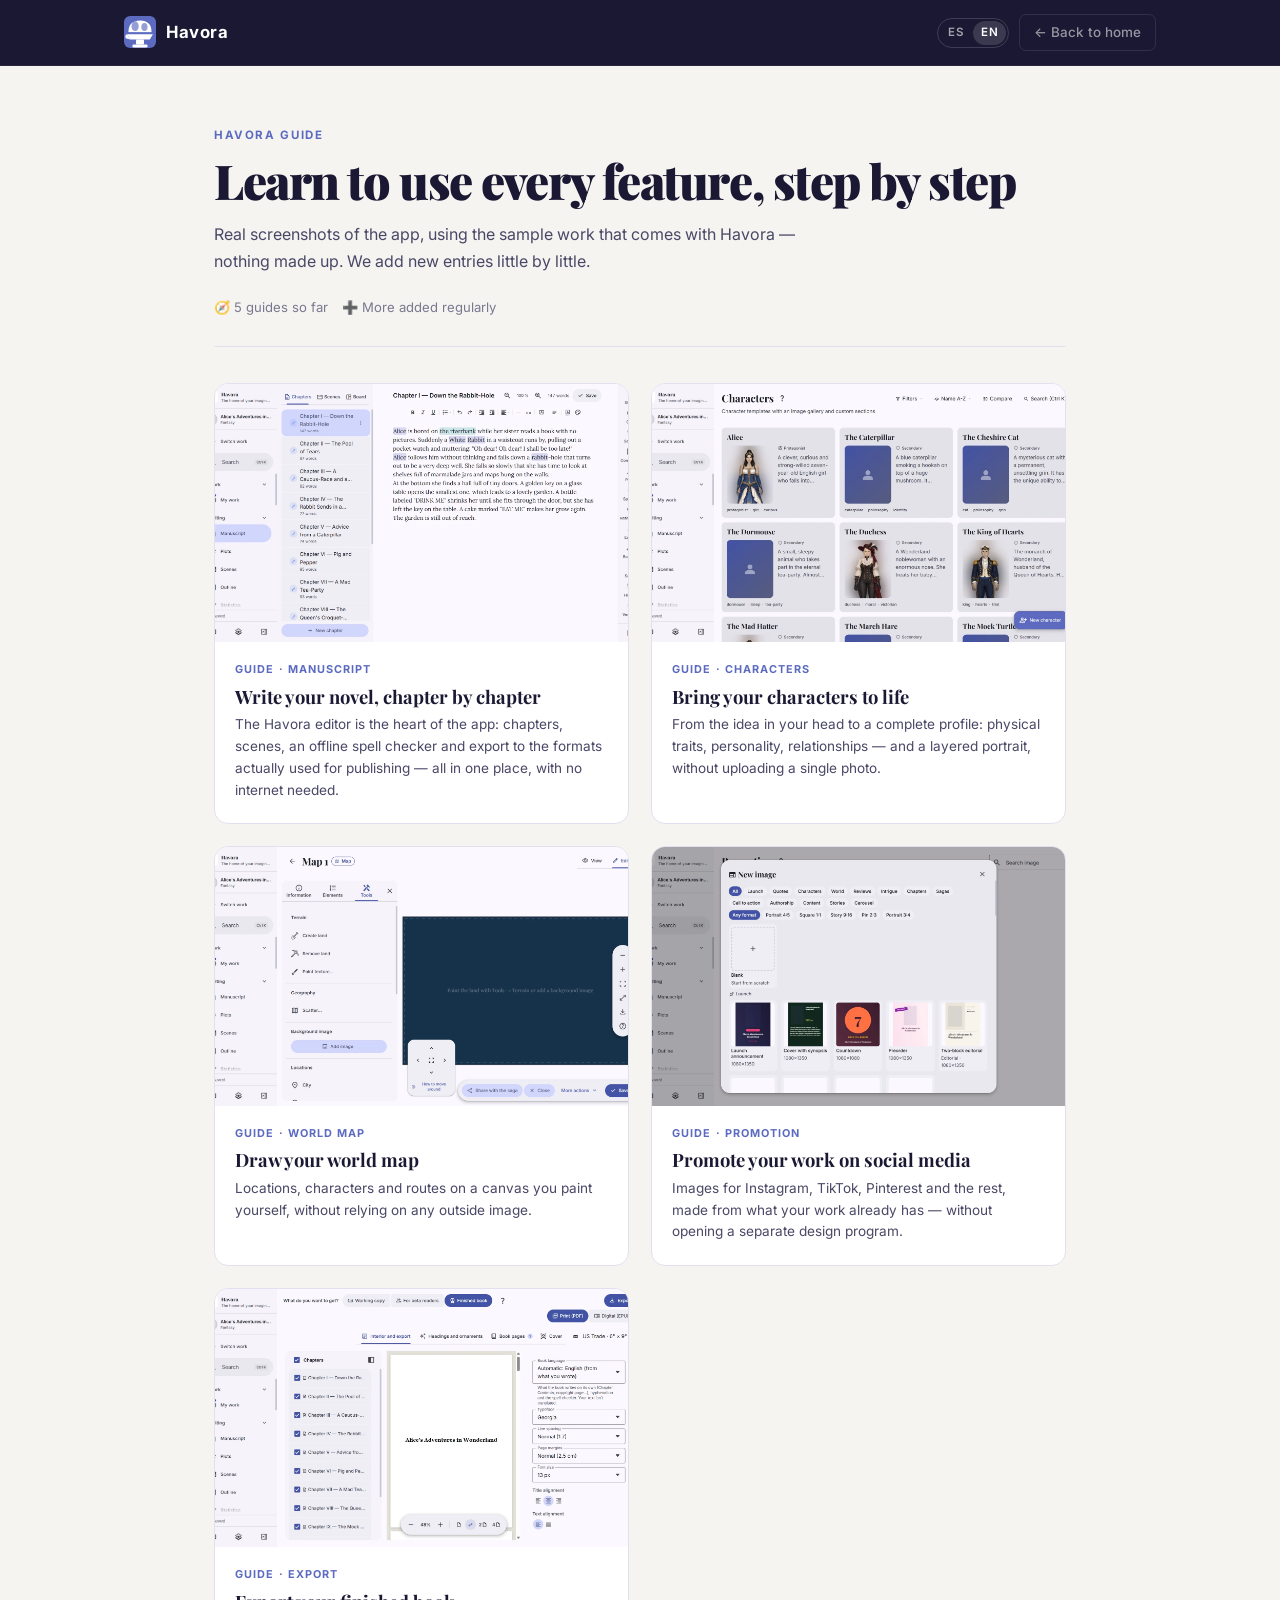
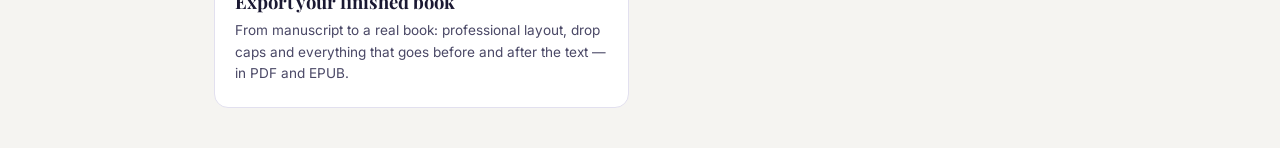
<file: guia/index.html>
<!DOCTYPE html>
<html lang="es">
<head>
<meta charset="UTF-8">
<meta name="viewport" content="width=device-width, initial-scale=1.0">
<title>Guía de Havora — aprende a usar cada función, paso a paso</title>
<meta name="description" content="Guía ilustrada de Havora: cómo escribir tu novela, crear personajes, dibujar tu mapa, promocionar tu obra y exportar tu libro terminado.">
<link rel="icon" type="image/png" href="../assets/logo.png">
<link rel="preconnect" href="https://fonts.googleapis.com">
<link rel="preconnect" href="https://fonts.gstatic.com" crossorigin>
<link href="https://fonts.googleapis.com/css2?family=Playfair+Display:wght@700;900&family=Inter:wght@400;500;600;700&display=swap" rel="stylesheet">
<style>
:root{--bg:#f5f4f1;--bg2:#ffffff;--bg3:#f0eff9;--accent:#5c6bc0;--accent-h:#7e57c2;--text:#1a1832;--text2:#4a4866;--muted:#7a788f;--border:#e2e0ef;--sidebar:#1a1832;--r:12px;--serif:'Playfair Display',Georgia,serif;--sans:'Inter',system-ui,sans-serif}
@media(prefers-color-scheme:dark){:root:not([data-theme=light]){--bg:#0f0e1a;--bg2:#1a1832;--bg3:#221f38;--accent:#7c88d4;--accent-h:#9b83da;--text:#eceaf8;--text2:#b0adc8;--muted:#8c89a8;--border:#2d2a4a}}
:root[data-theme=dark]{--bg:#0f0e1a;--bg2:#1a1832;--bg3:#221f38;--accent:#7c88d4;--accent-h:#9b83da;--text:#eceaf8;--text2:#b0adc8;--muted:#8c89a8;--border:#2d2a4a}
:root[data-theme=light]{--bg:#f5f4f1;--bg2:#ffffff;--bg3:#f0eff9;--accent:#5c6bc0;--text:#1a1832;--text2:#4a4866;--muted:#7a788f;--border:#e2e0ef}
*,*::before,*::after{box-sizing:border-box;margin:0;padding:0}
html{scroll-behavior:smooth}
body{font-family:var(--sans);background:var(--bg);color:var(--text);line-height:1.7;font-size:1rem}
img{max-width:100%;display:block}
a{color:var(--accent);text-decoration:none}
a:hover{color:var(--accent-h)}

nav{background:var(--sidebar);border-bottom:1px solid rgba(255,255,255,.06);padding:14px 0;position:sticky;top:0;z-index:100}
.nav-inner{display:flex;align-items:center;justify-content:space-between;max-width:1080px;margin:0 auto;padding:0 24px;gap:16px}
.nav-logo{display:flex;align-items:center;gap:10px;color:#fff;font-family:var(--sans);font-size:1.05rem;font-weight:700;letter-spacing:.03em;text-decoration:none}
.wf-icon{width:32px;height:32px;flex-shrink:0;display:block}
.btn-nav-back{color:rgba(255,255,255,.55);font-size:.84rem;font-weight:500;padding:6px 14px;border-radius:7px;border:1px solid rgba(255,255,255,.1);transition:all .15s;text-decoration:none;display:inline-flex;align-items:center;gap:6px}
.btn-nav-back:hover{color:#fff;border-color:rgba(255,255,255,.25)}

.doc{max-width:760px;margin:0 auto;padding:60px 24px 40px}
.doc-eyebrow{font-size:.72rem;font-weight:700;letter-spacing:.14em;text-transform:uppercase;color:var(--accent);margin-bottom:10px}
.doc-title{font-family:var(--serif);font-size:clamp(2rem,4.5vw,3rem);font-weight:900;letter-spacing:-.03em;line-height:1.08;margin-bottom:14px;color:var(--text);text-wrap:balance}
.doc-sub{font-size:1rem;color:var(--text2);margin-bottom:8px;line-height:1.7;max-width:620px}
.doc-meta{display:flex;gap:14px;flex-wrap:wrap;font-size:.82rem;color:var(--muted);margin:20px 0 44px;padding-bottom:28px;border-bottom:1px solid var(--border)}
.doc-meta span{display:inline-flex;align-items:center;gap:6px}

.g-step{display:flex;flex-direction:column;gap:18px;margin-bottom:56px}
.g-step-num{font-family:var(--serif);font-size:.85rem;font-weight:700;color:var(--accent);letter-spacing:.06em}
.g-step h2{font-family:var(--serif);font-size:1.5rem;font-weight:700;letter-spacing:-.01em;color:var(--text);margin:2px 0 4px;line-height:1.25}
.g-step p{font-size:.97rem;color:var(--text2);line-height:1.75;max-width:640px}
.g-step p+p{margin-top:10px}
.g-shot{margin:6px auto 0;max-width:680px;width:100%}
/* barra de ventana estilo Windows (Havora solo existe para Windows y Android): título a la izquierda, minimizar/maximizar/cerrar a la derecha */
.g-chrome{background:var(--sidebar);border-radius:10px 10px 0 0;height:30px;padding-left:12px;display:flex;align-items:center;justify-content:space-between;border:1px solid rgba(255,255,255,.08);border-bottom:none;color:rgba(255,255,255,.72)}
.g-title{font-size:.7rem;letter-spacing:.01em}
.g-win{display:flex;height:100%}
.g-win i{position:relative;display:block;width:40px;height:100%}
.g-min::before{content:"";position:absolute;left:15px;top:50%;width:10px;height:1px;background:currentColor}
.g-max::before{content:"";position:absolute;left:15px;top:50%;width:8px;height:8px;margin-top:-5px;border:1px solid currentColor;border-radius:1.5px}
.g-close::before,.g-close::after{content:"";position:absolute;left:14px;top:50%;width:12px;height:1px;background:currentColor;transform:rotate(45deg)}
.g-close::after{transform:rotate(-45deg)}

.g-imgwrap{border:1px solid rgba(255,255,255,.08);border-top:none;border-radius:0 0 10px 10px;overflow:hidden;background:var(--bg3);box-shadow:0 16px 40px -20px rgba(0,0,0,.35)}
.g-imgwrap img{width:100%;height:auto;display:block}
.g-shots-pair{display:flex;gap:16px;flex-wrap:wrap;max-width:680px;margin:6px auto 0}
.g-shots-pair .g-shot{flex:1 1 300px;max-width:none;margin:0}

.g-tip{background:color-mix(in srgb,var(--accent) 9%,transparent);border-left:3px solid var(--accent);padding:14px 18px;border-radius:0 var(--r) var(--r) 0;margin:0 0 44px;font-size:.9rem;color:var(--text2);line-height:1.65;max-width:640px}
.g-tip b{color:var(--text)}

.g-cta{max-width:680px;margin:8px auto 0;padding:36px 32px;border-radius:16px;background:var(--bg3);text-align:center}
.g-cta h3{font-family:var(--serif);font-size:1.4rem;font-weight:700;color:var(--text);margin-bottom:8px}
.g-cta p{font-size:.92rem;color:var(--text2);margin-bottom:20px}
.btn-primary{background:var(--accent);color:#fff!important;font-weight:600;font-size:.9rem;padding:12px 24px;border-radius:7px;border:none;cursor:pointer;transition:background .15s,transform .15s;display:inline-block}
.btn-primary:hover{background:var(--accent-h);transform:translateY(-1px)}

.g-more{max-width:680px;margin:56px auto 0;padding-top:28px;border-top:1px solid var(--border);display:flex;justify-content:space-between;flex-wrap:wrap;gap:14px;font-size:.88rem}
.g-more a{color:var(--text2);font-weight:600}
.g-more a:hover{color:var(--accent)}

@media(max-width:640px){.doc{padding:40px 18px 30px}.g-cta{padding:28px 20px}}
</style>
<style>
.g-grid{display:grid;grid-template-columns:1fr 1fr;gap:22px;margin-top:8px}
.g-card{display:flex;flex-direction:column;background:var(--bg2);border:1px solid var(--border);border-radius:14px;overflow:hidden;transition:transform .15s,box-shadow .15s}
.g-card:hover{transform:translateY(-3px);box-shadow:0 14px 32px -18px rgba(0,0,0,.3)}
.g-card-img{aspect-ratio:16/10;overflow:hidden;background:var(--bg3)}
.g-card-img img{width:100%;height:100%;object-fit:cover;object-position:top}
.g-card-body{padding:18px 20px 22px}
.g-card-eyebrow{font-size:.68rem;font-weight:700;letter-spacing:.1em;text-transform:uppercase;color:var(--accent);margin-bottom:6px}
.g-card-body h3{font-family:var(--serif);font-size:1.15rem;font-weight:700;color:var(--text);margin-bottom:6px;line-height:1.3}
.g-card-body p{font-size:.85rem;color:var(--text2);line-height:1.6}
@media(max-width:640px){.g-grid{grid-template-columns:1fr}}
</style>
<link rel="stylesheet" href="../css/stores.css">
</head>
<body>
<nav>
  <div class="nav-inner">
    <a href="../index.html" class="nav-logo">
      <svg class="wf-icon logo-svg" viewBox="0 0 36 36" xmlns="http://www.w3.org/2000/svg">
        <rect width="36" height="36" rx="7" fill="#5c6bc0"/>
        <path d="M5,18 Q5,5 18,5 Q31,5 31,18 Z" fill="white"/>
        <ellipse cx="12.5" cy="11.5" rx="4" ry="5.5" fill="#5c6bc0" opacity="0.65"/>
        <ellipse cx="23" cy="12.5" rx="3.5" ry="4.5" fill="#5c6bc0" opacity="0.65"/>
        <line x1="5" y1="18" x2="31" y2="18" stroke="rgba(255,255,255,.35)" stroke-width="0.8"/>
        <path d="M3.5,20.5 L32.5,20.5 L29,26.5 L7,26.5 Z" fill="white"/>
        <path d="M3.5,20.5 Q0.5,21.5 2,25 L7,26.5 Z" fill="white"/>
        <rect x="13.5" y="26.5" width="9" height="5.5" rx="1" fill="white"/>
        <rect x="9.5" y="32" width="17" height="3.5" rx="1.5" fill="white"/>
      </svg>
      <img class="wf-icon logo-png" src="../assets/logo.png" alt="" style="display:none;border-radius:7px">
      Havora
    </a>
    <div style="display:flex;align-items:center;gap:10px"><span data-lang-switch></span><a href="../index.html" class="btn-nav-back">← Volver al inicio</a></div>
  </div>
</nav>
<div class="doc" style="max-width:900px">
  <div class="doc-eyebrow">GUÍA DE HAVORA</div>
  <h1 class="doc-title">Aprende a usar cada función, paso a paso</h1>
  <p class="doc-sub">Capturas reales de la app, con la obra de ejemplo que ya trae Havora — sin inventar nada. Vamos sumando una entrada nueva de a poco.</p>
  <div class="doc-meta" style="margin-bottom:36px"><span>🧭 5 guías por ahora</span><span>➕ Se agregan más seguido</span></div>
  <div class="g-grid">
<a href="escribe-tu-novela.html" class="g-card">
    <div class="g-card-img"><img src="../assets/guia/ms-editor.webp" data-src-en="../assets/guia/ms-editor-en.webp" alt="Escribe tu novela, capítulo a capítulo" loading="lazy"></div>
    <div class="g-card-body"><div class="g-card-eyebrow">GUÍA · MANUSCRITO</div><h3>Escribe tu novela, capítulo a capítulo</h3><p>El editor de Havora es el centro de la app: capítulos, escenas, corrector ortográfico offline y exportación a los formatos que de verdad se usan para publicar — todo en un mismo lugar, sin depender de internet.</p></div>
  </a>
<a href="crea-personajes.html" class="g-card">
    <div class="g-card-img"><img src="../assets/guia/char-grid.webp" data-src-en="../assets/guia/char-grid-en.webp" alt="Da vida a tus personajes" loading="lazy"></div>
    <div class="g-card-body"><div class="g-card-eyebrow">GUÍA · PERSONAJES</div><h3>Da vida a tus personajes</h3><p>De la idea en tu cabeza a una ficha completa: rasgos físicos, personalidad, relaciones — y un retrato armado por capas, sin subir ninguna foto.</p></div>
  </a>
<a href="dibuja-tu-mapa.html" class="g-card">
    <div class="g-card-img"><img src="../assets/guia/map-edit-empty.webp" data-src-en="../assets/guia/map-edit-empty-en.webp" alt="Dibuja el mapa de tu mundo" loading="lazy"></div>
    <div class="g-card-body"><div class="g-card-eyebrow">GUÍA · MAPA DEL MUNDO</div><h3>Dibuja el mapa de tu mundo</h3><p>Locaciones, personajes y rutas sobre un lienzo que pintas tú mismo, sin depender de ninguna imagen externa.</p></div>
  </a>
<a href="promociona-tu-obra.html" class="g-card">
    <div class="g-card-img"><img src="../assets/guia/promo-templates.webp" data-src-en="../assets/guia/promo-templates-en.webp" alt="Promociona tu obra en redes" loading="lazy"></div>
    <div class="g-card-body"><div class="g-card-eyebrow">GUÍA · PROMOCIÓN</div><h3>Promociona tu obra en redes</h3><p>Imágenes para Instagram, TikTok, Pinterest y el resto, armadas con lo que ya tiene tu obra — sin abrir ningún programa de diseño aparte.</p></div>
  </a>
<a href="exporta-tu-libro.html" class="g-card">
    <div class="g-card-img"><img src="../assets/guia/ms-export.webp" data-src-en="../assets/guia/ms-export-en.webp" alt="Exporta tu libro terminado" loading="lazy"></div>
    <div class="g-card-body"><div class="g-card-eyebrow">GUÍA · EXPORTAR</div><h3>Exporta tu libro terminado</h3><p>De manuscrito a libro real: maquetación editorial, letra capital y todo lo que va antes y después del texto — en PDF y EPUB.</p></div>
  </a>
  </div>
</div>
<!-- Idioma (español / inglés): ver js/i18n.js -->
<script src="../js/i18n-en.js"></script>
<script src="../js/i18n.js"></script>
</body>
</html>
</file>
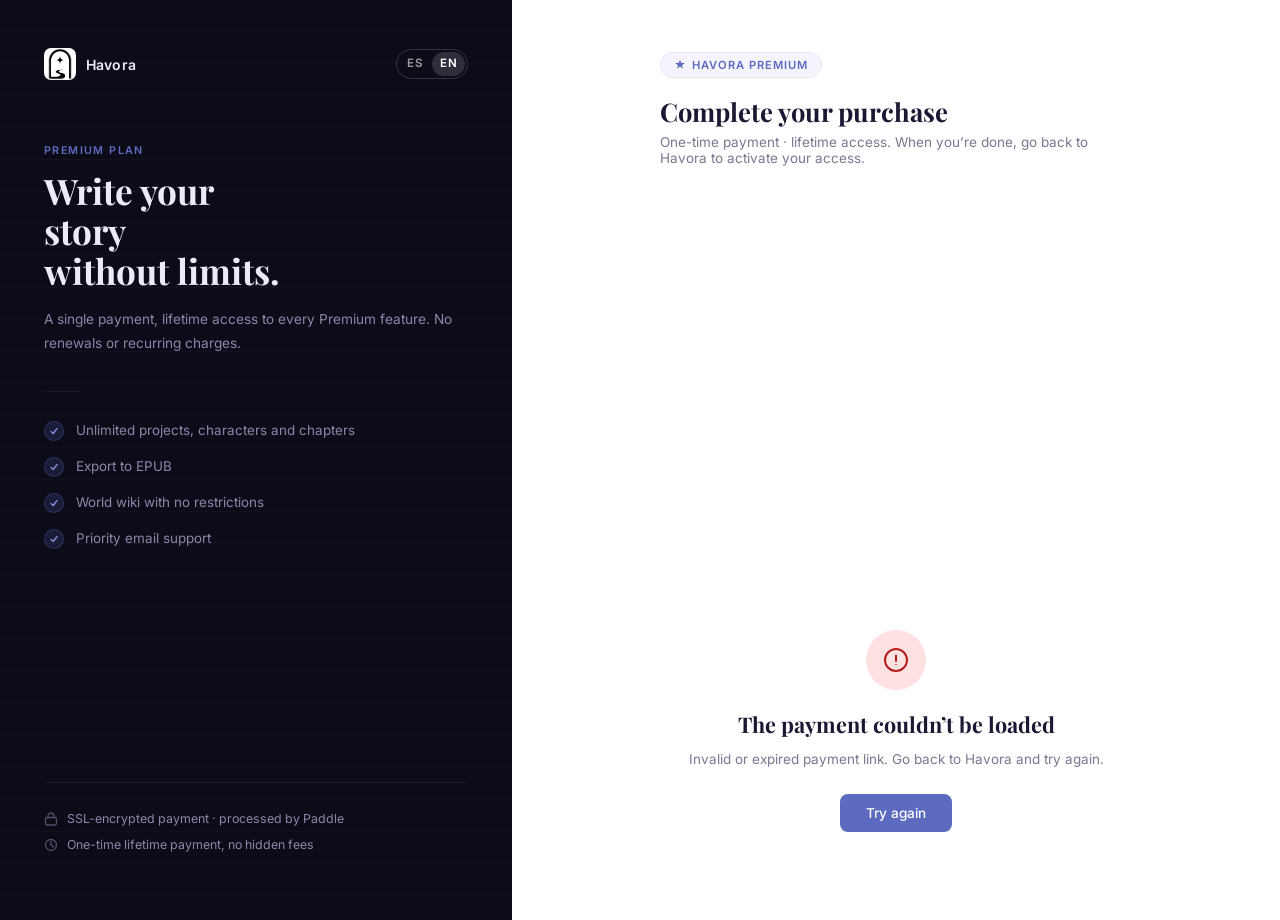
<file: checkout.html>
<!DOCTYPE html>
<html lang="es">
<head>
<meta charset="UTF-8">
<meta name="viewport" content="width=device-width, initial-scale=1.0">
<title>Havora Premium — Pago seguro</title>
<meta name="robots" content="noindex">
<link rel="icon" type="image/png" href="assets/logo.png">
<link rel="preconnect" href="https://fonts.googleapis.com">
<link rel="preconnect" href="https://fonts.gstatic.com" crossorigin>
<link href="https://fonts.googleapis.com/css2?family=Playfair+Display:wght@700&family=Inter:wght@400;500;600&display=swap" rel="stylesheet">
<style>

/* ── RESET ────────────────────────────────────────────── */
*,*::before,*::after { box-sizing: border-box; margin: 0; padding: 0; }

/* ── TOKENS ───────────────────────────────────────────── */
:root {
  --dark:         #0c0b18;
  --accent:       #5c6bc0;
  --accent-glow:  rgba(92,107,192,0.18);
  --panel-text:   #eceaf8;
  --panel-muted:  #8a87aa;
  --panel-dim:    rgba(255,255,255,0.06);

  --form-bg:      #ffffff;
  --form-text:    #1a1832;
  --form-muted:   #7a788f;
  --form-subtle:  #f5f4fc;
  --form-border:  #e8e6f4;

  --success:      #1a7a4a;
  --success-bg:   #dcf5e7;
  --error:        #b91c1c;
  --error-bg:     #fee2e2;

  --serif: 'Playfair Display', Georgia, serif;
  --sans:  'Inter', system-ui, sans-serif;
}

/* ── BASE ─────────────────────────────────────────────── */
html, body { height: 100%; }
body {
  font-family: var(--sans);
  background: var(--dark);
  color: var(--form-text);
  -webkit-font-smoothing: antialiased;
}

/* ── SPLIT LAYOUT ─────────────────────────────────────── */
.layout {
  display: flex;
  min-height: 100vh;
}

/* ── LEFT PANEL ───────────────────────────────────────── */
.panel-left {
  width: 40%;
  min-width: 300px;
  background: var(--dark);
  /* Subtle notebook-line texture — connects payment to the writing experience */
  background-image: repeating-linear-gradient(
    transparent,
    transparent 31px,
    rgba(255,255,255,0.022) 31px,
    rgba(255,255,255,0.022) 32px
  );
  padding: 48px 44px;
  display: flex;
  flex-direction: column;
  position: sticky;
  top: 0;
  height: 100vh;
  overflow: hidden;
}

.brand {
  display: flex;
  align-items: center;
  gap: 10px;
  margin-bottom: 64px;
}
.brand img {
  width: 32px;
  height: 32px;
  border-radius: 7px;
  object-fit: cover;
}
.brand-name {
  font-size: .875rem;
  font-weight: 600;
  color: var(--panel-text);
  letter-spacing: .01em;
}

.eyebrow {
  font-size: .67rem;
  font-weight: 600;
  letter-spacing: .13em;
  text-transform: uppercase;
  color: var(--accent);
  margin-bottom: 14px;
}

.panel-heading {
  font-family: var(--serif);
  font-size: 2.2rem;
  line-height: 1.13;
  color: var(--panel-text);
  margin-bottom: 18px;
}

.panel-sub {
  font-size: .855rem;
  line-height: 1.7;
  color: var(--panel-muted);
  margin-bottom: 36px;
}

.rule {
  width: 36px;
  height: 1px;
  background: var(--panel-dim);
  margin-bottom: 28px;
}

/* Feature list */
.features {
  list-style: none;
  display: flex;
  flex-direction: column;
  gap: 15px;
  flex: 1;
}
.features li {
  display: flex;
  align-items: flex-start;
  gap: 12px;
  font-size: .84rem;
  color: var(--panel-muted);
  line-height: 1.5;
}
.feat-dot {
  flex-shrink: 0;
  width: 20px;
  height: 20px;
  border-radius: 50%;
  background: var(--accent-glow);
  border: 1px solid rgba(92,107,192,0.3);
  display: flex;
  align-items: center;
  justify-content: center;
  margin-top: 1px;
}
.feat-dot svg { display: block; }

/* Trust block */
.trust {
  margin-top: auto;
  padding-top: 28px;
  border-top: 1px solid var(--panel-dim);
  display: flex;
  flex-direction: column;
  gap: 11px;
}
.trust-row {
  display: flex;
  align-items: center;
  gap: 9px;
  font-size: .775rem;
  color: var(--panel-muted);
}
.trust-row svg { flex-shrink: 0; opacity: .55; }

/* ── RIGHT PANEL ──────────────────────────────────────── */
.panel-right {
  flex: 1;
  background: var(--form-bg);
  display: flex;
  justify-content: center;
  overflow-y: auto;
  min-height: 100vh;
}

.form-wrap {
  width: 100%;
  max-width: 560px;
  padding: 52px 44px 64px;
  display: flex;
  flex-direction: column;
}

/* Plan badge */
.plan-badge {
  display: inline-flex;
  align-items: center;
  gap: 6px;
  background: var(--form-subtle);
  color: var(--accent);
  font-size: .7rem;
  font-weight: 600;
  letter-spacing: .09em;
  text-transform: uppercase;
  padding: 5px 13px;
  border-radius: 20px;
  border: 1px solid var(--form-border);
  width: fit-content;
  margin-bottom: 18px;
}

.form-heading {
  font-family: var(--serif);
  font-size: 1.6rem;
  color: var(--form-text);
  line-height: 1.2;
  margin-bottom: 7px;
}

.form-sub {
  font-size: .845rem;
  color: var(--form-muted);
  margin-bottom: 32px;
}

/* Paddle target + states */
#paddle-checkout-container {
  width: 100%;
  min-height: 420px;
}

/* Loading */
#loadingState {
  display: flex;
  flex-direction: column;
  align-items: center;
  justify-content: center;
  gap: 18px;
  min-height: 360px;
}

.spinner {
  width: 40px;
  height: 40px;
  border-radius: 50%;
  border: 2.5px solid var(--form-border);
  border-top-color: var(--accent);
  animation: spin .75s linear infinite;
}
@keyframes spin { to { transform: rotate(360deg); } }

.loading-text {
  font-size: .845rem;
  color: var(--form-muted);
}
.dots span {
  animation: blink 1.4s ease-in-out infinite;
  opacity: 0;
}
.dots span:nth-child(2) { animation-delay: .2s; }
.dots span:nth-child(3) { animation-delay: .4s; }
@keyframes blink { 0%,80%,100%{opacity:0} 40%{opacity:1} }

/* Success */
#successState {
  display: none;
  text-align: center;
  padding: 12px 0 24px;
  animation: fadeUp .4s ease both;
}
@keyframes fadeUp {
  from { opacity:0; transform:translateY(14px); }
  to   { opacity:1; transform:translateY(0); }
}

.success-icon-wrap {
  width: 72px;
  height: 72px;
  border-radius: 50%;
  background: var(--success-bg);
  display: flex;
  align-items: center;
  justify-content: center;
  margin: 0 auto 28px;
}

.check-path {
  stroke-dasharray: 42;
  stroke-dashoffset: 42;
  animation: drawCheck .5s .2s ease forwards;
}
@keyframes drawCheck { to { stroke-dashoffset: 0; } }

.success-title {
  font-family: var(--serif);
  font-size: 1.65rem;
  color: var(--form-text);
  margin-bottom: 10px;
}
.success-sub {
  font-size: .855rem;
  color: var(--form-muted);
  line-height: 1.65;
  margin-bottom: 32px;
}

.steps-card {
  background: var(--form-subtle);
  border: 1px solid var(--form-border);
  border-radius: 12px;
  padding: 24px 26px;
  text-align: left;
  margin-bottom: 24px;
}
.steps-eyebrow {
  font-size: .67rem;
  font-weight: 600;
  letter-spacing: .1em;
  text-transform: uppercase;
  color: var(--accent);
  margin-bottom: 18px;
}
.steps-list {
  list-style: none;
  display: flex;
  flex-direction: column;
  gap: 13px;
}
.steps-list li {
  display: flex;
  align-items: flex-start;
  gap: 12px;
  font-size: .845rem;
  color: var(--form-text);
  line-height: 1.5;
}
.step-n {
  flex-shrink: 0;
  width: 22px;
  height: 22px;
  border-radius: 50%;
  background: var(--accent);
  color: #fff;
  font-size: .68rem;
  font-weight: 600;
  display: flex;
  align-items: center;
  justify-content: center;
  margin-top: 1px;
}

.success-note {
  font-size: .79rem;
  color: var(--form-muted);
}

/* Error */
#errorState {
  display: none;
  text-align: center;
  padding: 12px 0 24px;
  animation: fadeUp .3s ease both;
}
.error-icon-wrap {
  width: 60px;
  height: 60px;
  border-radius: 50%;
  background: var(--error-bg);
  display: flex;
  align-items: center;
  justify-content: center;
  margin: 0 auto 20px;
}
.error-title {
  font-family: var(--serif);
  font-size: 1.35rem;
  color: var(--form-text);
  margin-bottom: 10px;
}
.error-msg {
  font-size: .845rem;
  color: var(--form-muted);
  line-height: 1.65;
  margin-bottom: 24px;
}
.btn {
  display: inline-block;
  background: var(--accent);
  color: #fff;
  font-family: var(--sans);
  font-size: .85rem;
  font-weight: 500;
  padding: 11px 26px;
  border-radius: 8px;
  border: none;
  cursor: pointer;
  text-decoration: none;
  transition: opacity .15s;
}
.btn:hover { opacity: .85; }

/* ── MOBILE ───────────────────────────────────────────── */
@media (max-width: 760px) {
  .layout { flex-direction: column; }

  .panel-left {
    position: static;
    height: auto;
    width: 100%;
    min-width: 0;
    padding: 28px 24px 24px;
    overflow: visible;
  }
  .brand { margin-bottom: 20px; }
  .panel-heading { font-size: 1.55rem; }
  .panel-sub, .features { display: none; }
  .trust {
    margin-top: 16px;
    padding-top: 16px;
    flex-direction: row;
    flex-wrap: wrap;
    gap: 8px 20px;
  }

  .panel-right { min-height: auto; }
  .form-wrap { padding: 36px 24px 52px; max-width: 100%; }
}

@media (max-width: 440px) {
  .form-wrap { padding: 28px 18px 44px; }
}

</style>
</head>
<body>

<div class="layout">

  <!-- ═══════════════════════════════════════
       PANEL IZQUIERDO — Marca y beneficios
  ══════════════════════════════════════════ -->
  <aside class="panel-left">

    <div class="brand">
      <img src="assets/logo.png" alt="Havora">
      <span class="brand-name">Havora</span>
      <span data-lang-switch="dark" style="margin-left:auto"></span>
    </div>

    <div class="eyebrow">Plan Premium</div>

    <h1 class="panel-heading">Escribe tu<br>historia<br>sin límites.</h1>

    <p class="panel-sub">
      Pago único, acceso de por vida a todas las funciones Premium.
      Sin renovaciones ni cargos recurrentes.
    </p>

    <div class="rule"></div>

    <ul class="features">
      <li>
        <span class="feat-dot">
          <svg width="10" height="10" viewBox="0 0 10 10" fill="none">
            <polyline points="2,5.5 4.2,7.5 8,2.5" stroke="#7c88d4" stroke-width="1.5" stroke-linecap="round" stroke-linejoin="round"/>
          </svg>
        </span>
        Proyectos, personajes y capítulos ilimitados
      </li>
      <li>
        <span class="feat-dot">
          <svg width="10" height="10" viewBox="0 0 10 10" fill="none">
            <polyline points="2,5.5 4.2,7.5 8,2.5" stroke="#7c88d4" stroke-width="1.5" stroke-linecap="round" stroke-linejoin="round"/>
          </svg>
        </span>
        Exportación a EPUB
      </li>
      <li>
        <span class="feat-dot">
          <svg width="10" height="10" viewBox="0 0 10 10" fill="none">
            <polyline points="2,5.5 4.2,7.5 8,2.5" stroke="#7c88d4" stroke-width="1.5" stroke-linecap="round" stroke-linejoin="round"/>
          </svg>
        </span>
        Wiki del mundo sin restricciones
      </li>
      <li>
        <span class="feat-dot">
          <svg width="10" height="10" viewBox="0 0 10 10" fill="none">
            <polyline points="2,5.5 4.2,7.5 8,2.5" stroke="#7c88d4" stroke-width="1.5" stroke-linecap="round" stroke-linejoin="round"/>
          </svg>
        </span>
        Soporte prioritario por email
      </li>
    </ul>

    <div class="trust">
      <div class="trust-row">
        <svg width="14" height="14" viewBox="0 0 14 14" fill="none" stroke="#8a87aa" stroke-width="1.3" stroke-linecap="round">
          <rect x="1.5" y="5.5" width="11" height="7.5" rx="1.5"/>
          <path d="M4 5.5V4A3 3 0 0 1 10 4v1.5"/>
        </svg>
        Pago cifrado SSL · procesado por Paddle
      </div>
      <div class="trust-row">
        <svg width="14" height="14" viewBox="0 0 14 14" fill="none" stroke="#8a87aa" stroke-width="1.3" stroke-linecap="round">
          <circle cx="7" cy="7" r="5.5"/>
          <polyline points="7,3.5 7,7 9.5,9"/>
        </svg>
        Pago único de por vida, sin cargos ocultos
      </div>
    </div>

  </aside>

  <!-- ═══════════════════════════════════════
       PANEL DERECHO — Formulario de pago
  ══════════════════════════════════════════ -->
  <main class="panel-right">
    <div class="form-wrap">

      <div class="plan-badge">
        <svg width="12" height="12" viewBox="0 0 12 12" fill="none">
          <path d="M6 1 7.4 4H11l-3 2.2 1.1 3.3L6 7.5l-3.1 2 1.1-3.3L1 4h3.6z" fill="#5c6bc0"/>
        </svg>
        Havora Premium
      </div>

      <h2 class="form-heading">Completa tu compra</h2>
      <p class="form-sub">Pago único · acceso de por vida. Al terminar, vuelve a Havora para activar tu acceso.</p>

      <!-- Paddle inyecta el iframe aquí -->
      <div id="paddle-checkout-container">
        <div id="loadingState">
          <div class="spinner"></div>
          <p class="loading-text">
            Cargando pantalla de pago<span class="dots"><span>.</span><span>.</span><span>.</span></span>
          </p>
        </div>
      </div>

      <!-- Estado: pago completado -->
      <div id="successState">
        <div class="success-icon-wrap">
          <svg width="40" height="40" viewBox="0 0 40 40" fill="none">
            <circle cx="20" cy="20" r="20" fill="#dcf5e7"/>
            <polyline class="check-path"
              points="12,21 18,27 29,13"
              stroke="#1a7a4a" stroke-width="2.8"
              stroke-linecap="round" stroke-linejoin="round"/>
          </svg>
        </div>
        <h2 class="success-title">¡Bienvenido a Premium!</h2>
        <p class="success-sub">
          Tu pago fue procesado exitosamente.<br>
          Sigue estos pasos para activar tu acceso en Havora.
        </p>
        <div class="steps-card">
          <div class="steps-eyebrow">Cómo activar tu licencia</div>
          <ol class="steps-list">
            <li><span class="step-n">1</span> Abre Havora en tu computadora</li>
            <li><span class="step-n">2</span> Ve a <strong>Configuración → Licencia</strong></li>
            <li><span class="step-n">3</span> Ingresa el email con el que pagaste</li>
            <li><span class="step-n">4</span> Presiona <strong>Verificar</strong></li>
          </ol>
        </div>
        <p class="success-note">También recibirás un correo de confirmación de Paddle.</p>
      </div>

      <!-- Estado: error -->
      <div id="errorState">
        <div class="error-icon-wrap">
          <svg width="26" height="26" viewBox="0 0 26 26" fill="none" stroke="#b91c1c" stroke-width="2" stroke-linecap="round">
            <circle cx="13" cy="13" r="11"/>
            <line x1="13" y1="8.5" x2="13" y2="14"/>
            <circle cx="13" cy="17.5" r=".75" fill="#b91c1c" stroke="none"/>
          </svg>
        </div>
        <h3 class="error-title">No se pudo cargar el pago</h3>
        <p class="error-msg" id="errorMsg">El enlace expiró o hubo un problema de conexión. Vuelve a Havora e intenta de nuevo.</p>
        <button class="btn" onclick="location.reload()">Reintentar</button>
      </div>

    </div>
  </main>

</div>

<!-- Idioma (español / inglés): ver js/i18n.js -->
<script src="js/i18n-en.js"></script>
<script src="js/i18n.js"></script>
<script src="https://cdn.paddle.com/paddle/v2/paddle.js"></script>
<script>
(function () {
  var params    = new URLSearchParams(window.location.search);
  var txnId     = params.get('_ptxn');
  var sandbox   = params.get('sandbox') === 'true';
  var loading   = document.getElementById('loadingState');
  var success   = document.getElementById('successState');
  var errorBox  = document.getElementById('errorState');
  var errorMsg  = document.getElementById('errorMsg');
  var container = document.getElementById('paddle-checkout-container');

  function showError(msg) {
    loading.style.display  = 'none';
    errorBox.style.display = 'block';
    if (msg) errorMsg.textContent = msg;
  }

  if (!txnId) {
    showError(hvT('Enlace de pago inválido o expirado. Vuelve a Havora e intenta de nuevo.'));
    return;
  }

  var attempts = 0;
  function init() {
    if (typeof Paddle === 'undefined') {
      if (++attempts > 60) {
        showError(hvT('Paddle.js no cargó. Verifica tu conexión a internet e intenta de nuevo.'));
        return;
      }
      setTimeout(init, 100);
      return;
    }

    if (sandbox) Paddle.Environment.set('sandbox');

    Paddle.Initialize({
      token: 'live_4ca17cc193f25d10f7c52b7209c',
      eventCallback: function (event) {
        if (event.name === 'checkout.completed') {
          container.style.display = 'none';
          success.style.display   = 'block';
        }
        if (event.name === 'checkout.error') {
          showError(hvT('Error al procesar el pago: {msg}', { msg: (event.data && event.data.code) || hvT('desconocido') }));
        }
        if (event.name === 'checkout.loaded') {
          loading.style.display = 'none';
        }
      }
    });

    try {
      Paddle.Checkout.open({
        transactionId: txnId,
        settings: {
          locale:             window.HV_LANG === 'en' ? 'en' : 'es',
          displayMode:        'inline',
          frameTarget:        'paddle-checkout-container',
          frameInitialHeight: 450,
          frameStyle:         'width:100%;min-width:312px;background:transparent;border:none;'
        }
      });
    } catch (e) {
      showError(hvT('Error al abrir el checkout: {msg}', { msg: e.message }));
    }
  }

  init();
})();
</script>
</body>
</html>
</file>
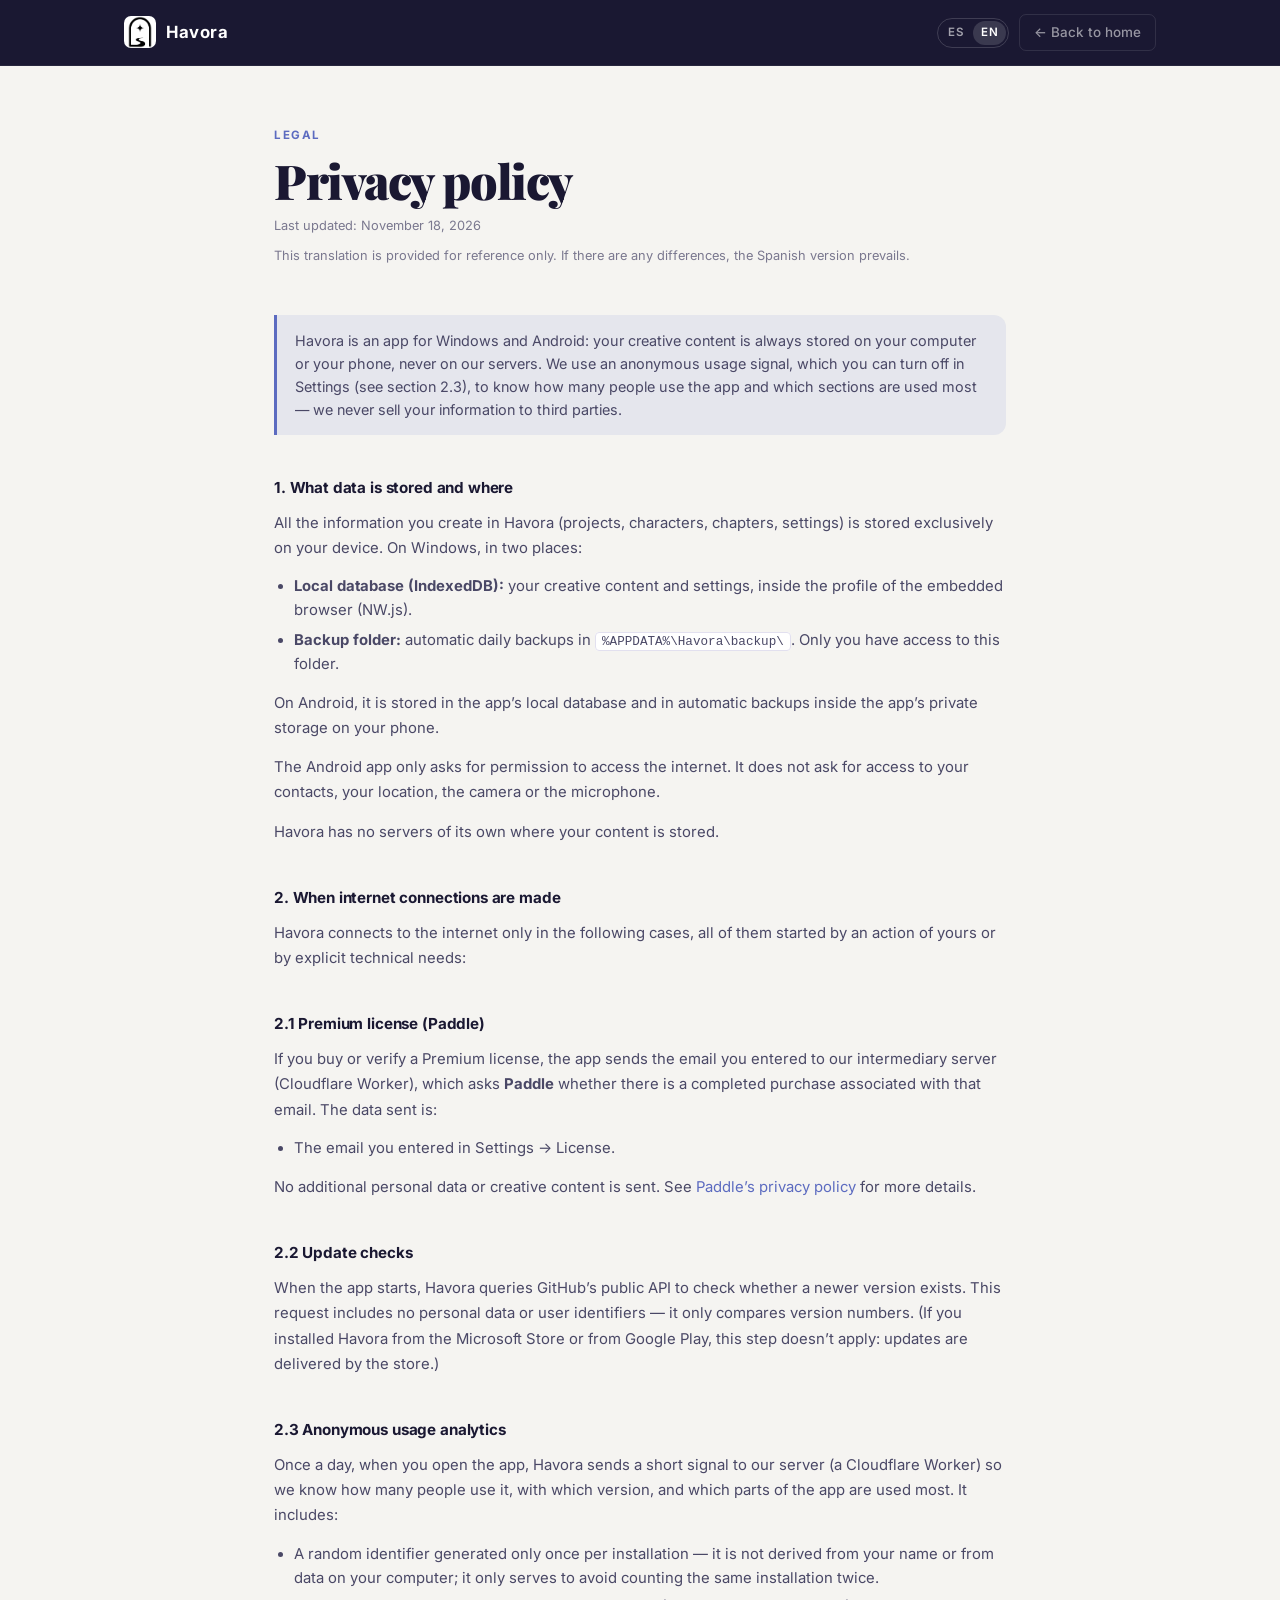
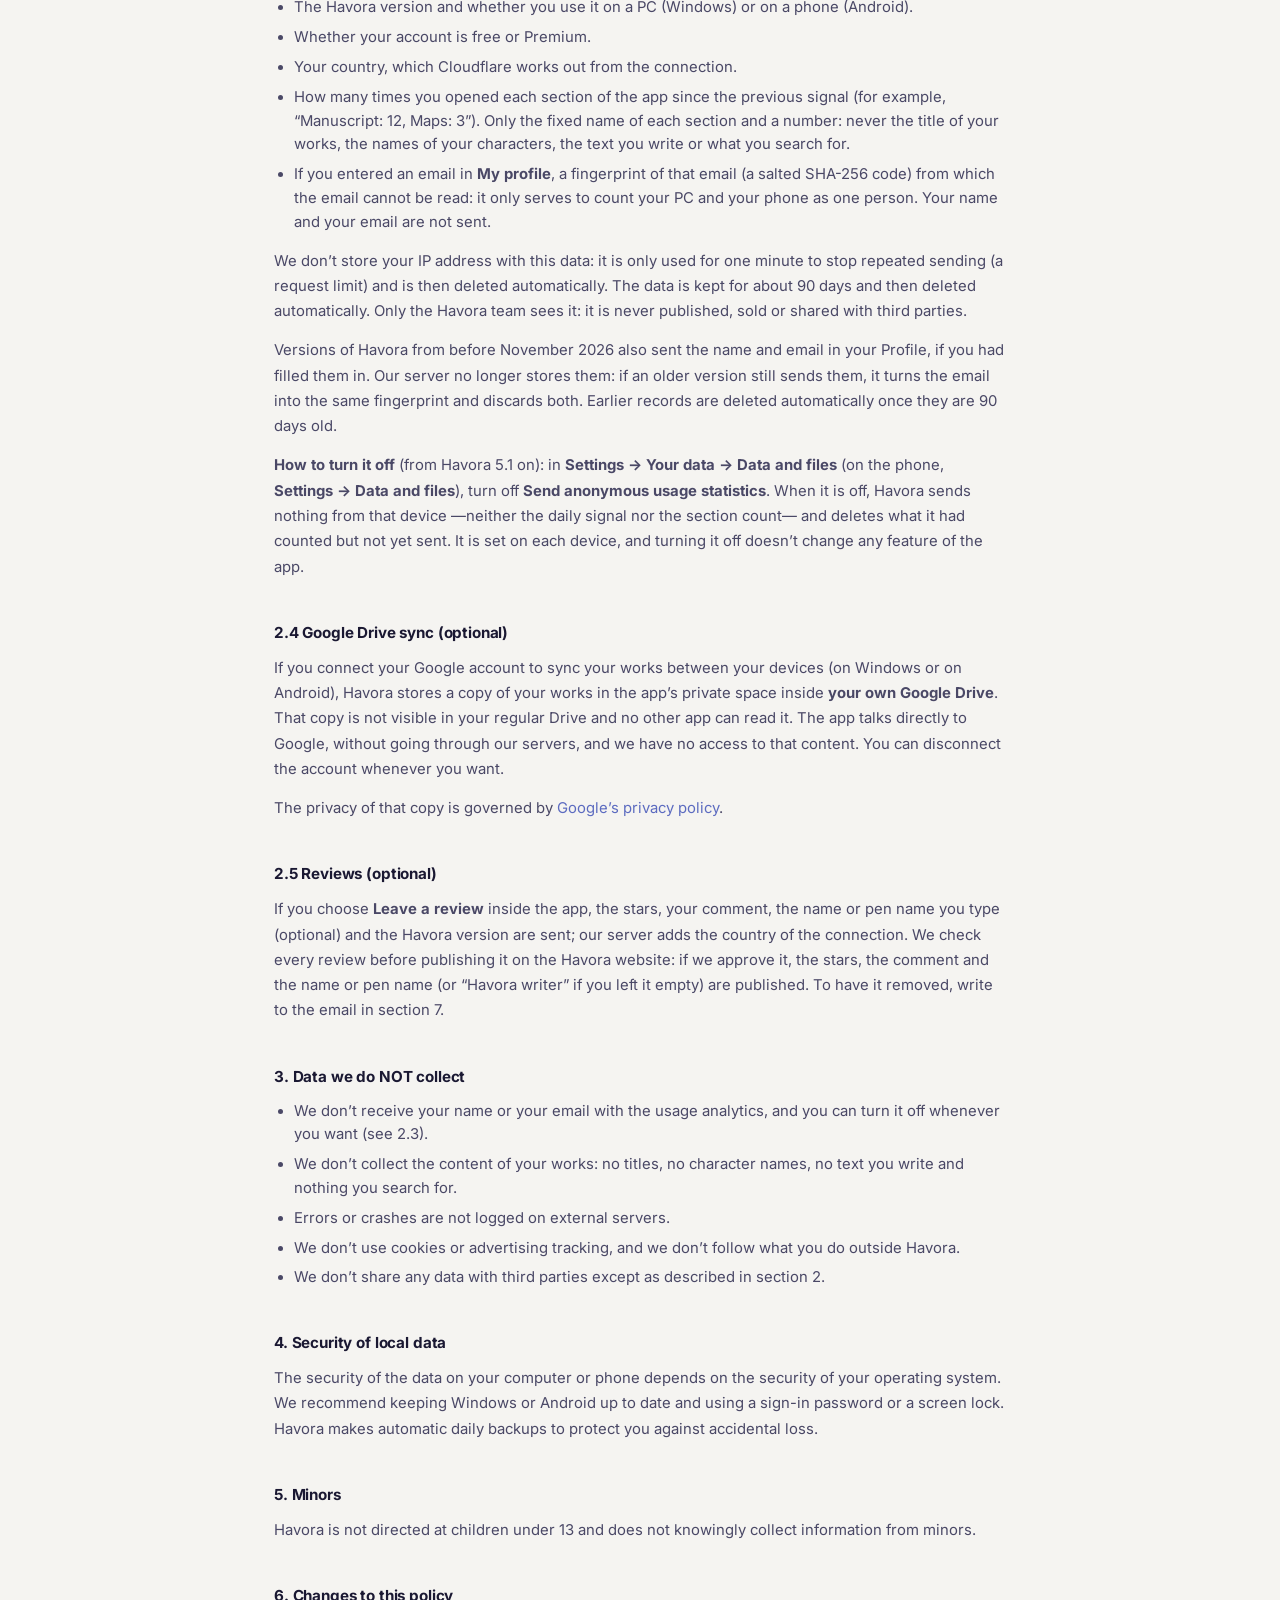
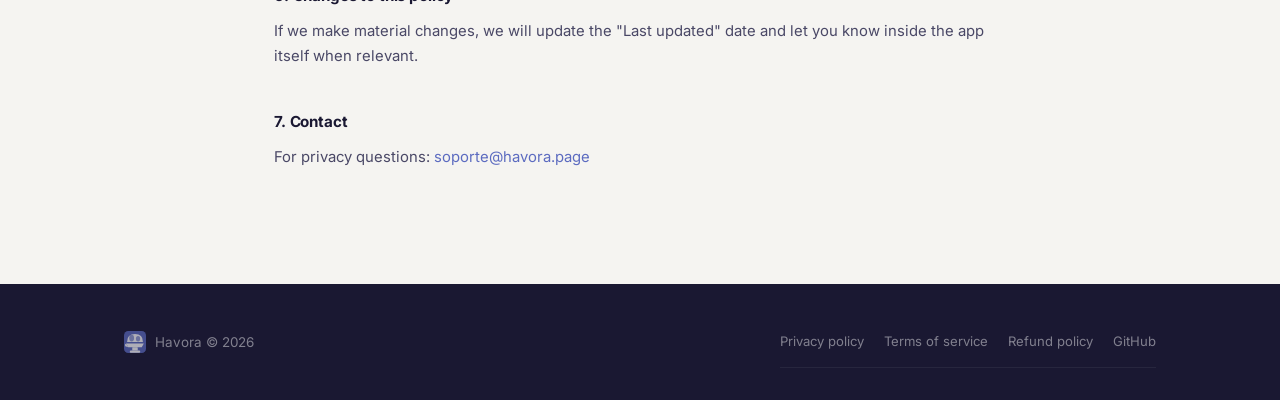
<file: privacy.html>
<!DOCTYPE html>
<html lang="es">
<head>
<meta charset="UTF-8">
<meta name="viewport" content="width=device-width, initial-scale=1.0">
<title>Política de privacidad — Havora</title>
<link rel="icon" type="image/png" href="assets/logo.png">
<link rel="preconnect" href="https://fonts.googleapis.com">
<link rel="preconnect" href="https://fonts.gstatic.com" crossorigin>
<link href="https://fonts.googleapis.com/css2?family=Playfair+Display:wght@700;900&family=Inter:wght@400;500;600;700&display=swap" rel="stylesheet">
<style>
:root{--bg:#f5f4f1;--bg2:#ffffff;--accent:#5c6bc0;--accent-h:#7e57c2;--text:#1a1832;--text2:#4a4866;--muted:#7a788f;--border:#e2e0ef;--sidebar:#1a1832;--r:12px;--serif:'Playfair Display',Georgia,serif;--sans:'Inter',system-ui,sans-serif}
@media(prefers-color-scheme:dark){:root:not([data-theme=light]){--bg:#0f0e1a;--bg2:#1a1832;--accent:#7c88d4;--accent-h:#9b83da;--text:#eceaf8;--text2:#b0adc8;--muted:#8c89a8;--border:#2d2a4a}}
:root[data-theme=dark]{--bg:#0f0e1a;--bg2:#1a1832;--accent:#7c88d4;--accent-h:#9b83da;--text:#eceaf8;--text2:#b0adc8;--muted:#8c89a8;--border:#2d2a4a}
:root[data-theme=light]{--bg:#f5f4f1;--bg2:#ffffff;--accent:#5c6bc0;--text:#1a1832;--text2:#4a4866;--muted:#7a788f;--border:#e2e0ef}
*,*::before,*::after{box-sizing:border-box;margin:0;padding:0}
html{scroll-behavior:smooth}
body{font-family:var(--sans);background:var(--bg);color:var(--text);line-height:1.7;font-size:1rem}
a{color:var(--accent);text-decoration:none}
a:hover{color:var(--accent-h)}

/* ── NAV ── */
nav{background:var(--sidebar);border-bottom:1px solid rgba(255,255,255,.06);padding:14px 0;position:sticky;top:0;z-index:100}
.nav-inner{display:flex;align-items:center;justify-content:space-between;max-width:1080px;margin:0 auto;padding:0 24px;gap:16px}
.nav-logo{display:flex;align-items:center;gap:10px;color:#fff;font-family:var(--sans);font-size:1.05rem;font-weight:700;letter-spacing:.03em;text-decoration:none}
.wf-icon{width:32px;height:32px;flex-shrink:0;display:block}
.btn-nav-back{color:rgba(255,255,255,.55);font-size:.84rem;font-weight:500;padding:6px 14px;border-radius:7px;border:1px solid rgba(255,255,255,.1);transition:all .15s;text-decoration:none;display:inline-flex;align-items:center;gap:6px}
.btn-nav-back:hover{color:#fff;border-color:rgba(255,255,255,.25)}

/* ── DOC ── */
.doc{max-width:780px;margin:0 auto;padding:60px 24px 100px}
.doc-eyebrow{font-size:.72rem;font-weight:700;letter-spacing:.14em;text-transform:uppercase;color:var(--accent);margin-bottom:10px}
.doc-title{font-family:var(--serif);font-size:clamp(2rem,4.5vw,3rem);font-weight:900;letter-spacing:-.03em;line-height:1.08;margin-bottom:8px;color:var(--text)}
.doc-updated{font-size:.8rem;color:var(--muted);margin-bottom:48px}
.doc-note{background:color-mix(in srgb,var(--accent) 10%,transparent);border-left:3px solid var(--accent);padding:14px 18px;border-radius:0 var(--r) var(--r) 0;margin:0 0 40px;font-size:.9rem;color:var(--text2);line-height:1.6}
h2{font-family:var(--sans);font-size:.95rem;font-weight:700;color:var(--text);margin:40px 0 10px;letter-spacing:-.01em}
h2:first-of-type{margin-top:0}
p{color:var(--text2);margin-bottom:14px;font-size:.93rem;line-height:1.7}
ul{color:var(--text2);font-size:.93rem;padding-left:20px;margin-bottom:14px;display:flex;flex-direction:column;gap:6px}
li{line-height:1.6}
p code,li code{font-size:.85em;background:var(--bg2);border:1px solid var(--border);padding:1px 6px;border-radius:4px;font-family:monospace}

/* ── FOOTER ── */
footer{background:var(--sidebar);padding:32px 0}
.footer-inner{display:flex;align-items:center;justify-content:space-between;flex-wrap:wrap;gap:16px;max-width:1080px;margin:0 auto;padding:0 24px}
.footer-logo{display:flex;align-items:center;gap:9px;color:rgba(255,255,255,.45);font-size:.84rem;text-decoration:none}
.footer-logo .wf-icon{width:22px;height:22px;opacity:.65}
.footer-links{display:flex;gap:20px;flex-wrap:wrap}
.footer-links a{font-size:.82rem;color:rgba(255,255,255,.45);text-decoration:none}
.footer-links a:hover{color:#fff}
</style>
</head>
<body>

<nav>
  <div class="nav-inner">
    <a href="index.html" class="nav-logo">
      <svg class="wf-icon logo-svg" viewBox="0 0 36 36" xmlns="http://www.w3.org/2000/svg">
        <rect width="36" height="36" rx="7" fill="#5c6bc0"/>
        <path d="M5,18 Q5,5 18,5 Q31,5 31,18 Z" fill="white"/>
        <ellipse cx="12.5" cy="11.5" rx="4" ry="5.5" fill="#5c6bc0" opacity="0.65"/>
        <ellipse cx="23" cy="12.5" rx="3.5" ry="4.5" fill="#5c6bc0" opacity="0.65"/>
        <line x1="5" y1="18" x2="31" y2="18" stroke="rgba(255,255,255,.35)" stroke-width="0.8"/>
        <path d="M3.5,20.5 L32.5,20.5 L29,26.5 L7,26.5 Z" fill="white"/>
        <path d="M3.5,20.5 Q0.5,21.5 2,25 L7,26.5 Z" fill="white"/>
        <rect x="13.5" y="26.5" width="9" height="5.5" rx="1" fill="white"/>
        <rect x="9.5" y="32" width="17" height="3.5" rx="1.5" fill="white"/>
      </svg>
      <img class="wf-icon logo-png" src="assets/logo.png" alt="" style="display:none;border-radius:7px">
      Havora
    </a>
    <div style="display:flex;align-items:center;gap:10px"><span data-lang-switch></span><a href="index.html" class="btn-nav-back">← Volver al inicio</a></div>
  </div>
</nav>

<div class="doc">
  <div class="doc-eyebrow">Legal</div>
  <h1 class="doc-title">Política de privacidad</h1>
  <p class="doc-updated">Última actualización: 18 de noviembre de 2026</p>
  <p class="doc-updated" data-i18n-en-only hidden style="margin-top:-40px">Esta traducción es solo de referencia. Si hay diferencias, vale la versión en español.</p>

  <div class="doc-note">
    Havora es una aplicación para Windows y Android: tu contenido creativo se guarda siempre en tu equipo o tu celular, nunca en nuestros servidores. Usamos una señal anónima de uso, que puedes apagar en Configuración (ver punto 2.3), para saber cuánta gente usa la app y qué secciones se usan más — nunca vendemos tu información a terceros.
  </div>

  <h2>1. Qué datos se almacenan y dónde</h2>
  <p>Toda la información que creas en Havora (proyectos, personajes, capítulos, configuración) se guarda exclusivamente en tu dispositivo. En Windows, en dos ubicaciones:</p>
  <ul>
    <li><strong>Base de datos local (IndexedDB):</strong> tu contenido creativo y configuración, dentro del perfil del navegador embebido (NW.js).</li>
    <li><strong>Carpeta de backups:</strong> copias de seguridad automáticas diarias en <code>%APPDATA%\Havora\backup\</code>. Solo tú tienes acceso a esta carpeta.</li>
  </ul>
  <p>En Android, se guarda en la base de datos local de la app y en copias de seguridad automáticas dentro del almacenamiento privado de la app en tu celular.</p>
  <p>La app de Android solo pide permiso de acceso a internet. No pide acceso a tus contactos, tu ubicación, la cámara ni el micrófono.</p>
  <p>Havora no tiene servidores propios donde se almacene tu contenido.</p>

  <h2>2. Cuándo se realizan conexiones a internet</h2>
  <p>Havora realiza conexiones a internet únicamente en los siguientes casos, todos iniciados por una acción tuya o por necesidades técnicas explícitas:</p>

  <h2>2.1 Licencia Premium (Paddle)</h2>
  <p>Si compras o verificas una licencia Premium, la aplicación envía el email que ingresaste a nuestro servidor intermediario (Cloudflare Worker), que consulta a <strong>Paddle</strong> si existe una compra completada asociada a ese email. Los datos que se envían son:</p>
  <ul>
    <li>El email que ingresaste en Configuración → Licencia.</li>
  </ul>
  <p>No se envía ningún dato personal adicional ni contenido creativo. Consulta la <a href="https://www.paddle.com/legal/privacy" target="_blank" rel="noopener">política de privacidad de Paddle</a> para más detalles.</p>

  <h2>2.2 Verificación de actualizaciones</h2>
  <p>Al iniciar la aplicación, Havora consulta la API pública de GitHub para verificar si existe una versión más nueva. Esta petición no incluye datos personales ni identificadores de usuario — solo compara números de versión. (Si instalaste Havora desde la Microsoft Store o desde Google Play, este paso no aplica: las actualizaciones las entrega la tienda.)</p>

  <h2>2.3 Analítica de uso anónima</h2>
  <p>Una vez al día, al abrir la aplicación, Havora envía una señal breve a nuestro servidor (un Cloudflare Worker) para saber cuánta gente la usa, con qué versión y qué partes de la app se usan más. Incluye:</p>
  <ul>
    <li>Un identificador al azar generado una sola vez por instalación — no se deriva de tu nombre ni de datos de tu equipo, solo sirve para no contar dos veces la misma instalación.</li>
    <li>La versión de Havora y si la usas en la PC (Windows) o en el celular (Android).</li>
    <li>Si tu cuenta es gratuita o Premium.</li>
    <li>Tu país, que Cloudflare deduce de la conexión.</li>
    <li>Cuántas veces abriste cada sección de la app desde la señal anterior (por ejemplo, «Manuscrito: 12, Mapas: 3»). Solo el nombre fijo de cada sección y un número: nunca el título de tus obras, los nombres de tus personajes, el texto que escribes ni lo que buscas.</li>
    <li>Si escribiste un correo en <strong>Mi perfil</strong>, una huella de ese correo (un código SHA-256 con sal) que no permite leer el correo: solo sirve para contar tu PC y tu celular como una sola persona. Tu nombre y tu correo no viajan.</li>
  </ul>
  <p>No guardamos tu dirección IP con estos datos: solo se usa durante un minuto para frenar envíos repetidos (un límite de solicitudes) y después se borra sola. Los datos se conservan unos 90 días y luego se eliminan automáticamente. Solo los ve el equipo de Havora: nunca se publican, se venden ni se comparten con terceros.</p>
  <p>Las versiones de Havora anteriores a noviembre de 2026 enviaban también el nombre y el correo de tu Perfil, si los habías completado. Hoy nuestro servidor no los guarda: si una versión anterior todavía los manda, convierte el correo en la misma huella y descarta los dos. Los registros anteriores se borran solos al cumplir los 90 días.</p>
  <p><strong>Cómo apagarla</strong> (desde Havora 5.1): en <strong>Configuración → Tus datos → Datos y archivos</strong> (en el celular, <strong>Configuración → Datos y archivos</strong>), apaga <strong>Enviar estadísticas de uso anónimas</strong>. Apagada, Havora no envía nada desde ese equipo —ni la señal diaria ni el conteo de secciones— y borra lo que tenía contado sin enviar. Se elige en cada equipo, y apagarla no cambia ninguna función de la app.</p>

  <h2>2.4 Sincronización con Google Drive (opcional)</h2>
  <p>Si conectas tu cuenta de Google para sincronizar tus obras entre tus equipos (en Windows o en Android), Havora guarda una copia de tus obras en el espacio privado de la app dentro de <strong>tu propio Google Drive</strong>. Esa copia no se ve en tu Drive normal y ninguna otra app puede leerla. La app se comunica directamente con Google, sin pasar por servidores nuestros, y nosotros no tenemos acceso a ese contenido. Puedes desconectar la cuenta cuando quieras.</p>
  <p>La privacidad de esa copia la rige la <a href="https://policies.google.com/privacy" target="_blank" rel="noopener">política de privacidad de Google</a>.</p>

  <h2>2.5 Reseñas (opcional)</h2>
  <p>Si eliges <strong>Dejar una reseña</strong> dentro de la app, se envían las estrellas, tu comentario, el nombre o seudónimo que escribas (opcional) y la versión de Havora; nuestro servidor agrega el país de la conexión. Revisamos cada reseña antes de publicarla en el sitio de Havora: si la aprobamos, se publican las estrellas, el comentario y el nombre o seudónimo (o «Escritor/a de Havora» si lo dejaste vacío). Para que la quitemos, escríbenos al correo del punto 7.</p>

  <h2>3. Datos que NO recopilamos</h2>
  <ul>
    <li>No recibimos tu nombre ni tu correo con la analítica de uso, y puedes apagarla cuando quieras (ver 2.3).</li>
    <li>No recopilamos el contenido de tus obras: ni títulos, ni nombres de personajes, ni el texto que escribes, ni lo que buscas.</li>
    <li>No se registran errores o bloqueos en servidores externos.</li>
    <li>No usamos cookies ni rastreo publicitario, y no seguimos lo que haces fuera de Havora.</li>
    <li>No compartimos ningún dato con terceros salvo los descritos en el punto 2.</li>
  </ul>

  <h2>4. Seguridad de los datos locales</h2>
  <p>La seguridad de los datos en tu equipo o tu celular depende de la seguridad de tu sistema operativo. Recomendamos mantener Windows o Android actualizado y usar contraseña de inicio de sesión o bloqueo de pantalla. Havora realiza backups diarios automáticos para protegerte ante pérdidas accidentales.</p>

  <h2>5. Menores de edad</h2>
  <p>Havora no está dirigida a menores de 13 años y no recopila conscientemente información de menores.</p>

  <h2>6. Cambios a esta política</h2>
  <p>Si realizamos cambios materiales, actualizaremos la fecha de "Última actualización" y lo informaremos dentro de la propia aplicación cuando sea relevante.</p>

  <h2>7. Contacto</h2>
  <p>Para consultas sobre privacidad: <a href="mailto:soporte@havora.page">soporte@havora.page</a></p>
</div>

<footer>
  <div class="footer-inner">
    <a href="index.html" class="footer-logo">
      <svg class="wf-icon" viewBox="0 0 36 36" xmlns="http://www.w3.org/2000/svg">
        <rect width="36" height="36" rx="7" fill="#5c6bc0"/>
        <path d="M5,18 Q5,5 18,5 Q31,5 31,18 Z" fill="white"/>
        <ellipse cx="12.5" cy="11.5" rx="4" ry="5.5" fill="#5c6bc0" opacity="0.65"/>
        <ellipse cx="23" cy="12.5" rx="3.5" ry="4.5" fill="#5c6bc0" opacity="0.65"/>
        <path d="M3.5,20.5 L32.5,20.5 L29,26.5 L7,26.5 Z" fill="white"/>
        <path d="M3.5,20.5 Q0.5,21.5 2,25 L7,26.5 Z" fill="white"/>
        <rect x="13.5" y="26.5" width="9" height="5.5" rx="1" fill="white"/>
        <rect x="9.5" y="32" width="17" height="3.5" rx="1.5" fill="white"/>
      </svg>
      Havora &copy; 2026
    </a>
    <nav class="footer-links">
      <a href="privacy.html">Política de privacidad</a>
      <a href="terms.html">Términos de servicio</a>
      <a href="refund.html">Política de reembolsos</a>
      <a href="https://github.com/havorawb/havora" target="_blank" rel="noopener">GitHub</a>
    </nav>
  </div>
</footer>

<!-- Idioma (español / inglés): ver js/i18n.js -->
<script src="js/i18n-en.js"></script>
<script src="js/i18n.js"></script>
<script>
(function(){var t=new Image();t.onload=function(){document.querySelectorAll('.logo-svg').forEach(function(e){e.style.display='none'});document.querySelectorAll('.logo-png').forEach(function(e){e.style.display='block'})};t.src='assets/logo.png'})();
</script>
</body>
</html>
</file>
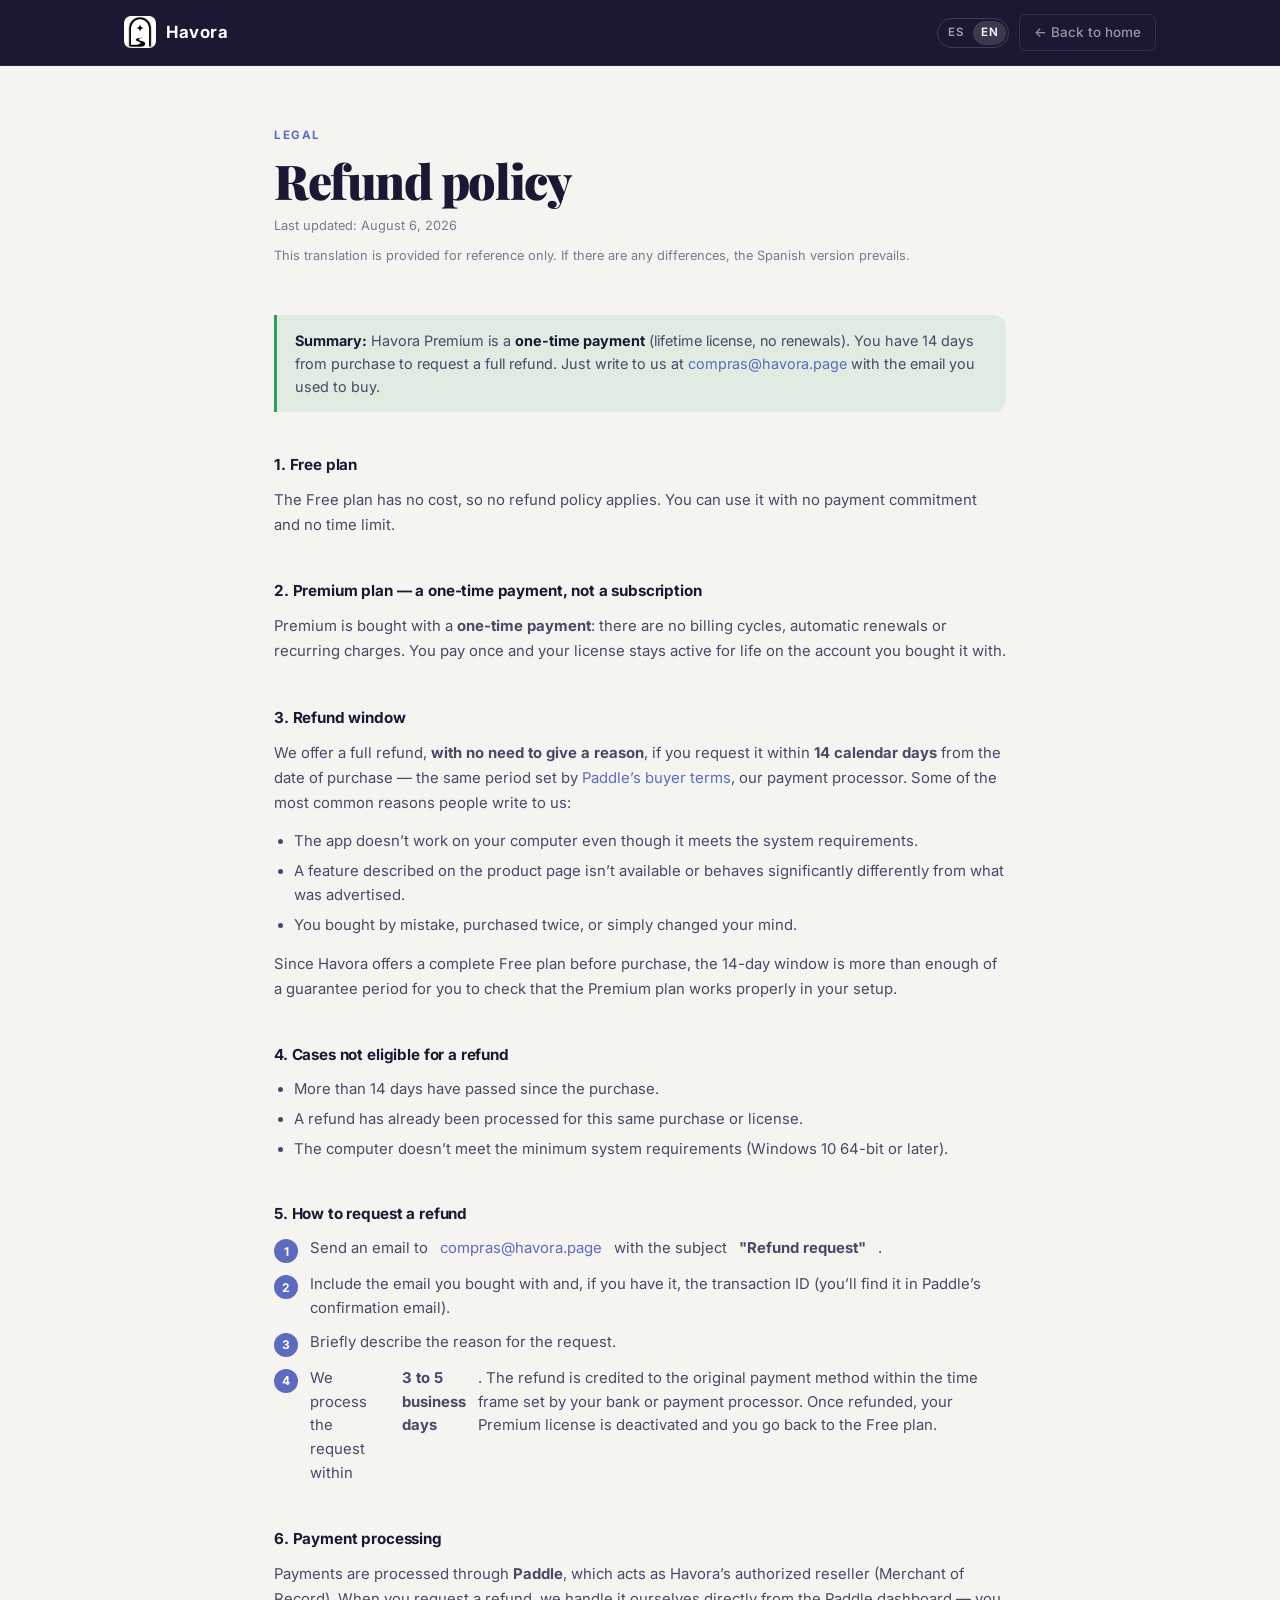
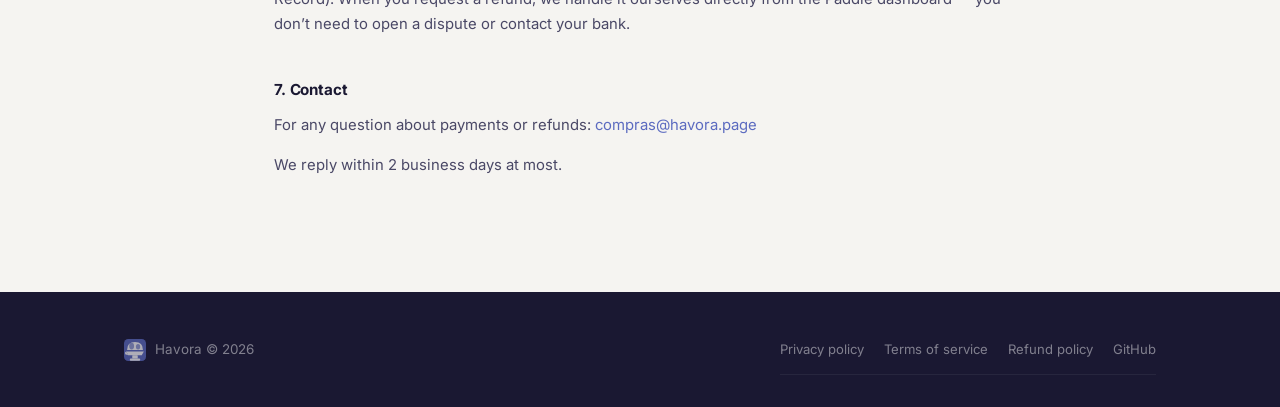
<file: refund.html>
<!DOCTYPE html>
<html lang="es">
<head>
<meta charset="UTF-8">
<meta name="viewport" content="width=device-width, initial-scale=1.0">
<title>Política de reembolsos — Havora</title>
<link rel="icon" type="image/png" href="assets/logo.png">
<link rel="preconnect" href="https://fonts.googleapis.com">
<link rel="preconnect" href="https://fonts.gstatic.com" crossorigin>
<link href="https://fonts.googleapis.com/css2?family=Playfair+Display:wght@700;900&family=Inter:wght@400;500;600;700&display=swap" rel="stylesheet">
<style>
:root{--bg:#f5f4f1;--bg2:#ffffff;--accent:#5c6bc0;--accent-h:#7e57c2;--text:#1a1832;--text2:#4a4866;--muted:#7a788f;--border:#e2e0ef;--sidebar:#1a1832;--r:12px;--serif:'Playfair Display',Georgia,serif;--sans:'Inter',system-ui,sans-serif}
@media(prefers-color-scheme:dark){:root:not([data-theme=light]){--bg:#0f0e1a;--bg2:#1a1832;--accent:#7c88d4;--accent-h:#9b83da;--text:#eceaf8;--text2:#b0adc8;--muted:#8c89a8;--border:#2d2a4a}}
:root[data-theme=dark]{--bg:#0f0e1a;--bg2:#1a1832;--accent:#7c88d4;--accent-h:#9b83da;--text:#eceaf8;--text2:#b0adc8;--muted:#8c89a8;--border:#2d2a4a}
:root[data-theme=light]{--bg:#f5f4f1;--bg2:#ffffff;--accent:#5c6bc0;--text:#1a1832;--text2:#4a4866;--muted:#7a788f;--border:#e2e0ef}
*,*::before,*::after{box-sizing:border-box;margin:0;padding:0}
html{scroll-behavior:smooth}
body{font-family:var(--sans);background:var(--bg);color:var(--text);line-height:1.7;font-size:1rem}
a{color:var(--accent);text-decoration:none}
a:hover{color:var(--accent-h)}

/* ── NAV ── */
nav{background:var(--sidebar);border-bottom:1px solid rgba(255,255,255,.06);padding:14px 0;position:sticky;top:0;z-index:100}
.nav-inner{display:flex;align-items:center;justify-content:space-between;max-width:1080px;margin:0 auto;padding:0 24px;gap:16px}
.nav-logo{display:flex;align-items:center;gap:10px;color:#fff;font-family:var(--sans);font-size:1.05rem;font-weight:700;letter-spacing:.03em;text-decoration:none}
.wf-icon{width:32px;height:32px;flex-shrink:0;display:block}
.btn-nav-back{color:rgba(255,255,255,.55);font-size:.84rem;font-weight:500;padding:6px 14px;border-radius:7px;border:1px solid rgba(255,255,255,.1);transition:all .15s;text-decoration:none;display:inline-flex;align-items:center;gap:6px}
.btn-nav-back:hover{color:#fff;border-color:rgba(255,255,255,.25)}

/* ── DOC ── */
.doc{max-width:780px;margin:0 auto;padding:60px 24px 100px}
.doc-eyebrow{font-size:.72rem;font-weight:700;letter-spacing:.14em;text-transform:uppercase;color:var(--accent);margin-bottom:10px}
.doc-title{font-family:var(--serif);font-size:clamp(2rem,4.5vw,3rem);font-weight:900;letter-spacing:-.03em;line-height:1.08;margin-bottom:8px;color:var(--text)}
.doc-updated{font-size:.8rem;color:var(--muted);margin-bottom:48px}
.doc-note{background:color-mix(in srgb,var(--accent) 10%,transparent);border-left:3px solid var(--accent);padding:14px 18px;border-radius:0 var(--r) var(--r) 0;margin:0 0 40px;font-size:.9rem;color:var(--text2);line-height:1.6}
.doc-highlight{background:color-mix(in srgb,#2e9e5b 10%,transparent);border-left:3px solid #2e9e5b;padding:14px 18px;border-radius:0 var(--r) var(--r) 0;margin:0 0 40px;font-size:.9rem;color:var(--text2);line-height:1.6}
.doc-highlight strong{color:var(--text)}
h2{font-family:var(--sans);font-size:.95rem;font-weight:700;color:var(--text);margin:40px 0 10px;letter-spacing:-.01em}
h2:first-of-type{margin-top:0}
p{color:var(--text2);margin-bottom:14px;font-size:.93rem;line-height:1.7}
ul{color:var(--text2);font-size:.93rem;padding-left:20px;margin-bottom:14px;display:flex;flex-direction:column;gap:6px}
li{line-height:1.6}
.steps{list-style:none;padding-left:0;counter-reset:step;display:flex;flex-direction:column;gap:10px;margin-bottom:14px}
.steps li{counter-increment:step;display:flex;gap:12px;align-items:flex-start;font-size:.93rem;color:var(--text2);line-height:1.6}
.steps li::before{content:counter(step);min-width:24px;height:24px;border-radius:50%;background:var(--accent);color:#fff;font-size:.75rem;font-weight:700;display:flex;align-items:center;justify-content:center;flex-shrink:0;margin-top:2px}

/* ── FOOTER ── */
footer{background:var(--sidebar);padding:32px 0}
.footer-inner{display:flex;align-items:center;justify-content:space-between;flex-wrap:wrap;gap:16px;max-width:1080px;margin:0 auto;padding:0 24px}
.footer-logo{display:flex;align-items:center;gap:9px;color:rgba(255,255,255,.45);font-size:.84rem;text-decoration:none}
.footer-logo .wf-icon{width:22px;height:22px;opacity:.65}
.footer-links{display:flex;gap:20px;flex-wrap:wrap}
.footer-links a{font-size:.82rem;color:rgba(255,255,255,.45);text-decoration:none}
.footer-links a:hover{color:#fff}
</style>
</head>
<body>

<nav>
  <div class="nav-inner">
    <a href="index.html" class="nav-logo">
      <svg class="wf-icon logo-svg" viewBox="0 0 36 36" xmlns="http://www.w3.org/2000/svg">
        <rect width="36" height="36" rx="7" fill="#5c6bc0"/>
        <path d="M5,18 Q5,5 18,5 Q31,5 31,18 Z" fill="white"/>
        <ellipse cx="12.5" cy="11.5" rx="4" ry="5.5" fill="#5c6bc0" opacity="0.65"/>
        <ellipse cx="23" cy="12.5" rx="3.5" ry="4.5" fill="#5c6bc0" opacity="0.65"/>
        <line x1="5" y1="18" x2="31" y2="18" stroke="rgba(255,255,255,.35)" stroke-width="0.8"/>
        <path d="M3.5,20.5 L32.5,20.5 L29,26.5 L7,26.5 Z" fill="white"/>
        <path d="M3.5,20.5 Q0.5,21.5 2,25 L7,26.5 Z" fill="white"/>
        <rect x="13.5" y="26.5" width="9" height="5.5" rx="1" fill="white"/>
        <rect x="9.5" y="32" width="17" height="3.5" rx="1.5" fill="white"/>
      </svg>
      <img class="wf-icon logo-png" src="assets/logo.png" alt="" style="display:none;border-radius:7px">
      Havora
    </a>
    <div style="display:flex;align-items:center;gap:10px"><span data-lang-switch></span><a href="index.html" class="btn-nav-back">← Volver al inicio</a></div>
  </div>
</nav>

<div class="doc">
  <div class="doc-eyebrow">Legal</div>
  <h1 class="doc-title">Política de reembolsos</h1>
  <p class="doc-updated">Última actualización: 6 de agosto de 2026</p>
  <p class="doc-updated" data-i18n-en-only hidden style="margin-top:-40px">Esta traducción es solo de referencia. Si hay diferencias, vale la versión en español.</p>

  <div class="doc-highlight">
    <strong>Resumen:</strong> Havora Premium es un <strong>pago único</strong> (licencia de por vida, sin renovaciones). Tienes 14 días desde la compra para solicitar un reembolso completo. Solo escríbenos a <a href="mailto:compras@havora.page">compras@havora.page</a> con el email de tu compra.
  </div>

  <h2>1. Plan Gratis</h2>
  <p>El plan Gratis no tiene ningún costo, por lo que no aplica ninguna política de reembolso. Puedes usarlo sin compromisos de pago, sin límite de tiempo.</p>

  <h2>2. Plan Premium — pago único, no una suscripción</h2>
  <p>Premium se compra con un <strong>pago único</strong>: no hay ciclos de facturación, renovaciones automáticas ni cargos recurrentes. Pagas una vez y tu licencia queda activa de por vida en la cuenta con la que compraste.</p>

  <h2>3. Ventana de reembolso</h2>
  <p>Ofrecemos reembolso completo, <strong>sin necesidad de justificar el motivo</strong>, si lo solicitas dentro de los <strong>14 días calendario</strong> a partir de la fecha de compra — el mismo plazo que establecen los <a href="https://www.paddle.com/legal/buyer-terms" target="_blank" rel="noopener">términos de comprador de Paddle</a>, nuestro procesador de pagos. Algunos de los motivos más frecuentes por los que nos suelen escribir:</p>
  <ul>
    <li>La aplicación no funciona en tu equipo a pesar de cumplir los requisitos del sistema.</li>
    <li>Una función descrita en la página de producto no está disponible o tiene un comportamiento significativamente diferente al anunciado.</li>
    <li>Compraste por error, duplicaste la compra o simplemente cambiaste de opinión.</li>
  </ul>
  <p>Dado que Havora ofrece un plan Gratis completo antes de la compra, la ventana de 14 días es un período de garantía más que suficiente para que puedas verificar que el plan Premium funciona correctamente en tu entorno.</p>

  <h2>4. Casos que no dan derecho a reembolso</h2>
  <ul>
    <li>Han pasado más de 14 días desde la compra.</li>
    <li>Ya se procesó un reembolso anterior para esta misma compra o licencia.</li>
    <li>El equipo no cumple los requisitos mínimos del sistema (Windows 10 64-bit o superior).</li>
  </ul>

  <h2>5. Cómo solicitar un reembolso</h2>
  <ol class="steps">
    <li>Envía un correo a <a href="mailto:compras@havora.page">compras@havora.page</a> con el asunto <strong>"Solicitud de reembolso"</strong>.</li>
    <li>Incluye el email con el que compraste y, si lo tienes, el ID de la transacción (lo encuentras en el correo de confirmación de Paddle).</li>
    <li>Describe brevemente el motivo de la solicitud.</li>
    <li>Procesamos la solicitud en un plazo de <strong>3 a 5 días hábiles</strong>. El reembolso se acredita al método de pago original en el plazo que indique tu banco o procesador de pago. Al reembolsarse, tu licencia Premium se desactiva y vuelves al plan Gratis.</li>
  </ol>

  <h2>6. Procesamiento del pago</h2>
  <p>Los pagos se procesan a través de <strong>Paddle</strong>, que actúa como revendedor autorizado (Merchant of Record) de Havora. Al solicitar un reembolso, lo gestionamos nosotros directamente desde el panel de Paddle — no necesitas abrir una disputa ni contactar a tu banco.</p>

  <h2>7. Contacto</h2>
  <p>Para cualquier consulta sobre pagos o reembolsos: <a href="mailto:compras@havora.page">compras@havora.page</a></p>
  <p>Respondemos en un máximo de 2 días hábiles.</p>
</div>

<footer>
  <div class="footer-inner">
    <a href="index.html" class="footer-logo">
      <svg class="wf-icon" viewBox="0 0 36 36" xmlns="http://www.w3.org/2000/svg">
        <rect width="36" height="36" rx="7" fill="#5c6bc0"/>
        <path d="M5,18 Q5,5 18,5 Q31,5 31,18 Z" fill="white"/>
        <ellipse cx="12.5" cy="11.5" rx="4" ry="5.5" fill="#5c6bc0" opacity="0.65"/>
        <ellipse cx="23" cy="12.5" rx="3.5" ry="4.5" fill="#5c6bc0" opacity="0.65"/>
        <path d="M3.5,20.5 L32.5,20.5 L29,26.5 L7,26.5 Z" fill="white"/>
        <path d="M3.5,20.5 Q0.5,21.5 2,25 L7,26.5 Z" fill="white"/>
        <rect x="13.5" y="26.5" width="9" height="5.5" rx="1" fill="white"/>
        <rect x="9.5" y="32" width="17" height="3.5" rx="1.5" fill="white"/>
      </svg>
      Havora &copy; 2026
    </a>
    <nav class="footer-links">
      <a href="privacy.html">Política de privacidad</a>
      <a href="terms.html">Términos de servicio</a>
      <a href="refund.html">Política de reembolsos</a>
      <a href="https://github.com/havorawb/havora" target="_blank" rel="noopener">GitHub</a>
    </nav>
  </div>
</footer>

<!-- Idioma (español / inglés): ver js/i18n.js -->
<script src="js/i18n-en.js"></script>
<script src="js/i18n.js"></script>
<script>
(function(){var t=new Image();t.onload=function(){document.querySelectorAll('.logo-svg').forEach(function(e){e.style.display='none'});document.querySelectorAll('.logo-png').forEach(function(e){e.style.display='block'})};t.src='assets/logo.png'})();
</script>
</body>
</html>
</file>
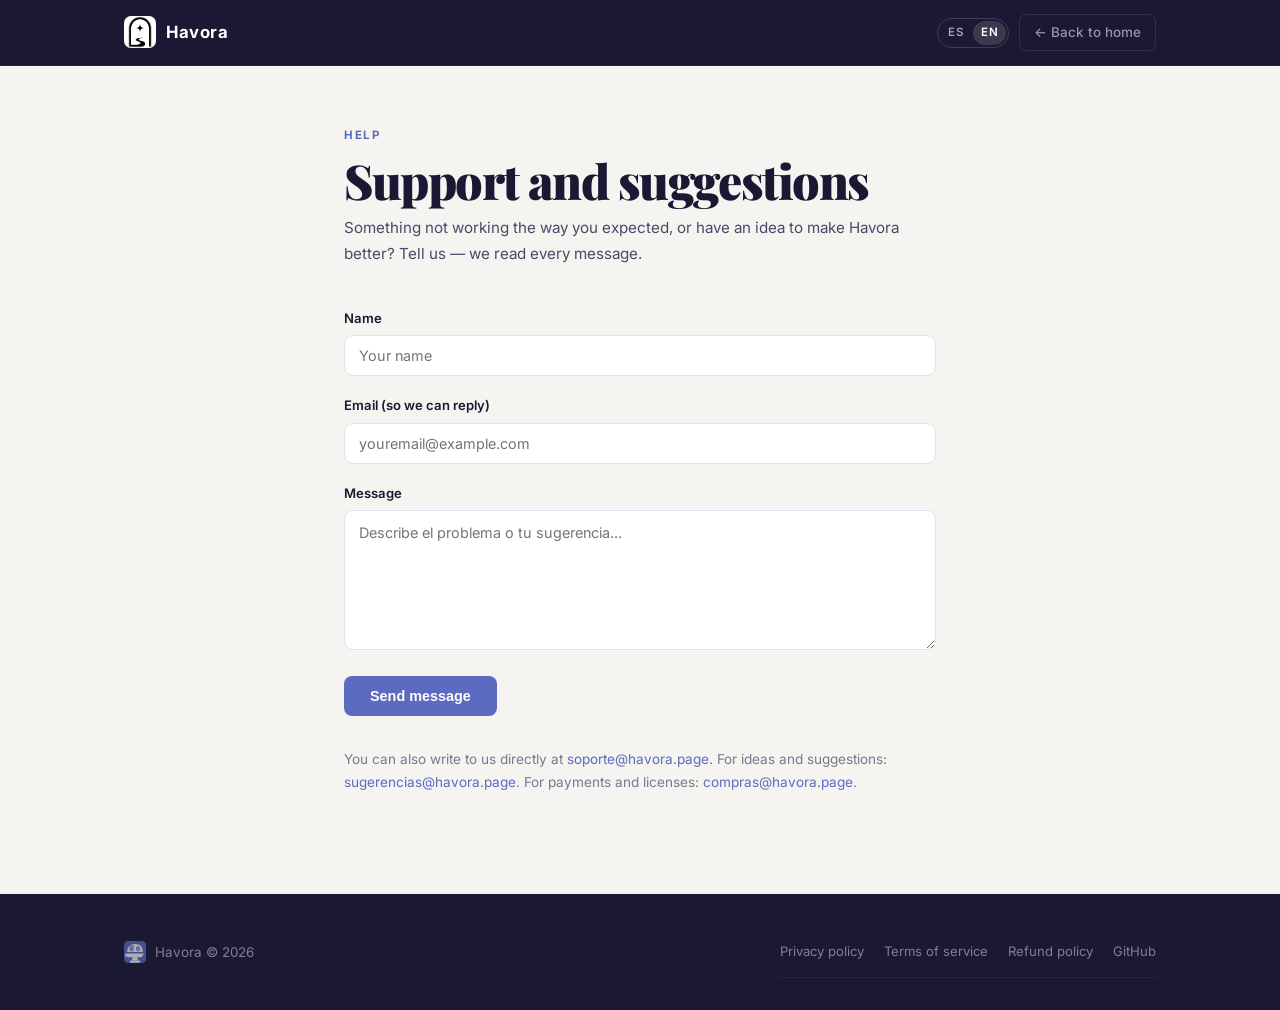
<file: soporte.html>
<!DOCTYPE html>
<html lang="es">
<head>
<meta charset="UTF-8">
<meta name="viewport" content="width=device-width, initial-scale=1.0">
<title>Soporte y sugerencias — Havora</title>
<link rel="icon" type="image/png" href="assets/logo.png">
<link rel="preconnect" href="https://fonts.googleapis.com">
<link rel="preconnect" href="https://fonts.gstatic.com" crossorigin>
<link href="https://fonts.googleapis.com/css2?family=Playfair+Display:wght@700;900&family=Inter:wght@400;500;600;700&display=swap" rel="stylesheet">
<style>
:root{--bg:#f5f4f1;--bg2:#ffffff;--accent:#5c6bc0;--accent-h:#7e57c2;--text:#1a1832;--text2:#4a4866;--muted:#7a788f;--border:#e2e0ef;--sidebar:#1a1832;--r:12px;--serif:'Playfair Display',Georgia,serif;--sans:'Inter',system-ui,sans-serif}
@media(prefers-color-scheme:dark){:root:not([data-theme=light]){--bg:#0f0e1a;--bg2:#1a1832;--accent:#7c88d4;--accent-h:#9b83da;--text:#eceaf8;--text2:#b0adc8;--muted:#8c89a8;--border:#2d2a4a}}
:root[data-theme=dark]{--bg:#0f0e1a;--bg2:#1a1832;--accent:#7c88d4;--accent-h:#9b83da;--text:#eceaf8;--text2:#b0adc8;--muted:#8c89a8;--border:#2d2a4a}
:root[data-theme=light]{--bg:#f5f4f1;--bg2:#ffffff;--accent:#5c6bc0;--text:#1a1832;--text2:#4a4866;--muted:#7a788f;--border:#e2e0ef}
*,*::before,*::after{box-sizing:border-box;margin:0;padding:0}
html{scroll-behavior:smooth}
body{font-family:var(--sans);background:var(--bg);color:var(--text);line-height:1.7;font-size:1rem}
a{color:var(--accent);text-decoration:none}
a:hover{color:var(--accent-h)}

/* ── NAV ── */
nav{background:var(--sidebar);border-bottom:1px solid rgba(255,255,255,.06);padding:14px 0;position:sticky;top:0;z-index:100}
.nav-inner{display:flex;align-items:center;justify-content:space-between;max-width:1080px;margin:0 auto;padding:0 24px;gap:16px}
.nav-logo{display:flex;align-items:center;gap:10px;color:#fff;font-family:var(--sans);font-size:1.05rem;font-weight:700;letter-spacing:.03em;text-decoration:none}
.wf-icon{width:32px;height:32px;flex-shrink:0;display:block}
.btn-nav-back{color:rgba(255,255,255,.55);font-size:.84rem;font-weight:500;padding:6px 14px;border-radius:7px;border:1px solid rgba(255,255,255,.1);transition:all .15s;text-decoration:none;display:inline-flex;align-items:center;gap:6px}
.btn-nav-back:hover{color:#fff;border-color:rgba(255,255,255,.25)}

/* ── DOC ── */
.doc{max-width:640px;margin:0 auto;padding:60px 24px 100px}
.doc-eyebrow{font-size:.72rem;font-weight:700;letter-spacing:.14em;text-transform:uppercase;color:var(--accent);margin-bottom:10px}
.doc-title{font-family:var(--serif);font-size:clamp(2rem,4.5vw,3rem);font-weight:900;letter-spacing:-.03em;line-height:1.08;margin-bottom:8px;color:var(--text)}
.doc-sub{font-size:.95rem;color:var(--text2);margin-bottom:40px;line-height:1.7}
.doc-note{background:color-mix(in srgb,var(--accent) 10%,transparent);border-left:3px solid var(--accent);padding:14px 18px;border-radius:0 var(--r) var(--r) 0;margin:0 0 32px;font-size:.9rem;color:var(--text2);line-height:1.6}

/* ── FORM ── */
.field{margin-bottom:18px}
.field label{display:block;font-size:.82rem;font-weight:600;color:var(--text);margin-bottom:6px}
.field input,.field textarea{width:100%;padding:11px 14px;border:1px solid var(--border);border-radius:9px;background:var(--bg2);color:var(--text);font-family:var(--sans);font-size:.9rem;transition:border-color .15s}
.field input:focus,.field textarea:focus{outline:none;border-color:var(--accent)}
.field textarea{resize:vertical;min-height:140px;line-height:1.5}
.btn-submit{background:var(--accent);color:#fff;font-weight:600;font-size:.9rem;padding:12px 26px;border-radius:8px;border:none;cursor:pointer;transition:background .15s;display:inline-flex;align-items:center;gap:8px}
.btn-submit:hover{background:var(--accent-h)}
.btn-submit:disabled{opacity:.6;cursor:default}
.form-msg{margin-top:16px;font-size:.87rem;padding:12px 16px;border-radius:8px;display:none}
.form-msg.ok{display:block;background:color-mix(in srgb,#2e9e5b 12%,transparent);color:#1f6e3f;border:1px solid color-mix(in srgb,#2e9e5b 30%,transparent)}
.form-msg.err{display:block;background:color-mix(in srgb,#d9534f 12%,transparent);color:#a83734;border:1px solid color-mix(in srgb,#d9534f 30%,transparent)}
.doc-alt{margin-top:32px;font-size:.85rem;color:var(--muted)}

/* ── FOOTER ── */
footer{background:var(--sidebar);padding:32px 0}
.footer-inner{display:flex;align-items:center;justify-content:space-between;flex-wrap:wrap;gap:16px;max-width:1080px;margin:0 auto;padding:0 24px}
.footer-logo{display:flex;align-items:center;gap:9px;color:rgba(255,255,255,.45);font-size:.84rem;text-decoration:none}
.footer-logo .wf-icon{width:22px;height:22px;opacity:.65}
.footer-links{display:flex;gap:20px;flex-wrap:wrap}
.footer-links a{font-size:.82rem;color:rgba(255,255,255,.45);text-decoration:none}
.footer-links a:hover{color:#fff}
</style>
</head>
<body>

<nav>
  <div class="nav-inner">
    <a href="index.html" class="nav-logo">
      <svg class="wf-icon logo-svg" viewBox="0 0 36 36" xmlns="http://www.w3.org/2000/svg">
        <rect width="36" height="36" rx="7" fill="#5c6bc0"/>
        <path d="M5,18 Q5,5 18,5 Q31,5 31,18 Z" fill="white"/>
        <ellipse cx="12.5" cy="11.5" rx="4" ry="5.5" fill="#5c6bc0" opacity="0.65"/>
        <ellipse cx="23" cy="12.5" rx="3.5" ry="4.5" fill="#5c6bc0" opacity="0.65"/>
        <line x1="5" y1="18" x2="31" y2="18" stroke="rgba(255,255,255,.35)" stroke-width="0.8"/>
        <path d="M3.5,20.5 L32.5,20.5 L29,26.5 L7,26.5 Z" fill="white"/>
        <path d="M3.5,20.5 Q0.5,21.5 2,25 L7,26.5 Z" fill="white"/>
        <rect x="13.5" y="26.5" width="9" height="5.5" rx="1" fill="white"/>
        <rect x="9.5" y="32" width="17" height="3.5" rx="1.5" fill="white"/>
      </svg>
      <img class="wf-icon logo-png" src="assets/logo.png" alt="" style="display:none;border-radius:7px">
      Havora
    </a>
    <div style="display:flex;align-items:center;gap:10px"><span data-lang-switch></span><a href="index.html" class="btn-nav-back">← Volver al inicio</a></div>
  </div>
</nav>

<div class="doc">
  <div class="doc-eyebrow">Ayuda</div>
  <h1 class="doc-title">Soporte y sugerencias</h1>
  <p class="doc-sub">¿Algo no funciona como esperabas, o tienes una idea para mejorar Havora? Cuéntanoslo — leemos todos los mensajes.</p>

  <form id="supportForm">
    <div class="field">
      <label for="sfName">Nombre</label>
      <input type="text" id="sfName" name="name" placeholder="Tu nombre" required>
    </div>
    <div class="field">
      <label for="sfEmail">Correo (para responderte)</label>
      <input type="email" id="sfEmail" name="email" placeholder="tucorreo@ejemplo.com" required>
    </div>
    <div class="field">
      <label for="sfMessage">Mensaje</label>
      <textarea id="sfMessage" name="message" placeholder="Describe el problema o tu sugerencia..." required></textarea>
    </div>
    <button type="submit" class="btn-submit" id="sfSubmit">Enviar mensaje</button>
    <div class="form-msg" id="sfMsg"></div>
  </form>

  <p class="doc-alt">También puedes escribirnos directo a <a href="mailto:soporte@havora.page">soporte@havora.page</a>. Para ideas y sugerencias: <a href="mailto:sugerencias@havora.page">sugerencias@havora.page</a>. Para pagos y licencias: <a href="mailto:compras@havora.page">compras@havora.page</a>.</p>
</div>

<footer>
  <div class="footer-inner">
    <a href="index.html" class="footer-logo">
      <svg class="wf-icon" viewBox="0 0 36 36" xmlns="http://www.w3.org/2000/svg">
        <rect width="36" height="36" rx="7" fill="#5c6bc0"/>
        <path d="M5,18 Q5,5 18,5 Q31,5 31,18 Z" fill="white"/>
        <ellipse cx="12.5" cy="11.5" rx="4" ry="5.5" fill="#5c6bc0" opacity="0.65"/>
        <ellipse cx="23" cy="12.5" rx="3.5" ry="4.5" fill="#5c6bc0" opacity="0.65"/>
        <path d="M3.5,20.5 L32.5,20.5 L29,26.5 L7,26.5 Z" fill="white"/>
        <path d="M3.5,20.5 Q0.5,21.5 2,25 L7,26.5 Z" fill="white"/>
        <rect x="13.5" y="26.5" width="9" height="5.5" rx="1" fill="white"/>
        <rect x="9.5" y="32" width="17" height="3.5" rx="1.5" fill="white"/>
      </svg>
      Havora &copy; 2026
    </a>
    <nav class="footer-links">
      <a href="privacy.html">Política de privacidad</a>
      <a href="terms.html">Términos de servicio</a>
      <a href="refund.html">Política de reembolsos</a>
      <a href="https://github.com/havorawb/havora" target="_blank" rel="noopener">GitHub</a>
    </nav>
  </div>
</footer>

<!-- Idioma (español / inglés): ver js/i18n.js -->
<script src="js/i18n-en.js"></script>
<script src="js/i18n.js"></script>
<script>
(function(){var t=new Image();t.onload=function(){document.querySelectorAll('.logo-svg').forEach(function(e){e.style.display='none'});document.querySelectorAll('.logo-png').forEach(function(e){e.style.display='block'})};t.src='assets/logo.png'})();

// URL del Cloudflare Worker que reenvía este formulario por correo (ver worker.js).
// Reemplaza esto por la URL real que te da Cloudflare al desplegar el worker.
const WORKER_URL = 'https://havora-notify.worldforge-support.workers.dev';

const form = document.getElementById('supportForm');
const msgEl = document.getElementById('sfMsg');
const btn = document.getElementById('sfSubmit');
form.addEventListener('submit', async (e) => {
  e.preventDefault();
  btn.disabled = true;
  btn.textContent = hvT('Enviando...');
  msgEl.className = 'form-msg';
  try {
    const res = await fetch(WORKER_URL, {
      method: 'POST',
      headers: { 'Content-Type': 'application/json' },
      body: JSON.stringify({
        type: 'suggestion',
        name: document.getElementById('sfName').value,
        email: document.getElementById('sfEmail').value,
        message: document.getElementById('sfMessage').value,
      }),
    });
    if (!res.ok) throw new Error();
    msgEl.textContent = hvT('¡Gracias! Tu mensaje fue enviado — te responderemos pronto.');
    msgEl.className = 'form-msg ok';
    form.reset();
  } catch {
    msgEl.textContent = hvT('No se pudo enviar el mensaje. Escríbenos directo a soporte@havora.page.');
    msgEl.className = 'form-msg err';
  } finally {
    btn.disabled = false;
    btn.textContent = hvT('Enviar mensaje');
  }
});
</script>
</body>
</html>
</file>
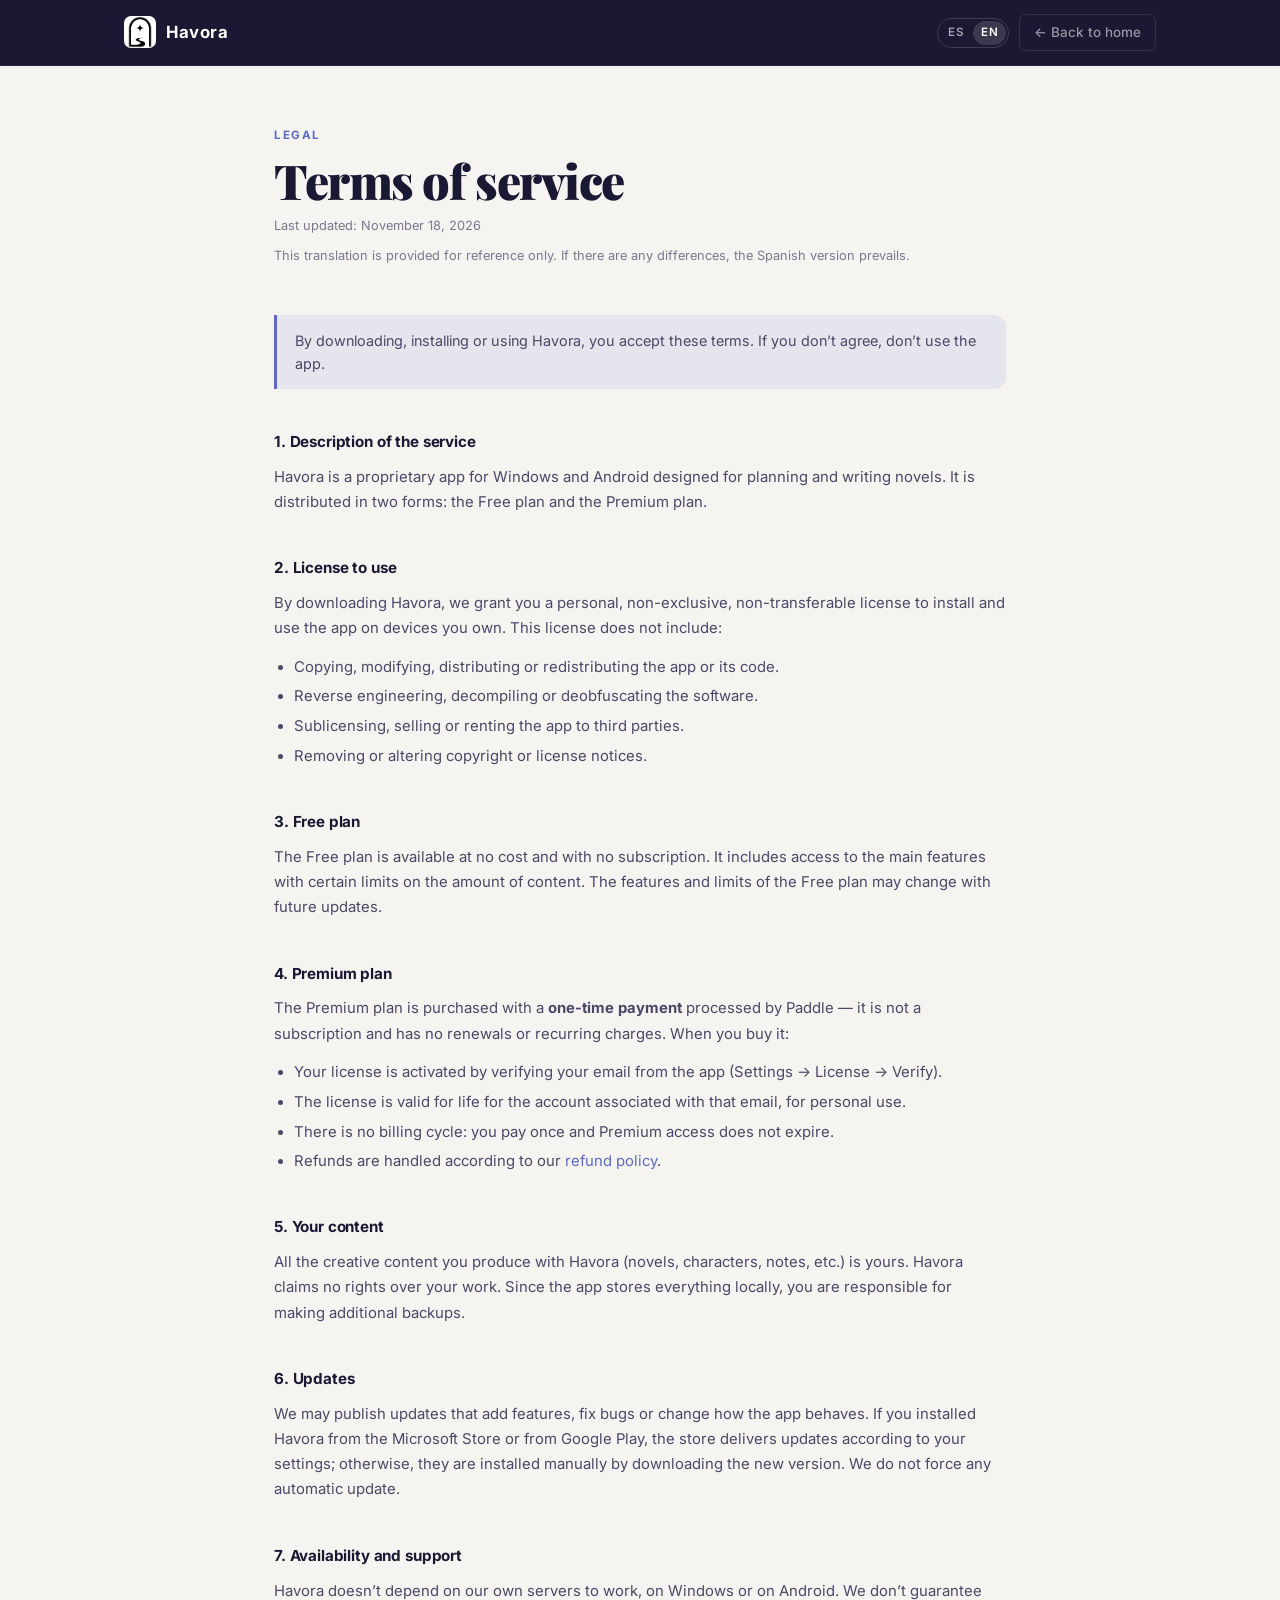
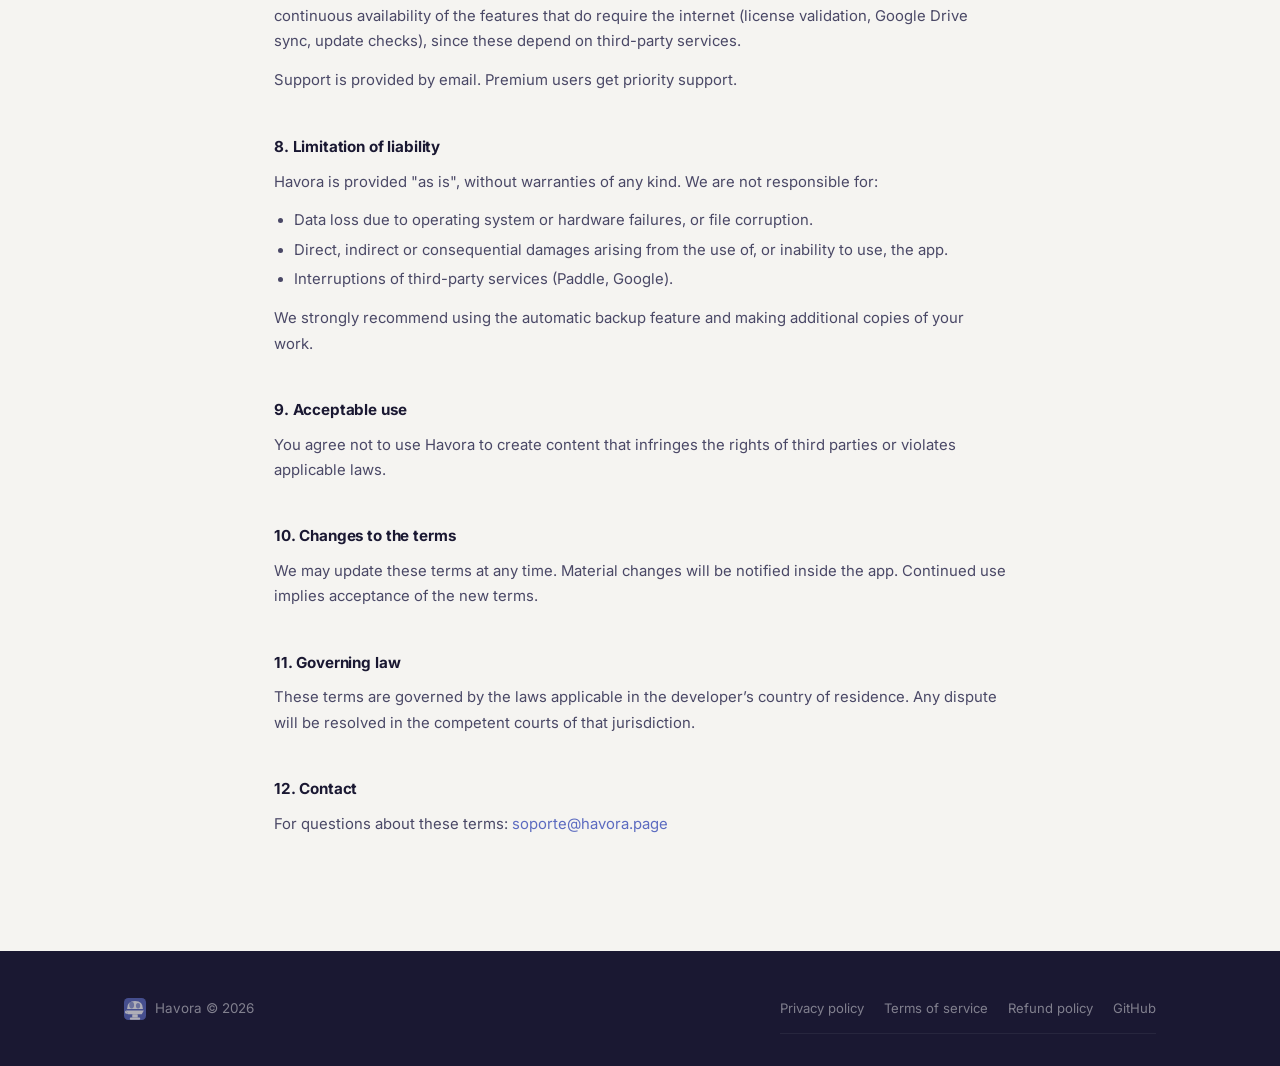
<file: terms.html>
<!DOCTYPE html>
<html lang="es">
<head>
<meta charset="UTF-8">
<meta name="viewport" content="width=device-width, initial-scale=1.0">
<title>Términos de servicio — Havora</title>
<link rel="icon" type="image/png" href="assets/logo.png">
<link rel="preconnect" href="https://fonts.googleapis.com">
<link rel="preconnect" href="https://fonts.gstatic.com" crossorigin>
<link href="https://fonts.googleapis.com/css2?family=Playfair+Display:wght@700;900&family=Inter:wght@400;500;600;700&display=swap" rel="stylesheet">
<style>
:root{--bg:#f5f4f1;--bg2:#ffffff;--accent:#5c6bc0;--accent-h:#7e57c2;--text:#1a1832;--text2:#4a4866;--muted:#7a788f;--border:#e2e0ef;--sidebar:#1a1832;--r:12px;--serif:'Playfair Display',Georgia,serif;--sans:'Inter',system-ui,sans-serif}
@media(prefers-color-scheme:dark){:root:not([data-theme=light]){--bg:#0f0e1a;--bg2:#1a1832;--accent:#7c88d4;--accent-h:#9b83da;--text:#eceaf8;--text2:#b0adc8;--muted:#8c89a8;--border:#2d2a4a}}
:root[data-theme=dark]{--bg:#0f0e1a;--bg2:#1a1832;--accent:#7c88d4;--accent-h:#9b83da;--text:#eceaf8;--text2:#b0adc8;--muted:#8c89a8;--border:#2d2a4a}
:root[data-theme=light]{--bg:#f5f4f1;--bg2:#ffffff;--accent:#5c6bc0;--text:#1a1832;--text2:#4a4866;--muted:#7a788f;--border:#e2e0ef}
*,*::before,*::after{box-sizing:border-box;margin:0;padding:0}
html{scroll-behavior:smooth}
body{font-family:var(--sans);background:var(--bg);color:var(--text);line-height:1.7;font-size:1rem}
a{color:var(--accent);text-decoration:none}
a:hover{color:var(--accent-h)}

/* ── NAV ── */
nav{background:var(--sidebar);border-bottom:1px solid rgba(255,255,255,.06);padding:14px 0;position:sticky;top:0;z-index:100}
.nav-inner{display:flex;align-items:center;justify-content:space-between;max-width:1080px;margin:0 auto;padding:0 24px;gap:16px}
.nav-logo{display:flex;align-items:center;gap:10px;color:#fff;font-family:var(--sans);font-size:1.05rem;font-weight:700;letter-spacing:.03em;text-decoration:none}
.wf-icon{width:32px;height:32px;flex-shrink:0;display:block}
.btn-nav-back{color:rgba(255,255,255,.55);font-size:.84rem;font-weight:500;padding:6px 14px;border-radius:7px;border:1px solid rgba(255,255,255,.1);transition:all .15s;text-decoration:none;display:inline-flex;align-items:center;gap:6px}
.btn-nav-back:hover{color:#fff;border-color:rgba(255,255,255,.25)}

/* ── DOC ── */
.doc{max-width:780px;margin:0 auto;padding:60px 24px 100px}
.doc-eyebrow{font-size:.72rem;font-weight:700;letter-spacing:.14em;text-transform:uppercase;color:var(--accent);margin-bottom:10px}
.doc-title{font-family:var(--serif);font-size:clamp(2rem,4.5vw,3rem);font-weight:900;letter-spacing:-.03em;line-height:1.08;margin-bottom:8px;color:var(--text)}
.doc-updated{font-size:.8rem;color:var(--muted);margin-bottom:48px}
.doc-note{background:color-mix(in srgb,var(--accent) 10%,transparent);border-left:3px solid var(--accent);padding:14px 18px;border-radius:0 var(--r) var(--r) 0;margin:0 0 40px;font-size:.9rem;color:var(--text2);line-height:1.6}
h2{font-family:var(--sans);font-size:.95rem;font-weight:700;color:var(--text);margin:40px 0 10px;letter-spacing:-.01em}
h2:first-of-type{margin-top:0}
p{color:var(--text2);margin-bottom:14px;font-size:.93rem;line-height:1.7}
ul{color:var(--text2);font-size:.93rem;padding-left:20px;margin-bottom:14px;display:flex;flex-direction:column;gap:6px}
li{line-height:1.6}

/* ── FOOTER ── */
footer{background:var(--sidebar);padding:32px 0}
.footer-inner{display:flex;align-items:center;justify-content:space-between;flex-wrap:wrap;gap:16px;max-width:1080px;margin:0 auto;padding:0 24px}
.footer-logo{display:flex;align-items:center;gap:9px;color:rgba(255,255,255,.45);font-size:.84rem;text-decoration:none}
.footer-logo .wf-icon{width:22px;height:22px;opacity:.65}
.footer-links{display:flex;gap:20px;flex-wrap:wrap}
.footer-links a{font-size:.82rem;color:rgba(255,255,255,.45);text-decoration:none}
.footer-links a:hover{color:#fff}
</style>
</head>
<body>

<nav>
  <div class="nav-inner">
    <a href="index.html" class="nav-logo">
      <svg class="wf-icon logo-svg" viewBox="0 0 36 36" xmlns="http://www.w3.org/2000/svg">
        <rect width="36" height="36" rx="7" fill="#5c6bc0"/>
        <path d="M5,18 Q5,5 18,5 Q31,5 31,18 Z" fill="white"/>
        <ellipse cx="12.5" cy="11.5" rx="4" ry="5.5" fill="#5c6bc0" opacity="0.65"/>
        <ellipse cx="23" cy="12.5" rx="3.5" ry="4.5" fill="#5c6bc0" opacity="0.65"/>
        <line x1="5" y1="18" x2="31" y2="18" stroke="rgba(255,255,255,.35)" stroke-width="0.8"/>
        <path d="M3.5,20.5 L32.5,20.5 L29,26.5 L7,26.5 Z" fill="white"/>
        <path d="M3.5,20.5 Q0.5,21.5 2,25 L7,26.5 Z" fill="white"/>
        <rect x="13.5" y="26.5" width="9" height="5.5" rx="1" fill="white"/>
        <rect x="9.5" y="32" width="17" height="3.5" rx="1.5" fill="white"/>
      </svg>
      <img class="wf-icon logo-png" src="assets/logo.png" alt="" style="display:none;border-radius:7px">
      Havora
    </a>
    <div style="display:flex;align-items:center;gap:10px"><span data-lang-switch></span><a href="index.html" class="btn-nav-back">← Volver al inicio</a></div>
  </div>
</nav>

<div class="doc">
  <div class="doc-eyebrow">Legal</div>
  <h1 class="doc-title">Términos de servicio</h1>
  <p class="doc-updated">Última actualización: 18 de noviembre de 2026</p>
  <p class="doc-updated" data-i18n-en-only hidden style="margin-top:-40px">Esta traducción es solo de referencia. Si hay diferencias, vale la versión en español.</p>

  <div class="doc-note">
    Al descargar, instalar o usar Havora, aceptas estos términos. Si no estás de acuerdo, no uses la aplicación.
  </div>

  <h2>1. Descripción del servicio</h2>
  <p>Havora es una aplicación propietaria para Windows y Android diseñada para la planificación y escritura de novelas. Se distribuye en dos modalidades: plan Gratis y plan Premium.</p>

  <h2>2. Licencia de uso</h2>
  <p>Al descargar Havora te otorgamos una licencia personal, no exclusiva, no transferible para instalar y usar la aplicación en los dispositivos de tu propiedad. Esta licencia no incluye:</p>
  <ul>
    <li>Copiar, modificar, distribuir o redistribuir la aplicación o su código.</li>
    <li>Realizar ingeniería inversa, descompilar o desofuscar el software.</li>
    <li>Sublicenciar, vender o alquilar la aplicación a terceros.</li>
    <li>Eliminar o alterar avisos de copyright o de licencia.</li>
  </ul>

  <h2>3. Plan Gratis</h2>
  <p>El plan Gratis está disponible sin costo ni suscripción. Incluye acceso a las funciones principales con ciertas limitaciones de cantidad de contenido. Las funciones y límites del plan Gratis pueden cambiar con futuras actualizaciones.</p>

  <h2>4. Plan Premium</h2>
  <p>El plan Premium se adquiere mediante un <strong>pago único</strong> procesado por Paddle — no es una suscripción y no tiene renovaciones ni cargos recurrentes. Al comprarlo:</p>
  <ul>
    <li>Tu licencia se activa verificando tu email desde la aplicación (Configuración → Licencia → Verificar).</li>
    <li>La licencia es válida de por vida para la cuenta asociada a ese email, para uso personal.</li>
    <li>No hay ciclo de facturación: pagas una vez y el acceso Premium no expira.</li>
    <li>Los reembolsos se gestionan según nuestra <a href="refund.html">política de reembolsos</a>.</li>
  </ul>

  <h2>5. Tu contenido</h2>
  <p>Todo el contenido creativo que generas con Havora (novelas, personajes, notas, etc.) es tuyo. Havora no reclama ningún derecho sobre tu trabajo. Como la app almacena todo localmente, eres responsable de realizar copias de seguridad adicionales.</p>

  <h2>6. Actualizaciones</h2>
  <p>Podemos publicar actualizaciones que añadan funciones, corrijan errores o modifiquen el comportamiento de la aplicación. Si instalaste Havora desde la Microsoft Store o desde Google Play, la tienda entrega las actualizaciones según tu configuración; si no, se instalan manualmente descargando la nueva versión. No existe una actualización automática forzada por nuestra parte.</p>

  <h2>7. Disponibilidad y soporte</h2>
  <p>Havora no depende de servidores propios para funcionar, ni en Windows ni en Android. No garantizamos disponibilidad continua de las funciones que sí requieren internet (validación de licencia, sincronización con Google Drive, verificación de actualizaciones), ya que estas dependen de servicios de terceros.</p>
  <p>El soporte se proporciona por correo electrónico. Los usuarios Premium tienen soporte prioritario.</p>

  <h2>8. Limitación de responsabilidad</h2>
  <p>Havora se proporciona "tal cual", sin garantías de ningún tipo. No somos responsables por:</p>
  <ul>
    <li>Pérdida de datos por fallos del sistema operativo, hardware o corrupción de archivos.</li>
    <li>Daños directos, indirectos o consecuentes derivados del uso o imposibilidad de uso de la aplicación.</li>
    <li>Interrupciones de servicios de terceros (Paddle, Google).</li>
  </ul>
  <p>Recomendamos encarecidamente usar la función de backup automático y realizar copias adicionales de tu trabajo.</p>

  <h2>9. Uso aceptable</h2>
  <p>Te comprometes a no usar Havora para crear contenido que infrinja derechos de terceros o viole leyes aplicables.</p>

  <h2>10. Modificaciones a los términos</h2>
  <p>Podemos actualizar estos términos en cualquier momento. Los cambios materiales se notificarán dentro de la aplicación. El uso continuado implica la aceptación de los nuevos términos.</p>

  <h2>11. Ley aplicable</h2>
  <p>Estos términos se rigen por las leyes aplicables en el país de residencia del desarrollador. Cualquier disputa se resolverá en los tribunales competentes de dicha jurisdicción.</p>

  <h2>12. Contacto</h2>
  <p>Para consultas sobre estos términos: <a href="mailto:soporte@havora.page">soporte@havora.page</a></p>
</div>

<footer>
  <div class="footer-inner">
    <a href="index.html" class="footer-logo">
      <svg class="wf-icon" viewBox="0 0 36 36" xmlns="http://www.w3.org/2000/svg">
        <rect width="36" height="36" rx="7" fill="#5c6bc0"/>
        <path d="M5,18 Q5,5 18,5 Q31,5 31,18 Z" fill="white"/>
        <ellipse cx="12.5" cy="11.5" rx="4" ry="5.5" fill="#5c6bc0" opacity="0.65"/>
        <ellipse cx="23" cy="12.5" rx="3.5" ry="4.5" fill="#5c6bc0" opacity="0.65"/>
        <path d="M3.5,20.5 L32.5,20.5 L29,26.5 L7,26.5 Z" fill="white"/>
        <path d="M3.5,20.5 Q0.5,21.5 2,25 L7,26.5 Z" fill="white"/>
        <rect x="13.5" y="26.5" width="9" height="5.5" rx="1" fill="white"/>
        <rect x="9.5" y="32" width="17" height="3.5" rx="1.5" fill="white"/>
      </svg>
      Havora &copy; 2026
    </a>
    <nav class="footer-links">
      <a href="privacy.html">Política de privacidad</a>
      <a href="terms.html">Términos de servicio</a>
      <a href="refund.html">Política de reembolsos</a>
      <a href="https://github.com/havorawb/havora" target="_blank" rel="noopener">GitHub</a>
    </nav>
  </div>
</footer>

<!-- Idioma (español / inglés): ver js/i18n.js -->
<script src="js/i18n-en.js"></script>
<script src="js/i18n.js"></script>
<script>
(function(){var t=new Image();t.onload=function(){document.querySelectorAll('.logo-svg').forEach(function(e){e.style.display='none'});document.querySelectorAll('.logo-png').forEach(function(e){e.style.display='block'})};t.src='assets/logo.png'})();
</script>
</body>
</html>
</file>
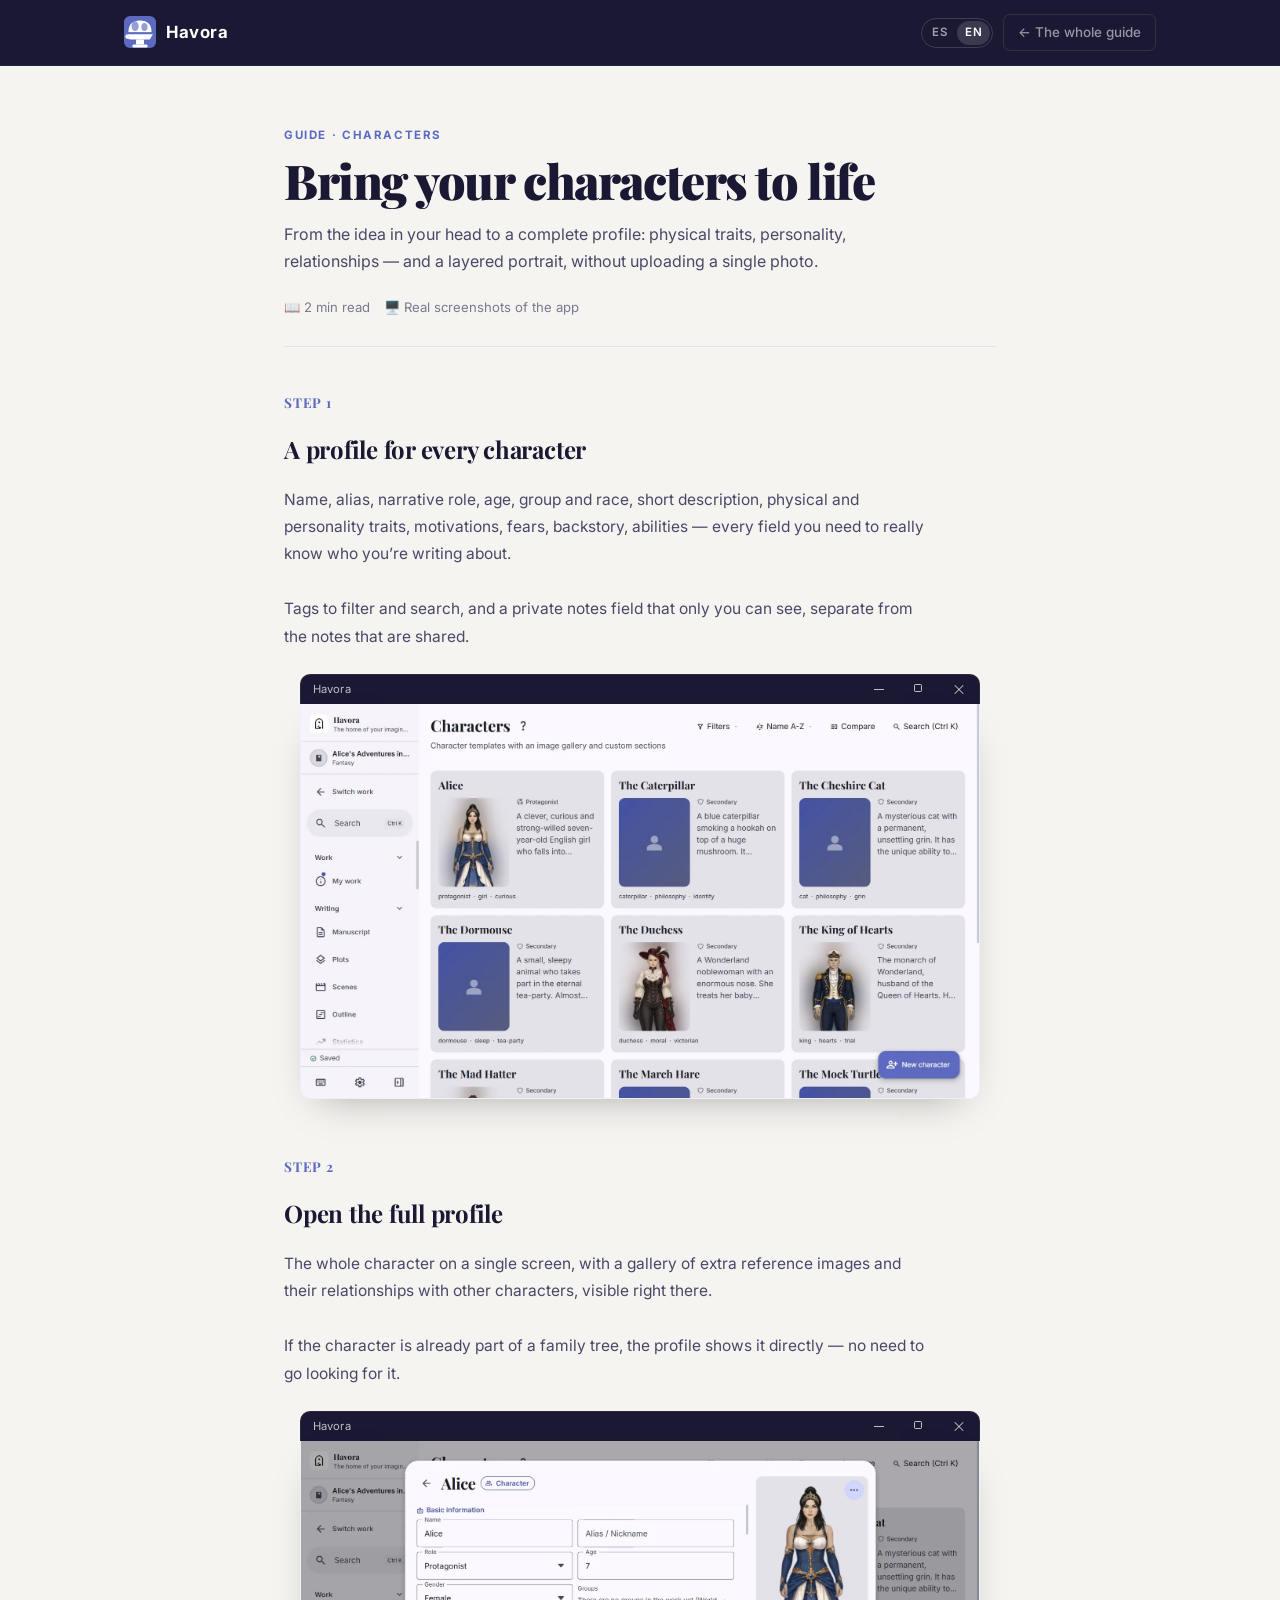
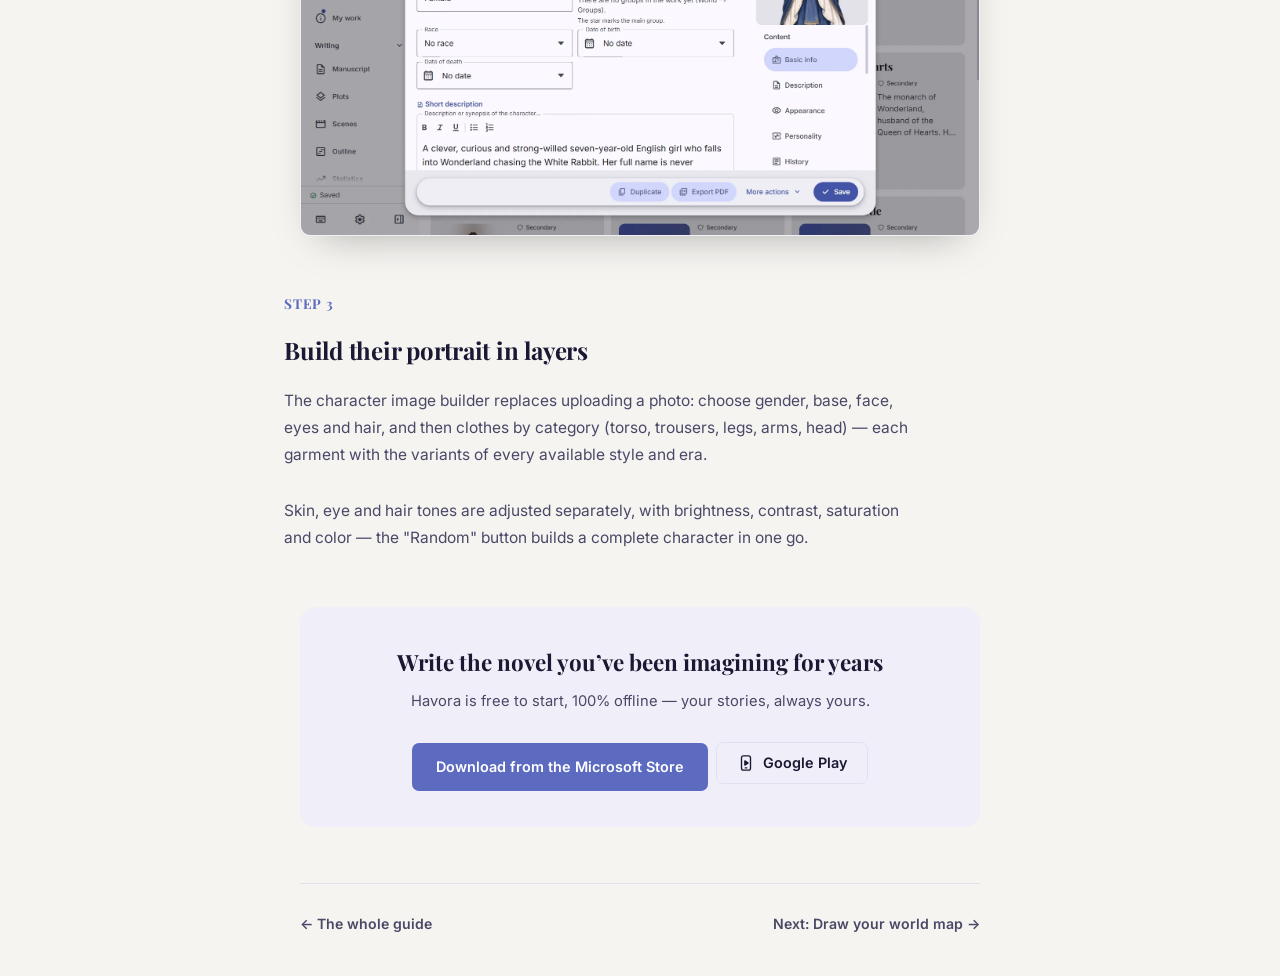
<file: guia/crea-personajes.html>
<!DOCTYPE html>
<html lang="es">
<head>
<meta charset="UTF-8">
<meta name="viewport" content="width=device-width, initial-scale=1.0">
<title>Da vida a tus personajes — Guía de Havora</title>
<meta name="description" content="De la idea en tu cabeza a una ficha completa: rasgos físicos, personalidad, relaciones — y un retrato armado por capas, sin subir ninguna foto.">
<link rel="icon" type="image/png" href="../assets/logo.png">
<link rel="preconnect" href="https://fonts.googleapis.com">
<link rel="preconnect" href="https://fonts.gstatic.com" crossorigin>
<link href="https://fonts.googleapis.com/css2?family=Playfair+Display:wght@700;900&family=Inter:wght@400;500;600;700&display=swap" rel="stylesheet">
<style>
:root{--bg:#f5f4f1;--bg2:#ffffff;--bg3:#f0eff9;--accent:#5c6bc0;--accent-h:#7e57c2;--text:#1a1832;--text2:#4a4866;--muted:#7a788f;--border:#e2e0ef;--sidebar:#1a1832;--r:12px;--serif:'Playfair Display',Georgia,serif;--sans:'Inter',system-ui,sans-serif}
@media(prefers-color-scheme:dark){:root:not([data-theme=light]){--bg:#0f0e1a;--bg2:#1a1832;--bg3:#221f38;--accent:#7c88d4;--accent-h:#9b83da;--text:#eceaf8;--text2:#b0adc8;--muted:#8c89a8;--border:#2d2a4a}}
:root[data-theme=dark]{--bg:#0f0e1a;--bg2:#1a1832;--bg3:#221f38;--accent:#7c88d4;--accent-h:#9b83da;--text:#eceaf8;--text2:#b0adc8;--muted:#8c89a8;--border:#2d2a4a}
:root[data-theme=light]{--bg:#f5f4f1;--bg2:#ffffff;--bg3:#f0eff9;--accent:#5c6bc0;--text:#1a1832;--text2:#4a4866;--muted:#7a788f;--border:#e2e0ef}
*,*::before,*::after{box-sizing:border-box;margin:0;padding:0}
html{scroll-behavior:smooth}
body{font-family:var(--sans);background:var(--bg);color:var(--text);line-height:1.7;font-size:1rem}
img{max-width:100%;display:block}
a{color:var(--accent);text-decoration:none}
a:hover{color:var(--accent-h)}

nav{background:var(--sidebar);border-bottom:1px solid rgba(255,255,255,.06);padding:14px 0;position:sticky;top:0;z-index:100}
.nav-inner{display:flex;align-items:center;justify-content:space-between;max-width:1080px;margin:0 auto;padding:0 24px;gap:16px}
.nav-logo{display:flex;align-items:center;gap:10px;color:#fff;font-family:var(--sans);font-size:1.05rem;font-weight:700;letter-spacing:.03em;text-decoration:none}
.wf-icon{width:32px;height:32px;flex-shrink:0;display:block}
.btn-nav-back{color:rgba(255,255,255,.55);font-size:.84rem;font-weight:500;padding:6px 14px;border-radius:7px;border:1px solid rgba(255,255,255,.1);transition:all .15s;text-decoration:none;display:inline-flex;align-items:center;gap:6px}
.btn-nav-back:hover{color:#fff;border-color:rgba(255,255,255,.25)}

.doc{max-width:760px;margin:0 auto;padding:60px 24px 40px}
.doc-eyebrow{font-size:.72rem;font-weight:700;letter-spacing:.14em;text-transform:uppercase;color:var(--accent);margin-bottom:10px}
.doc-title{font-family:var(--serif);font-size:clamp(2rem,4.5vw,3rem);font-weight:900;letter-spacing:-.03em;line-height:1.08;margin-bottom:14px;color:var(--text);text-wrap:balance}
.doc-sub{font-size:1rem;color:var(--text2);margin-bottom:8px;line-height:1.7;max-width:620px}
.doc-meta{display:flex;gap:14px;flex-wrap:wrap;font-size:.82rem;color:var(--muted);margin:20px 0 44px;padding-bottom:28px;border-bottom:1px solid var(--border)}
.doc-meta span{display:inline-flex;align-items:center;gap:6px}

.g-step{display:flex;flex-direction:column;gap:18px;margin-bottom:56px}
.g-step-num{font-family:var(--serif);font-size:.85rem;font-weight:700;color:var(--accent);letter-spacing:.06em}
.g-step h2{font-family:var(--serif);font-size:1.5rem;font-weight:700;letter-spacing:-.01em;color:var(--text);margin:2px 0 4px;line-height:1.25}
.g-step p{font-size:.97rem;color:var(--text2);line-height:1.75;max-width:640px}
.g-step p+p{margin-top:10px}
.g-shot{margin:6px auto 0;max-width:680px;width:100%}
/* barra de ventana estilo Windows (Havora solo existe para Windows y Android): título a la izquierda, minimizar/maximizar/cerrar a la derecha */
.g-chrome{background:var(--sidebar);border-radius:10px 10px 0 0;height:30px;padding-left:12px;display:flex;align-items:center;justify-content:space-between;border:1px solid rgba(255,255,255,.08);border-bottom:none;color:rgba(255,255,255,.72)}
.g-title{font-size:.7rem;letter-spacing:.01em}
.g-win{display:flex;height:100%}
.g-win i{position:relative;display:block;width:40px;height:100%}
.g-min::before{content:"";position:absolute;left:15px;top:50%;width:10px;height:1px;background:currentColor}
.g-max::before{content:"";position:absolute;left:15px;top:50%;width:8px;height:8px;margin-top:-5px;border:1px solid currentColor;border-radius:1.5px}
.g-close::before,.g-close::after{content:"";position:absolute;left:14px;top:50%;width:12px;height:1px;background:currentColor;transform:rotate(45deg)}
.g-close::after{transform:rotate(-45deg)}

.g-imgwrap{border:1px solid rgba(255,255,255,.08);border-top:none;border-radius:0 0 10px 10px;overflow:hidden;background:var(--bg3);box-shadow:0 16px 40px -20px rgba(0,0,0,.35)}
.g-imgwrap img{width:100%;height:auto;display:block}
.g-shots-pair{display:flex;gap:16px;flex-wrap:wrap;max-width:680px;margin:6px auto 0}
.g-shots-pair .g-shot{flex:1 1 300px;max-width:none;margin:0}

.g-tip{background:color-mix(in srgb,var(--accent) 9%,transparent);border-left:3px solid var(--accent);padding:14px 18px;border-radius:0 var(--r) var(--r) 0;margin:0 0 44px;font-size:.9rem;color:var(--text2);line-height:1.65;max-width:640px}
.g-tip b{color:var(--text)}

.g-cta{max-width:680px;margin:8px auto 0;padding:36px 32px;border-radius:16px;background:var(--bg3);text-align:center}
.g-cta h3{font-family:var(--serif);font-size:1.4rem;font-weight:700;color:var(--text);margin-bottom:8px}
.g-cta p{font-size:.92rem;color:var(--text2);margin-bottom:20px}
.btn-primary{background:var(--accent);color:#fff!important;font-weight:600;font-size:.9rem;padding:12px 24px;border-radius:7px;border:none;cursor:pointer;transition:background .15s,transform .15s;display:inline-block}
.btn-primary:hover{background:var(--accent-h);transform:translateY(-1px)}

.g-more{max-width:680px;margin:56px auto 0;padding-top:28px;border-top:1px solid var(--border);display:flex;justify-content:space-between;flex-wrap:wrap;gap:14px;font-size:.88rem}
.g-more a{color:var(--text2);font-weight:600}
.g-more a:hover{color:var(--accent)}

@media(max-width:640px){.doc{padding:40px 18px 30px}.g-cta{padding:28px 20px}}
</style>
<link rel="stylesheet" href="../css/stores.css">
</head>
<body>
<nav>
  <div class="nav-inner">
    <a href="../index.html" class="nav-logo">
      <svg class="wf-icon logo-svg" viewBox="0 0 36 36" xmlns="http://www.w3.org/2000/svg">
        <rect width="36" height="36" rx="7" fill="#5c6bc0"/>
        <path d="M5,18 Q5,5 18,5 Q31,5 31,18 Z" fill="white"/>
        <ellipse cx="12.5" cy="11.5" rx="4" ry="5.5" fill="#5c6bc0" opacity="0.65"/>
        <ellipse cx="23" cy="12.5" rx="3.5" ry="4.5" fill="#5c6bc0" opacity="0.65"/>
        <line x1="5" y1="18" x2="31" y2="18" stroke="rgba(255,255,255,.35)" stroke-width="0.8"/>
        <path d="M3.5,20.5 L32.5,20.5 L29,26.5 L7,26.5 Z" fill="white"/>
        <path d="M3.5,20.5 Q0.5,21.5 2,25 L7,26.5 Z" fill="white"/>
        <rect x="13.5" y="26.5" width="9" height="5.5" rx="1" fill="white"/>
        <rect x="9.5" y="32" width="17" height="3.5" rx="1.5" fill="white"/>
      </svg>
      <img class="wf-icon logo-png" src="../assets/logo.png" alt="" style="display:none;border-radius:7px">
      Havora
    </a>
    <div style="display:flex;align-items:center;gap:10px"><span data-lang-switch></span><a href="index.html" class="btn-nav-back">← Toda la guía</a></div>
  </div>
</nav>
<div class="doc">
  <div class="doc-eyebrow">GUÍA · PERSONAJES</div>
  <h1 class="doc-title">Da vida a tus personajes</h1>
  <p class="doc-sub">De la idea en tu cabeza a una ficha completa: rasgos físicos, personalidad, relaciones — y un retrato armado por capas, sin subir ninguna foto.</p>
  <div class="doc-meta"><span>📖 2 min de lectura</span><span>🖥️ Capturas reales de la app</span></div>
  <div class="g-step"><div class="g-step-num">PASO 1</div><h2>Una ficha para cada personaje</h2><p>Nombre, alias, rol narrativo, edad, grupo y raza, descripción breve, rasgos físicos y de carácter, motivaciones, miedos, historia, habilidades — todos los campos que necesitas para conocer a fondo a quien escribes.</p><p>Etiquetas para filtrar y buscar, y un campo de notas privadas que solo tú puedes ver, aparte de las notas que sí se comparten.</p><div class="g-shot"><div class="g-chrome"><span class="g-title">Havora</span><span class="g-win" aria-hidden="true"><i class="g-min"></i><i class="g-max"></i><i class="g-close"></i></span></div><div class="g-imgwrap"><img src="../assets/guia/char-grid.webp" data-src-en="../assets/guia/char-grid-en.webp" alt="Grilla de personajes de Havora con las fichas de Alicia y el resto del elenco" loading="lazy"></div></div></div>
<div class="g-step"><div class="g-step-num">PASO 2</div><h2>Abre la ficha completa</h2><p>Todo el personaje en una sola pantalla, con una galería de imágenes de referencia adicionales y sus relaciones con otros personajes, visibles ahí mismo.</p><p>Si el personaje ya forma parte de un árbol genealógico, la ficha lo muestra directamente — sin tener que ir a buscarlo.</p><div class="g-shot"><div class="g-chrome"><span class="g-title">Havora</span><span class="g-win" aria-hidden="true"><i class="g-min"></i><i class="g-max"></i><i class="g-close"></i></span></div><div class="g-imgwrap"><img src="../assets/guia/char-sheet.webp" data-src-en="../assets/guia/char-sheet-en.webp" alt="Ficha completa de un personaje en Havora" loading="lazy"></div></div></div>
<div class="g-step"><div class="g-step-num">PASO 3</div><h2>Arma su retrato por capas</h2><p>El constructor de imagen de personaje reemplaza subir una foto: elige género, base, rostro, ojos y cabello, y después la ropa por categoría (torso, pantalón, piernas, brazos, cabeza) — cada prenda con las variantes de todos los estilos y épocas disponibles.</p><p>El tono de piel, de ojos y de cabello se ajustan por separado, con brillo, contraste, saturación y color — el botón "Al azar" arma un personaje completo de un tirón.</p></div>
  <div class="g-cta"><h3>Escribe la novela que llevas años imaginando</h3><p>Havora es gratis para empezar, 100% offline — tus historias, siempre tuyas.</p><a href="https://apps.microsoft.com/detail/9NND2741FJHK" class="btn-primary" target="_blank" rel="noopener">Consíguelo en Microsoft Store</a> <a href="https://play.google.com/store/apps/details?id=com.havora.wb" class="play-btn" target="_blank" rel="noopener"><svg viewBox="0 0 24 24" fill="none" stroke="currentColor" stroke-width="1.8" stroke-linecap="round" stroke-linejoin="round" aria-hidden="true"><rect x="6" y="2.5" width="12" height="19" rx="2.5"/><path d="M10.5 9.2v5.6l4.4-2.8z" fill="currentColor"/><line x1="11" y1="18.5" x2="13" y2="18.5"/></svg> Google Play</a></div>
  <div class="g-more">
    <a href="index.html">← Toda la guía</a>
    <a href="dibuja-tu-mapa.html">Siguiente: Dibuja el mapa de tu mundo →</a>
  </div>
</div>
<!-- Idioma (español / inglés): ver js/i18n.js -->
<script src="../js/i18n-en.js"></script>
<script src="../js/i18n.js"></script>
</body>
</html>
</file>
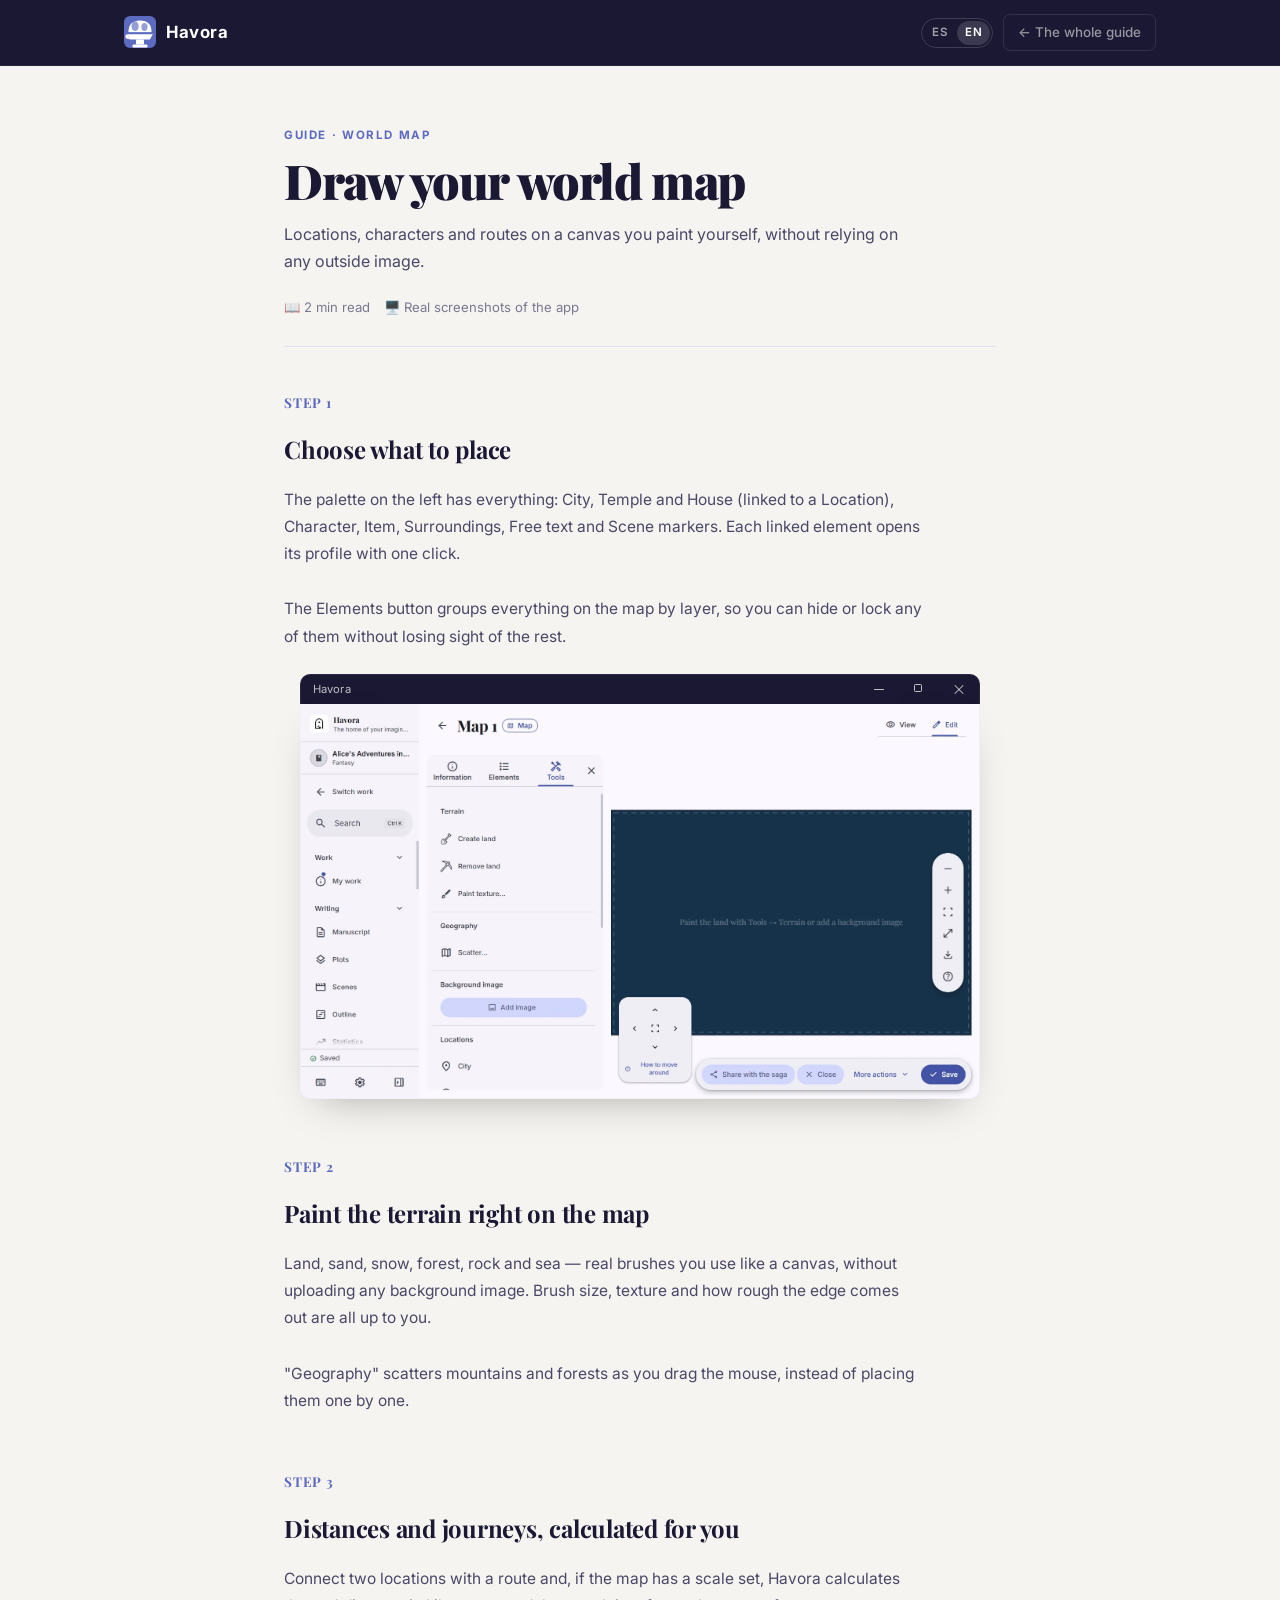
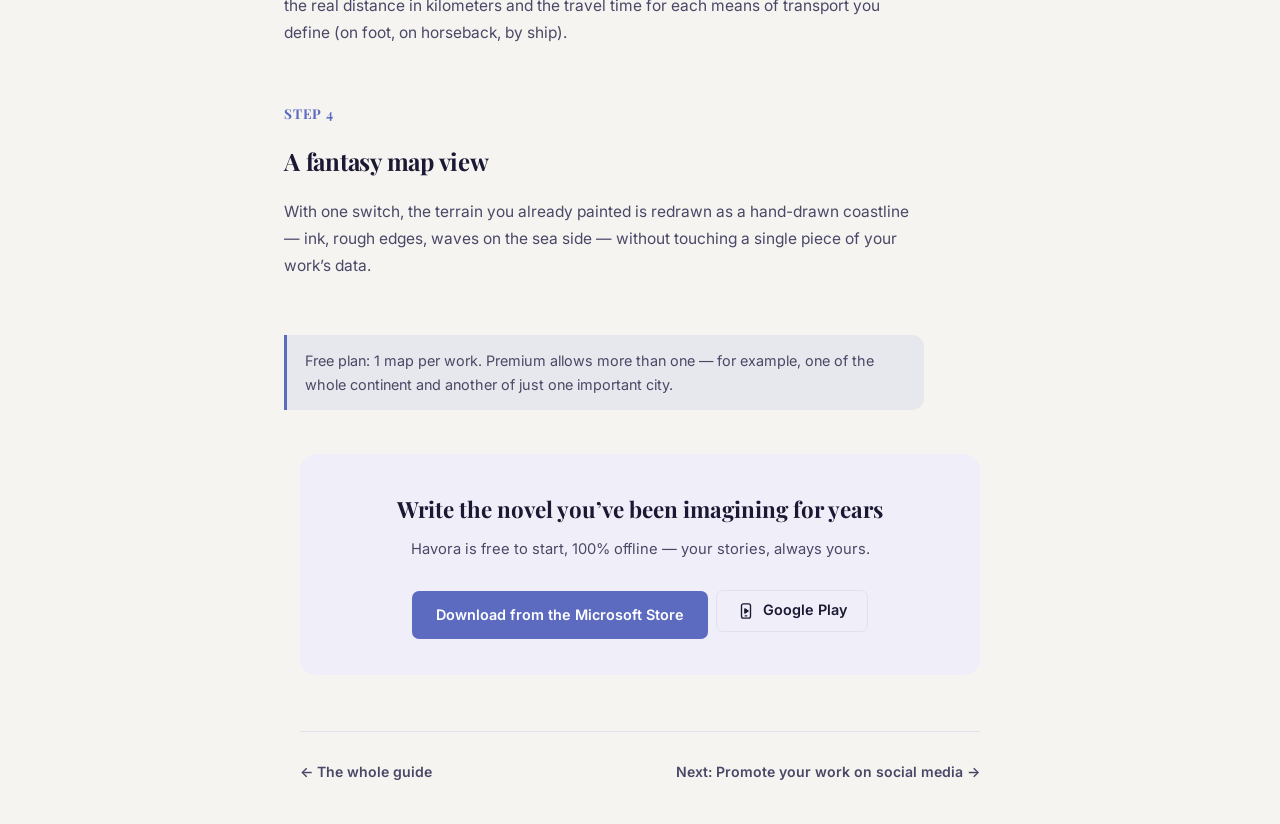
<file: guia/dibuja-tu-mapa.html>
<!DOCTYPE html>
<html lang="es">
<head>
<meta charset="UTF-8">
<meta name="viewport" content="width=device-width, initial-scale=1.0">
<title>Dibuja el mapa de tu mundo — Guía de Havora</title>
<meta name="description" content="Locaciones, personajes y rutas sobre un lienzo que pintas tú mismo, sin depender de ninguna imagen externa.">
<link rel="icon" type="image/png" href="../assets/logo.png">
<link rel="preconnect" href="https://fonts.googleapis.com">
<link rel="preconnect" href="https://fonts.gstatic.com" crossorigin>
<link href="https://fonts.googleapis.com/css2?family=Playfair+Display:wght@700;900&family=Inter:wght@400;500;600;700&display=swap" rel="stylesheet">
<style>
:root{--bg:#f5f4f1;--bg2:#ffffff;--bg3:#f0eff9;--accent:#5c6bc0;--accent-h:#7e57c2;--text:#1a1832;--text2:#4a4866;--muted:#7a788f;--border:#e2e0ef;--sidebar:#1a1832;--r:12px;--serif:'Playfair Display',Georgia,serif;--sans:'Inter',system-ui,sans-serif}
@media(prefers-color-scheme:dark){:root:not([data-theme=light]){--bg:#0f0e1a;--bg2:#1a1832;--bg3:#221f38;--accent:#7c88d4;--accent-h:#9b83da;--text:#eceaf8;--text2:#b0adc8;--muted:#8c89a8;--border:#2d2a4a}}
:root[data-theme=dark]{--bg:#0f0e1a;--bg2:#1a1832;--bg3:#221f38;--accent:#7c88d4;--accent-h:#9b83da;--text:#eceaf8;--text2:#b0adc8;--muted:#8c89a8;--border:#2d2a4a}
:root[data-theme=light]{--bg:#f5f4f1;--bg2:#ffffff;--bg3:#f0eff9;--accent:#5c6bc0;--text:#1a1832;--text2:#4a4866;--muted:#7a788f;--border:#e2e0ef}
*,*::before,*::after{box-sizing:border-box;margin:0;padding:0}
html{scroll-behavior:smooth}
body{font-family:var(--sans);background:var(--bg);color:var(--text);line-height:1.7;font-size:1rem}
img{max-width:100%;display:block}
a{color:var(--accent);text-decoration:none}
a:hover{color:var(--accent-h)}

nav{background:var(--sidebar);border-bottom:1px solid rgba(255,255,255,.06);padding:14px 0;position:sticky;top:0;z-index:100}
.nav-inner{display:flex;align-items:center;justify-content:space-between;max-width:1080px;margin:0 auto;padding:0 24px;gap:16px}
.nav-logo{display:flex;align-items:center;gap:10px;color:#fff;font-family:var(--sans);font-size:1.05rem;font-weight:700;letter-spacing:.03em;text-decoration:none}
.wf-icon{width:32px;height:32px;flex-shrink:0;display:block}
.btn-nav-back{color:rgba(255,255,255,.55);font-size:.84rem;font-weight:500;padding:6px 14px;border-radius:7px;border:1px solid rgba(255,255,255,.1);transition:all .15s;text-decoration:none;display:inline-flex;align-items:center;gap:6px}
.btn-nav-back:hover{color:#fff;border-color:rgba(255,255,255,.25)}

.doc{max-width:760px;margin:0 auto;padding:60px 24px 40px}
.doc-eyebrow{font-size:.72rem;font-weight:700;letter-spacing:.14em;text-transform:uppercase;color:var(--accent);margin-bottom:10px}
.doc-title{font-family:var(--serif);font-size:clamp(2rem,4.5vw,3rem);font-weight:900;letter-spacing:-.03em;line-height:1.08;margin-bottom:14px;color:var(--text);text-wrap:balance}
.doc-sub{font-size:1rem;color:var(--text2);margin-bottom:8px;line-height:1.7;max-width:620px}
.doc-meta{display:flex;gap:14px;flex-wrap:wrap;font-size:.82rem;color:var(--muted);margin:20px 0 44px;padding-bottom:28px;border-bottom:1px solid var(--border)}
.doc-meta span{display:inline-flex;align-items:center;gap:6px}

.g-step{display:flex;flex-direction:column;gap:18px;margin-bottom:56px}
.g-step-num{font-family:var(--serif);font-size:.85rem;font-weight:700;color:var(--accent);letter-spacing:.06em}
.g-step h2{font-family:var(--serif);font-size:1.5rem;font-weight:700;letter-spacing:-.01em;color:var(--text);margin:2px 0 4px;line-height:1.25}
.g-step p{font-size:.97rem;color:var(--text2);line-height:1.75;max-width:640px}
.g-step p+p{margin-top:10px}
.g-shot{margin:6px auto 0;max-width:680px;width:100%}
/* barra de ventana estilo Windows (Havora solo existe para Windows y Android): título a la izquierda, minimizar/maximizar/cerrar a la derecha */
.g-chrome{background:var(--sidebar);border-radius:10px 10px 0 0;height:30px;padding-left:12px;display:flex;align-items:center;justify-content:space-between;border:1px solid rgba(255,255,255,.08);border-bottom:none;color:rgba(255,255,255,.72)}
.g-title{font-size:.7rem;letter-spacing:.01em}
.g-win{display:flex;height:100%}
.g-win i{position:relative;display:block;width:40px;height:100%}
.g-min::before{content:"";position:absolute;left:15px;top:50%;width:10px;height:1px;background:currentColor}
.g-max::before{content:"";position:absolute;left:15px;top:50%;width:8px;height:8px;margin-top:-5px;border:1px solid currentColor;border-radius:1.5px}
.g-close::before,.g-close::after{content:"";position:absolute;left:14px;top:50%;width:12px;height:1px;background:currentColor;transform:rotate(45deg)}
.g-close::after{transform:rotate(-45deg)}

.g-imgwrap{border:1px solid rgba(255,255,255,.08);border-top:none;border-radius:0 0 10px 10px;overflow:hidden;background:var(--bg3);box-shadow:0 16px 40px -20px rgba(0,0,0,.35)}
.g-imgwrap img{width:100%;height:auto;display:block}
.g-shots-pair{display:flex;gap:16px;flex-wrap:wrap;max-width:680px;margin:6px auto 0}
.g-shots-pair .g-shot{flex:1 1 300px;max-width:none;margin:0}

.g-tip{background:color-mix(in srgb,var(--accent) 9%,transparent);border-left:3px solid var(--accent);padding:14px 18px;border-radius:0 var(--r) var(--r) 0;margin:0 0 44px;font-size:.9rem;color:var(--text2);line-height:1.65;max-width:640px}
.g-tip b{color:var(--text)}

.g-cta{max-width:680px;margin:8px auto 0;padding:36px 32px;border-radius:16px;background:var(--bg3);text-align:center}
.g-cta h3{font-family:var(--serif);font-size:1.4rem;font-weight:700;color:var(--text);margin-bottom:8px}
.g-cta p{font-size:.92rem;color:var(--text2);margin-bottom:20px}
.btn-primary{background:var(--accent);color:#fff!important;font-weight:600;font-size:.9rem;padding:12px 24px;border-radius:7px;border:none;cursor:pointer;transition:background .15s,transform .15s;display:inline-block}
.btn-primary:hover{background:var(--accent-h);transform:translateY(-1px)}

.g-more{max-width:680px;margin:56px auto 0;padding-top:28px;border-top:1px solid var(--border);display:flex;justify-content:space-between;flex-wrap:wrap;gap:14px;font-size:.88rem}
.g-more a{color:var(--text2);font-weight:600}
.g-more a:hover{color:var(--accent)}

@media(max-width:640px){.doc{padding:40px 18px 30px}.g-cta{padding:28px 20px}}
</style>
<link rel="stylesheet" href="../css/stores.css">
</head>
<body>
<nav>
  <div class="nav-inner">
    <a href="../index.html" class="nav-logo">
      <svg class="wf-icon logo-svg" viewBox="0 0 36 36" xmlns="http://www.w3.org/2000/svg">
        <rect width="36" height="36" rx="7" fill="#5c6bc0"/>
        <path d="M5,18 Q5,5 18,5 Q31,5 31,18 Z" fill="white"/>
        <ellipse cx="12.5" cy="11.5" rx="4" ry="5.5" fill="#5c6bc0" opacity="0.65"/>
        <ellipse cx="23" cy="12.5" rx="3.5" ry="4.5" fill="#5c6bc0" opacity="0.65"/>
        <line x1="5" y1="18" x2="31" y2="18" stroke="rgba(255,255,255,.35)" stroke-width="0.8"/>
        <path d="M3.5,20.5 L32.5,20.5 L29,26.5 L7,26.5 Z" fill="white"/>
        <path d="M3.5,20.5 Q0.5,21.5 2,25 L7,26.5 Z" fill="white"/>
        <rect x="13.5" y="26.5" width="9" height="5.5" rx="1" fill="white"/>
        <rect x="9.5" y="32" width="17" height="3.5" rx="1.5" fill="white"/>
      </svg>
      <img class="wf-icon logo-png" src="../assets/logo.png" alt="" style="display:none;border-radius:7px">
      Havora
    </a>
    <div style="display:flex;align-items:center;gap:10px"><span data-lang-switch></span><a href="index.html" class="btn-nav-back">← Toda la guía</a></div>
  </div>
</nav>
<div class="doc">
  <div class="doc-eyebrow">GUÍA · MAPA DEL MUNDO</div>
  <h1 class="doc-title">Dibuja el mapa de tu mundo</h1>
  <p class="doc-sub">Locaciones, personajes y rutas sobre un lienzo que pintas tú mismo, sin depender de ninguna imagen externa.</p>
  <div class="doc-meta"><span>📖 2 min de lectura</span><span>🖥️ Capturas reales de la app</span></div>
  <div class="g-step"><div class="g-step-num">PASO 1</div><h2>Elige qué colocar</h2><p>La paleta de la izquierda reúne todo: Ciudad, Templo y Casa (vinculadas a una Locación), Personaje, Objeto, Entorno, Texto libre y marcadores de Escena. Cada elemento vinculado abre su ficha con un clic.</p><p>El botón Elementos agrupa todo lo que hay en el mapa por capa, para ocultar o bloquear cualquiera de ellas sin perder de vista el resto.</p><div class="g-shot"><div class="g-chrome"><span class="g-title">Havora</span><span class="g-win" aria-hidden="true"><i class="g-min"></i><i class="g-max"></i><i class="g-close"></i></span></div><div class="g-imgwrap"><img src="../assets/guia/map-edit-empty.webp" data-src-en="../assets/guia/map-edit-empty-en.webp" alt="Editor del Mapa del mundo de Havora con la paleta de herramientas abierta" loading="lazy"></div></div></div>
<div class="g-step"><div class="g-step-num">PASO 2</div><h2>Pinta el terreno directo sobre el mapa</h2><p>Tierra, arena, nieve, bosque, roca y mar — pinceles reales que se usan como un lienzo, sin subir ninguna imagen de fondo. El tamaño del pincel, la textura y qué tan irregular sale el borde se ajustan a tu gusto.</p><p>"Geografía" dispersa montañas y bosques arrastrando el mouse, en vez de colocarlos uno por uno.</p></div>
<div class="g-step"><div class="g-step-num">PASO 3</div><h2>Distancias y viajes, calculadas solas</h2><p>Conecta dos locaciones con una ruta y, si el mapa tiene una escala configurada, Havora calcula la distancia real en kilómetros y el tiempo de viaje con cada medio que definas (a pie, a caballo, en barco).</p></div>
<div class="g-step"><div class="g-step-num">PASO 4</div><h2>Una vista de mapa de fantasía</h2><p>Con un interruptor, el mismo terreno que ya pintaste se redibuja como una costa dibujada a mano — tinta, borde irregular, olas del lado del mar — sin tocar ni un dato de tu obra.</p></div>
  <div class="g-tip">Plan gratis: 1 mapa por obra. Premium permite más de uno — por ejemplo, uno del continente entero y otro solo de una ciudad importante.</div>
  <div class="g-cta"><h3>Escribe la novela que llevas años imaginando</h3><p>Havora es gratis para empezar, 100% offline — tus historias, siempre tuyas.</p><a href="https://apps.microsoft.com/detail/9NND2741FJHK" class="btn-primary" target="_blank" rel="noopener">Consíguelo en Microsoft Store</a> <a href="https://play.google.com/store/apps/details?id=com.havora.wb" class="play-btn" target="_blank" rel="noopener"><svg viewBox="0 0 24 24" fill="none" stroke="currentColor" stroke-width="1.8" stroke-linecap="round" stroke-linejoin="round" aria-hidden="true"><rect x="6" y="2.5" width="12" height="19" rx="2.5"/><path d="M10.5 9.2v5.6l4.4-2.8z" fill="currentColor"/><line x1="11" y1="18.5" x2="13" y2="18.5"/></svg> Google Play</a></div>
  <div class="g-more">
    <a href="index.html">← Toda la guía</a>
    <a href="promociona-tu-obra.html">Siguiente: Promociona tu obra en redes →</a>
  </div>
</div>
<!-- Idioma (español / inglés): ver js/i18n.js -->
<script src="../js/i18n-en.js"></script>
<script src="../js/i18n.js"></script>
</body>
</html>
</file>
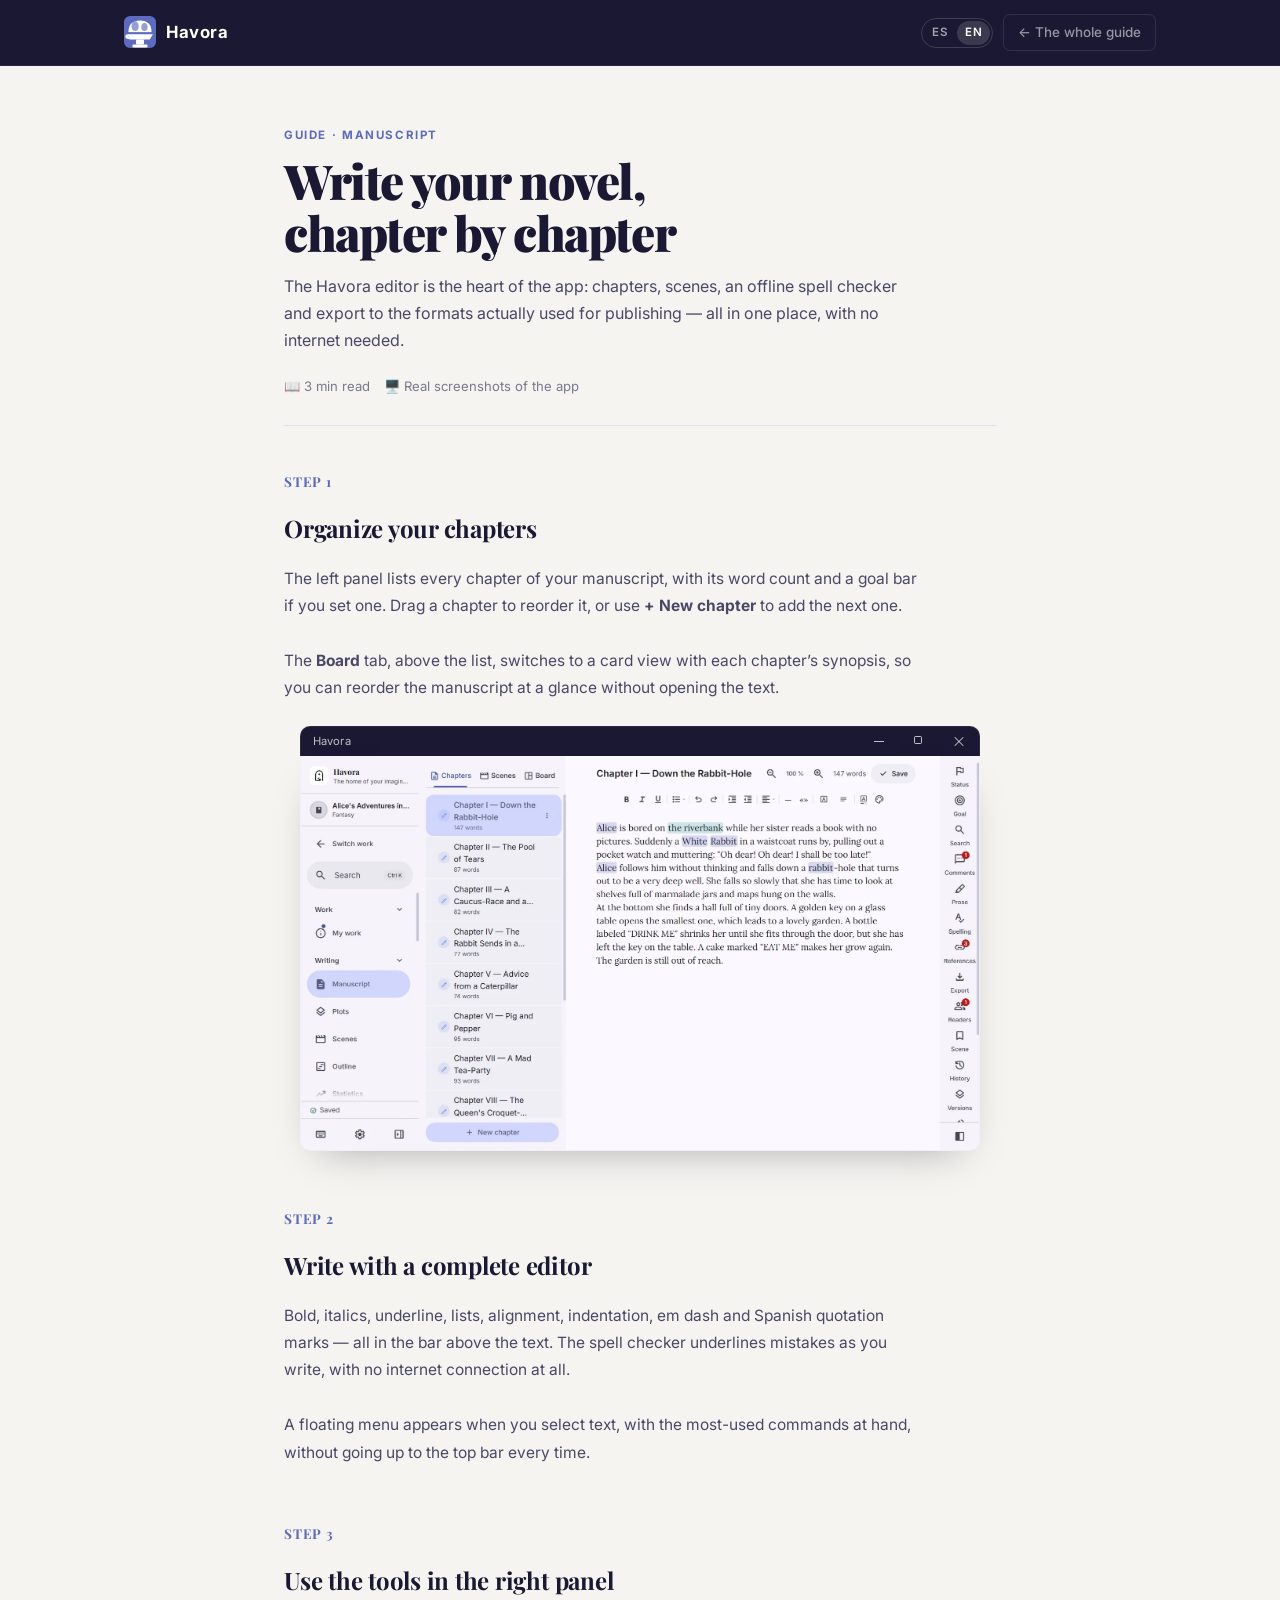
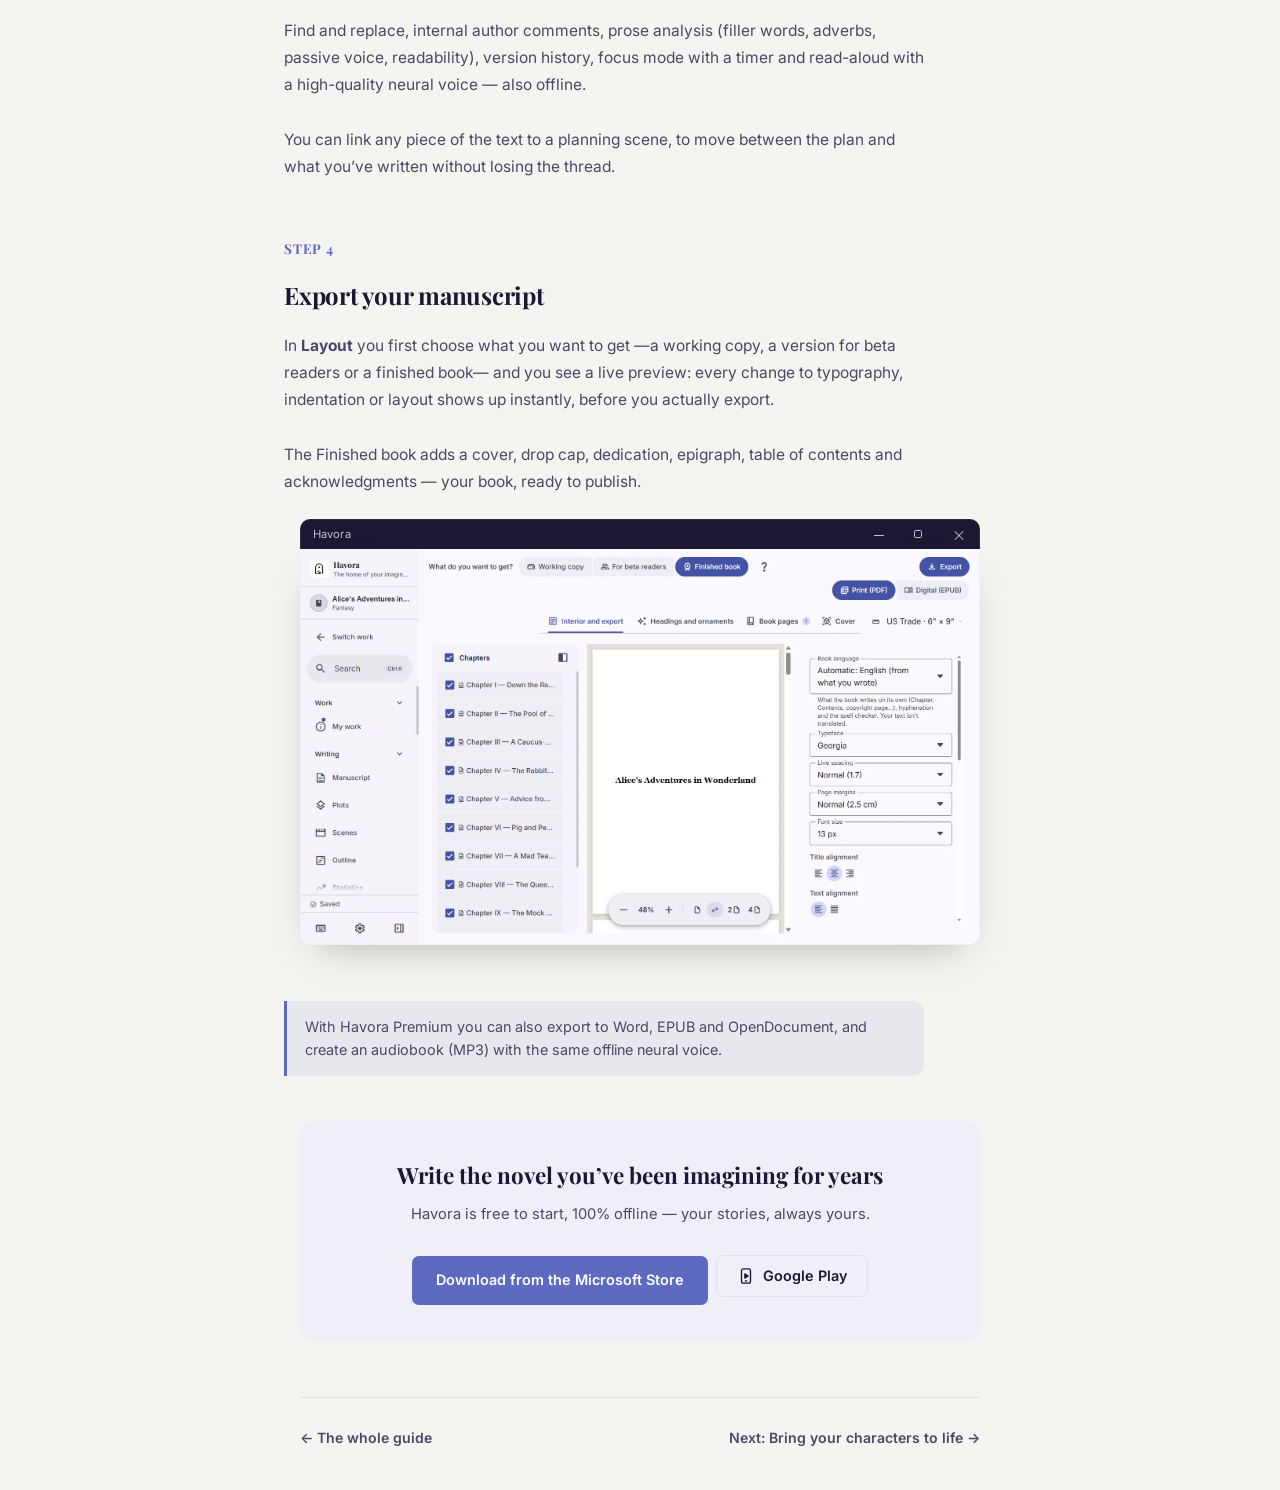
<file: guia/escribe-tu-novela.html>
<!DOCTYPE html>
<html lang="es">
<head>
<meta charset="UTF-8">
<meta name="viewport" content="width=device-width, initial-scale=1.0">
<title>Escribe tu novela, capítulo a capítulo — Guía de Havora</title>
<meta name="description" content="El editor de Havora es el centro de la app: capítulos, escenas, corrector ortográfico offline y exportación a los formatos que de verdad se usan para publicar — todo en un mismo lugar, sin depender de internet.">
<link rel="icon" type="image/png" href="../assets/logo.png">
<link rel="preconnect" href="https://fonts.googleapis.com">
<link rel="preconnect" href="https://fonts.gstatic.com" crossorigin>
<link href="https://fonts.googleapis.com/css2?family=Playfair+Display:wght@700;900&family=Inter:wght@400;500;600;700&display=swap" rel="stylesheet">
<style>
:root{--bg:#f5f4f1;--bg2:#ffffff;--bg3:#f0eff9;--accent:#5c6bc0;--accent-h:#7e57c2;--text:#1a1832;--text2:#4a4866;--muted:#7a788f;--border:#e2e0ef;--sidebar:#1a1832;--r:12px;--serif:'Playfair Display',Georgia,serif;--sans:'Inter',system-ui,sans-serif}
@media(prefers-color-scheme:dark){:root:not([data-theme=light]){--bg:#0f0e1a;--bg2:#1a1832;--bg3:#221f38;--accent:#7c88d4;--accent-h:#9b83da;--text:#eceaf8;--text2:#b0adc8;--muted:#8c89a8;--border:#2d2a4a}}
:root[data-theme=dark]{--bg:#0f0e1a;--bg2:#1a1832;--bg3:#221f38;--accent:#7c88d4;--accent-h:#9b83da;--text:#eceaf8;--text2:#b0adc8;--muted:#8c89a8;--border:#2d2a4a}
:root[data-theme=light]{--bg:#f5f4f1;--bg2:#ffffff;--bg3:#f0eff9;--accent:#5c6bc0;--text:#1a1832;--text2:#4a4866;--muted:#7a788f;--border:#e2e0ef}
*,*::before,*::after{box-sizing:border-box;margin:0;padding:0}
html{scroll-behavior:smooth}
body{font-family:var(--sans);background:var(--bg);color:var(--text);line-height:1.7;font-size:1rem}
img{max-width:100%;display:block}
a{color:var(--accent);text-decoration:none}
a:hover{color:var(--accent-h)}

nav{background:var(--sidebar);border-bottom:1px solid rgba(255,255,255,.06);padding:14px 0;position:sticky;top:0;z-index:100}
.nav-inner{display:flex;align-items:center;justify-content:space-between;max-width:1080px;margin:0 auto;padding:0 24px;gap:16px}
.nav-logo{display:flex;align-items:center;gap:10px;color:#fff;font-family:var(--sans);font-size:1.05rem;font-weight:700;letter-spacing:.03em;text-decoration:none}
.wf-icon{width:32px;height:32px;flex-shrink:0;display:block}
.btn-nav-back{color:rgba(255,255,255,.55);font-size:.84rem;font-weight:500;padding:6px 14px;border-radius:7px;border:1px solid rgba(255,255,255,.1);transition:all .15s;text-decoration:none;display:inline-flex;align-items:center;gap:6px}
.btn-nav-back:hover{color:#fff;border-color:rgba(255,255,255,.25)}

.doc{max-width:760px;margin:0 auto;padding:60px 24px 40px}
.doc-eyebrow{font-size:.72rem;font-weight:700;letter-spacing:.14em;text-transform:uppercase;color:var(--accent);margin-bottom:10px}
.doc-title{font-family:var(--serif);font-size:clamp(2rem,4.5vw,3rem);font-weight:900;letter-spacing:-.03em;line-height:1.08;margin-bottom:14px;color:var(--text);text-wrap:balance}
.doc-sub{font-size:1rem;color:var(--text2);margin-bottom:8px;line-height:1.7;max-width:620px}
.doc-meta{display:flex;gap:14px;flex-wrap:wrap;font-size:.82rem;color:var(--muted);margin:20px 0 44px;padding-bottom:28px;border-bottom:1px solid var(--border)}
.doc-meta span{display:inline-flex;align-items:center;gap:6px}

.g-step{display:flex;flex-direction:column;gap:18px;margin-bottom:56px}
.g-step-num{font-family:var(--serif);font-size:.85rem;font-weight:700;color:var(--accent);letter-spacing:.06em}
.g-step h2{font-family:var(--serif);font-size:1.5rem;font-weight:700;letter-spacing:-.01em;color:var(--text);margin:2px 0 4px;line-height:1.25}
.g-step p{font-size:.97rem;color:var(--text2);line-height:1.75;max-width:640px}
.g-step p+p{margin-top:10px}
.g-shot{margin:6px auto 0;max-width:680px;width:100%}
/* barra de ventana estilo Windows (Havora solo existe para Windows y Android): título a la izquierda, minimizar/maximizar/cerrar a la derecha */
.g-chrome{background:var(--sidebar);border-radius:10px 10px 0 0;height:30px;padding-left:12px;display:flex;align-items:center;justify-content:space-between;border:1px solid rgba(255,255,255,.08);border-bottom:none;color:rgba(255,255,255,.72)}
.g-title{font-size:.7rem;letter-spacing:.01em}
.g-win{display:flex;height:100%}
.g-win i{position:relative;display:block;width:40px;height:100%}
.g-min::before{content:"";position:absolute;left:15px;top:50%;width:10px;height:1px;background:currentColor}
.g-max::before{content:"";position:absolute;left:15px;top:50%;width:8px;height:8px;margin-top:-5px;border:1px solid currentColor;border-radius:1.5px}
.g-close::before,.g-close::after{content:"";position:absolute;left:14px;top:50%;width:12px;height:1px;background:currentColor;transform:rotate(45deg)}
.g-close::after{transform:rotate(-45deg)}

.g-imgwrap{border:1px solid rgba(255,255,255,.08);border-top:none;border-radius:0 0 10px 10px;overflow:hidden;background:var(--bg3);box-shadow:0 16px 40px -20px rgba(0,0,0,.35)}
.g-imgwrap img{width:100%;height:auto;display:block}
.g-shots-pair{display:flex;gap:16px;flex-wrap:wrap;max-width:680px;margin:6px auto 0}
.g-shots-pair .g-shot{flex:1 1 300px;max-width:none;margin:0}

.g-tip{background:color-mix(in srgb,var(--accent) 9%,transparent);border-left:3px solid var(--accent);padding:14px 18px;border-radius:0 var(--r) var(--r) 0;margin:0 0 44px;font-size:.9rem;color:var(--text2);line-height:1.65;max-width:640px}
.g-tip b{color:var(--text)}

.g-cta{max-width:680px;margin:8px auto 0;padding:36px 32px;border-radius:16px;background:var(--bg3);text-align:center}
.g-cta h3{font-family:var(--serif);font-size:1.4rem;font-weight:700;color:var(--text);margin-bottom:8px}
.g-cta p{font-size:.92rem;color:var(--text2);margin-bottom:20px}
.btn-primary{background:var(--accent);color:#fff!important;font-weight:600;font-size:.9rem;padding:12px 24px;border-radius:7px;border:none;cursor:pointer;transition:background .15s,transform .15s;display:inline-block}
.btn-primary:hover{background:var(--accent-h);transform:translateY(-1px)}

.g-more{max-width:680px;margin:56px auto 0;padding-top:28px;border-top:1px solid var(--border);display:flex;justify-content:space-between;flex-wrap:wrap;gap:14px;font-size:.88rem}
.g-more a{color:var(--text2);font-weight:600}
.g-more a:hover{color:var(--accent)}

@media(max-width:640px){.doc{padding:40px 18px 30px}.g-cta{padding:28px 20px}}
</style>
<link rel="stylesheet" href="../css/stores.css">
</head>
<body>
<nav>
  <div class="nav-inner">
    <a href="../index.html" class="nav-logo">
      <svg class="wf-icon logo-svg" viewBox="0 0 36 36" xmlns="http://www.w3.org/2000/svg">
        <rect width="36" height="36" rx="7" fill="#5c6bc0"/>
        <path d="M5,18 Q5,5 18,5 Q31,5 31,18 Z" fill="white"/>
        <ellipse cx="12.5" cy="11.5" rx="4" ry="5.5" fill="#5c6bc0" opacity="0.65"/>
        <ellipse cx="23" cy="12.5" rx="3.5" ry="4.5" fill="#5c6bc0" opacity="0.65"/>
        <line x1="5" y1="18" x2="31" y2="18" stroke="rgba(255,255,255,.35)" stroke-width="0.8"/>
        <path d="M3.5,20.5 L32.5,20.5 L29,26.5 L7,26.5 Z" fill="white"/>
        <path d="M3.5,20.5 Q0.5,21.5 2,25 L7,26.5 Z" fill="white"/>
        <rect x="13.5" y="26.5" width="9" height="5.5" rx="1" fill="white"/>
        <rect x="9.5" y="32" width="17" height="3.5" rx="1.5" fill="white"/>
      </svg>
      <img class="wf-icon logo-png" src="../assets/logo.png" alt="" style="display:none;border-radius:7px">
      Havora
    </a>
    <div style="display:flex;align-items:center;gap:10px"><span data-lang-switch></span><a href="index.html" class="btn-nav-back">← Toda la guía</a></div>
  </div>
</nav>
<div class="doc">
  <div class="doc-eyebrow">GUÍA · MANUSCRITO</div>
  <h1 class="doc-title">Escribe tu novela, capítulo a capítulo</h1>
  <p class="doc-sub">El editor de Havora es el centro de la app: capítulos, escenas, corrector ortográfico offline y exportación a los formatos que de verdad se usan para publicar — todo en un mismo lugar, sin depender de internet.</p>
  <div class="doc-meta"><span>📖 3 min de lectura</span><span>🖥️ Capturas reales de la app</span></div>
  <div class="g-step"><div class="g-step-num">PASO 1</div><h2>Organiza tus capítulos</h2><p>El panel izquierdo lista todos los capítulos de tu manuscrito, con su conteo de palabras y una barra de meta si le configuraste una. Arrastra un capítulo para reordenarlo, o usa <b>+ Nuevo capítulo</b> para agregar el siguiente.</p><p>La pestaña <b>Tablero</b>, arriba de la lista, cambia a una vista de tarjetas con la sinopsis de cada capítulo, para reordenar el manuscrito de un vistazo sin entrar al texto.</p><div class="g-shot"><div class="g-chrome"><span class="g-title">Havora</span><span class="g-win" aria-hidden="true"><i class="g-min"></i><i class="g-max"></i><i class="g-close"></i></span></div><div class="g-imgwrap"><img src="../assets/guia/ms-editor.webp" data-src-en="../assets/guia/ms-editor-en.webp" alt="Editor de capítulos de Havora con el manuscrito de Alicia en el País de las Maravillas" loading="lazy"></div></div></div>
<div class="g-step"><div class="g-step-num">PASO 2</div><h2>Escribe con un editor completo</h2><p>Negrita, cursiva, subrayado, listas, alineación, sangría, guion largo y comillas españolas — todo en la barra de arriba del texto. El corrector ortográfico subraya errores mientras escribes, sin ninguna conexión a internet.</p><p>Un menú flotante aparece al seleccionar texto, con los comandos más usados a mano, sin ir hasta la barra de arriba cada vez.</p></div>
<div class="g-step"><div class="g-step-num">PASO 3</div><h2>Usa las herramientas del panel derecho</h2><p>Buscar y reemplazar, comentarios internos de autor, análisis de prosa (muletillas, adverbios, voz pasiva, legibilidad), historial de versiones, modo foco con temporizador y lectura en voz alta con una voz neuronal de alta calidad — también sin conexión.</p><p>Puedes asociar cualquier fragmento del texto a una escena de planificación, para navegar entre el plan y lo escrito sin perder el hilo.</p></div>
<div class="g-step"><div class="g-step-num">PASO 4</div><h2>Exporta tu manuscrito</h2><p>En <b>Maquetación</b> eliges primero qué quieres obtener —copia de trabajo, versión para lectores beta o libro terminado— y ves la vista previa en vivo: cada cambio de tipografía, sangría o maquetación se refleja al instante, antes de exportar de verdad.</p><p>El Libro terminado agrega portada, letra capital, dedicatoria, epígrafe, índice y agradecimientos — tu libro, listo para publicar.</p><div class="g-shot"><div class="g-chrome"><span class="g-title">Havora</span><span class="g-win" aria-hidden="true"><i class="g-min"></i><i class="g-max"></i><i class="g-close"></i></span></div><div class="g-imgwrap"><img src="../assets/guia/ms-export.webp" data-src-en="../assets/guia/ms-export-en.webp" alt="Maquetación de Havora con vista previa en vivo del PDF" loading="lazy"></div></div></div>
  <div class="g-tip">Con Havora Premium puedes exportar también a Word, EPUB y OpenDocument, y generar un audiolibro (MP3) con la misma voz neuronal offline.</div>
  <div class="g-cta"><h3>Escribe la novela que llevas años imaginando</h3><p>Havora es gratis para empezar, 100% offline — tus historias, siempre tuyas.</p><a href="https://apps.microsoft.com/detail/9NND2741FJHK" class="btn-primary" target="_blank" rel="noopener">Consíguelo en Microsoft Store</a> <a href="https://play.google.com/store/apps/details?id=com.havora.wb" class="play-btn" target="_blank" rel="noopener"><svg viewBox="0 0 24 24" fill="none" stroke="currentColor" stroke-width="1.8" stroke-linecap="round" stroke-linejoin="round" aria-hidden="true"><rect x="6" y="2.5" width="12" height="19" rx="2.5"/><path d="M10.5 9.2v5.6l4.4-2.8z" fill="currentColor"/><line x1="11" y1="18.5" x2="13" y2="18.5"/></svg> Google Play</a></div>
  <div class="g-more">
    <a href="index.html">← Toda la guía</a>
    <a href="crea-personajes.html">Siguiente: Da vida a tus personajes →</a>
  </div>
</div>
<!-- Idioma (español / inglés): ver js/i18n.js -->
<script src="../js/i18n-en.js"></script>
<script src="../js/i18n.js"></script>
</body>
</html>
</file>
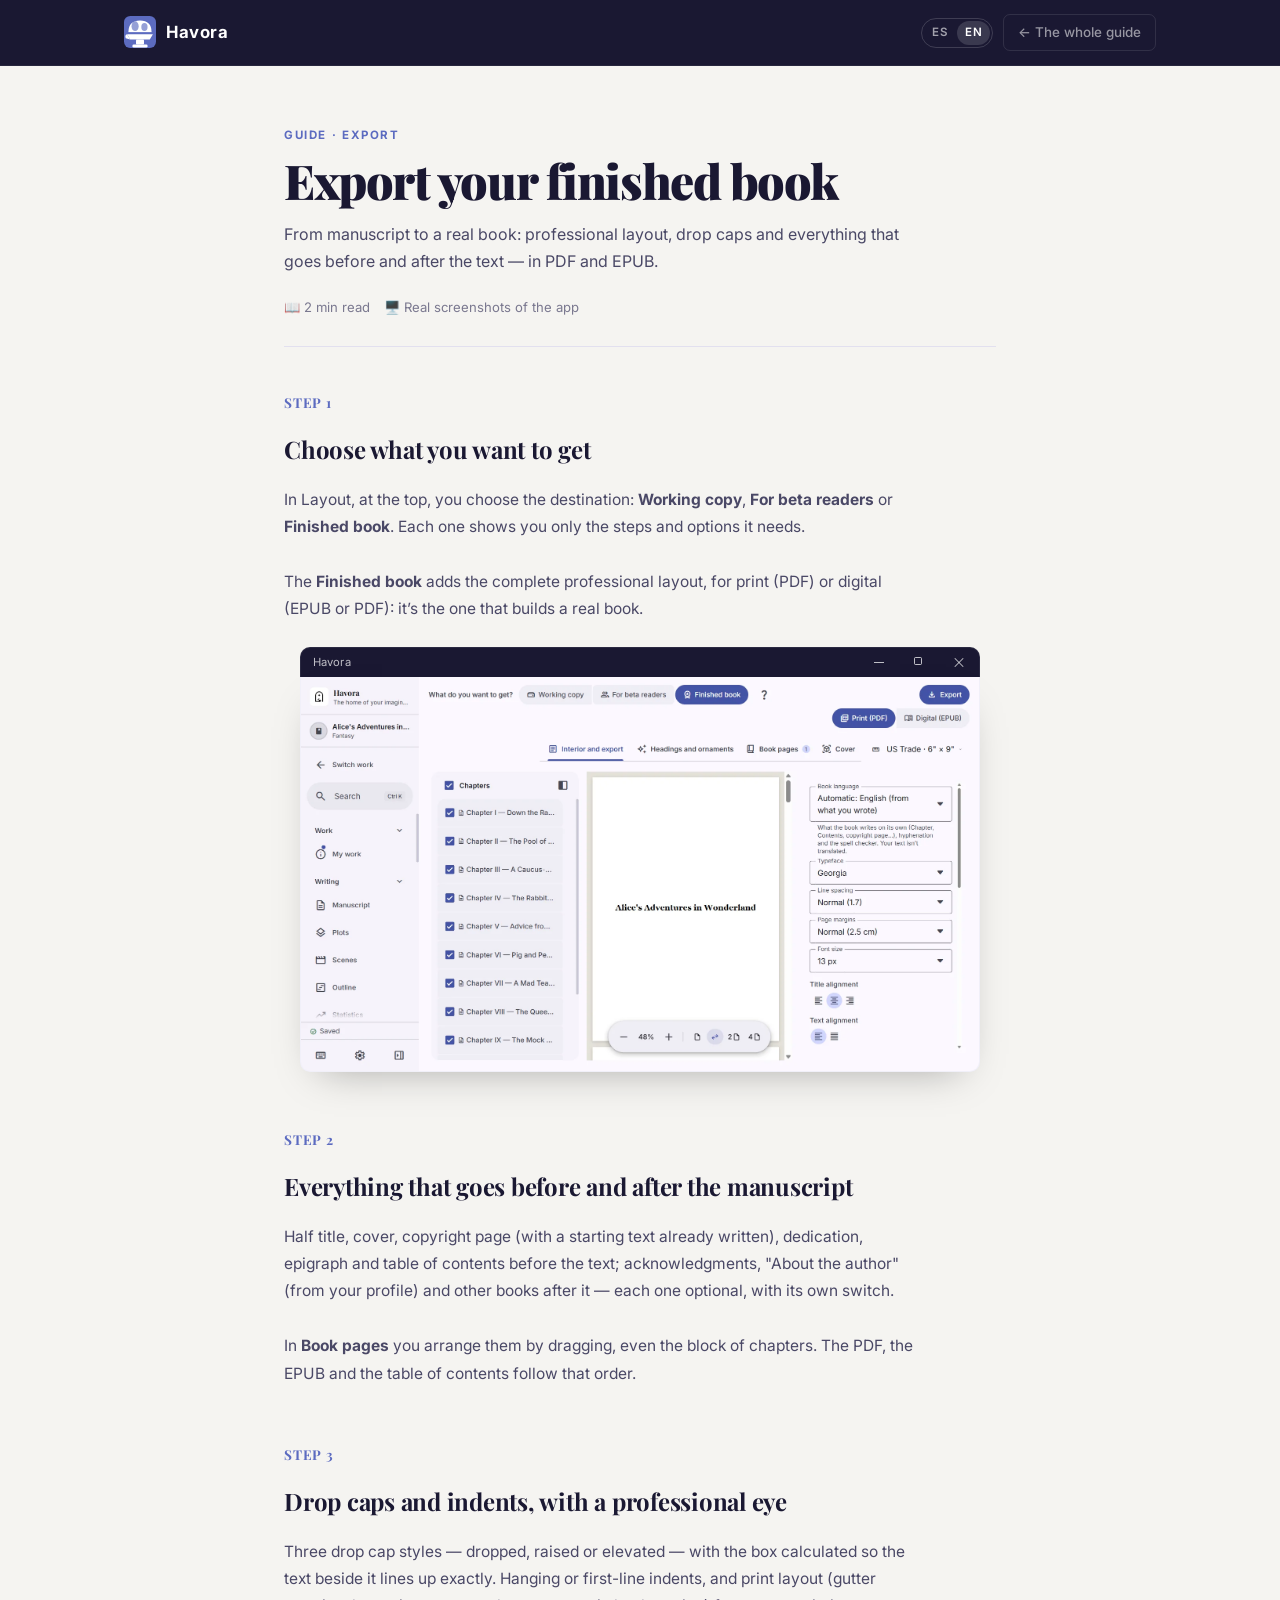
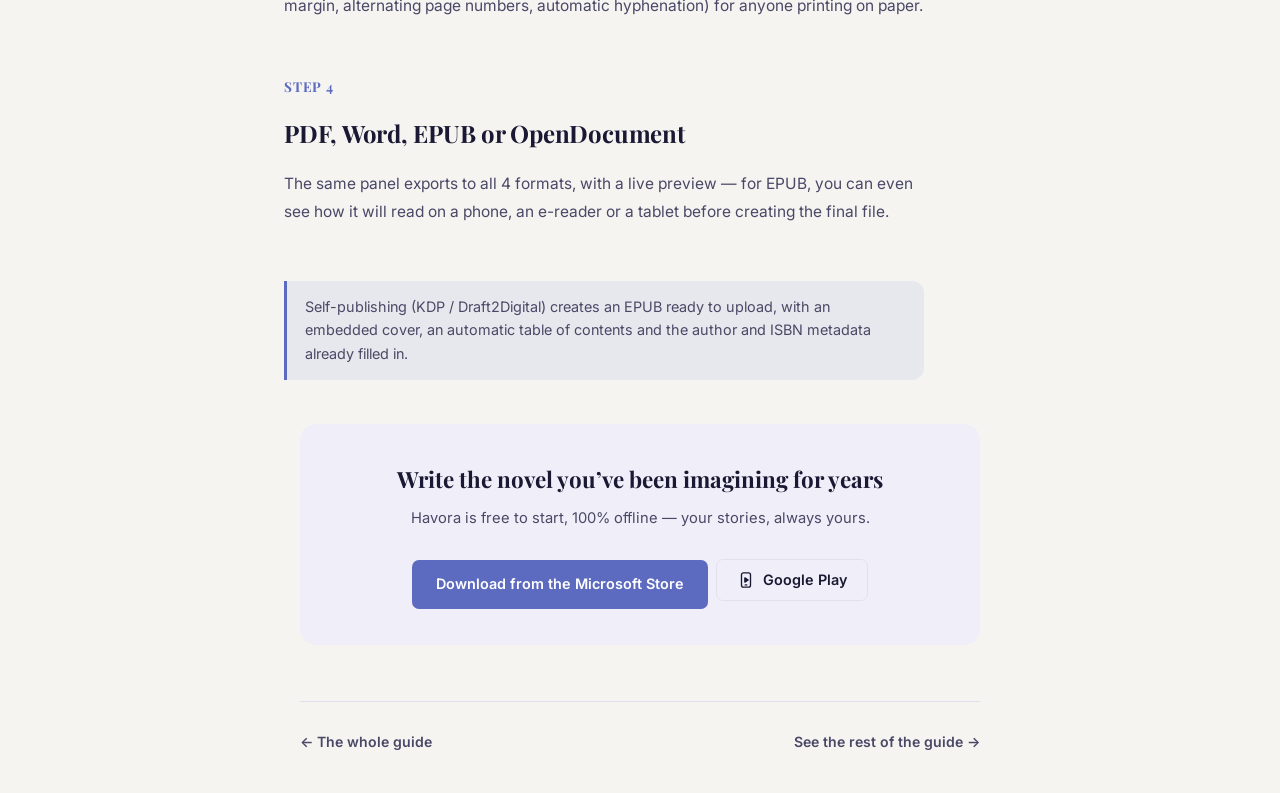
<file: guia/exporta-tu-libro.html>
<!DOCTYPE html>
<html lang="es">
<head>
<meta charset="UTF-8">
<meta name="viewport" content="width=device-width, initial-scale=1.0">
<title>Exporta tu libro terminado — Guía de Havora</title>
<meta name="description" content="De manuscrito a libro real: maquetación editorial, letra capital y todo lo que va antes y después del texto — en PDF y EPUB.">
<link rel="icon" type="image/png" href="../assets/logo.png">
<link rel="preconnect" href="https://fonts.googleapis.com">
<link rel="preconnect" href="https://fonts.gstatic.com" crossorigin>
<link href="https://fonts.googleapis.com/css2?family=Playfair+Display:wght@700;900&family=Inter:wght@400;500;600;700&display=swap" rel="stylesheet">
<style>
:root{--bg:#f5f4f1;--bg2:#ffffff;--bg3:#f0eff9;--accent:#5c6bc0;--accent-h:#7e57c2;--text:#1a1832;--text2:#4a4866;--muted:#7a788f;--border:#e2e0ef;--sidebar:#1a1832;--r:12px;--serif:'Playfair Display',Georgia,serif;--sans:'Inter',system-ui,sans-serif}
@media(prefers-color-scheme:dark){:root:not([data-theme=light]){--bg:#0f0e1a;--bg2:#1a1832;--bg3:#221f38;--accent:#7c88d4;--accent-h:#9b83da;--text:#eceaf8;--text2:#b0adc8;--muted:#8c89a8;--border:#2d2a4a}}
:root[data-theme=dark]{--bg:#0f0e1a;--bg2:#1a1832;--bg3:#221f38;--accent:#7c88d4;--accent-h:#9b83da;--text:#eceaf8;--text2:#b0adc8;--muted:#8c89a8;--border:#2d2a4a}
:root[data-theme=light]{--bg:#f5f4f1;--bg2:#ffffff;--bg3:#f0eff9;--accent:#5c6bc0;--text:#1a1832;--text2:#4a4866;--muted:#7a788f;--border:#e2e0ef}
*,*::before,*::after{box-sizing:border-box;margin:0;padding:0}
html{scroll-behavior:smooth}
body{font-family:var(--sans);background:var(--bg);color:var(--text);line-height:1.7;font-size:1rem}
img{max-width:100%;display:block}
a{color:var(--accent);text-decoration:none}
a:hover{color:var(--accent-h)}

nav{background:var(--sidebar);border-bottom:1px solid rgba(255,255,255,.06);padding:14px 0;position:sticky;top:0;z-index:100}
.nav-inner{display:flex;align-items:center;justify-content:space-between;max-width:1080px;margin:0 auto;padding:0 24px;gap:16px}
.nav-logo{display:flex;align-items:center;gap:10px;color:#fff;font-family:var(--sans);font-size:1.05rem;font-weight:700;letter-spacing:.03em;text-decoration:none}
.wf-icon{width:32px;height:32px;flex-shrink:0;display:block}
.btn-nav-back{color:rgba(255,255,255,.55);font-size:.84rem;font-weight:500;padding:6px 14px;border-radius:7px;border:1px solid rgba(255,255,255,.1);transition:all .15s;text-decoration:none;display:inline-flex;align-items:center;gap:6px}
.btn-nav-back:hover{color:#fff;border-color:rgba(255,255,255,.25)}

.doc{max-width:760px;margin:0 auto;padding:60px 24px 40px}
.doc-eyebrow{font-size:.72rem;font-weight:700;letter-spacing:.14em;text-transform:uppercase;color:var(--accent);margin-bottom:10px}
.doc-title{font-family:var(--serif);font-size:clamp(2rem,4.5vw,3rem);font-weight:900;letter-spacing:-.03em;line-height:1.08;margin-bottom:14px;color:var(--text);text-wrap:balance}
.doc-sub{font-size:1rem;color:var(--text2);margin-bottom:8px;line-height:1.7;max-width:620px}
.doc-meta{display:flex;gap:14px;flex-wrap:wrap;font-size:.82rem;color:var(--muted);margin:20px 0 44px;padding-bottom:28px;border-bottom:1px solid var(--border)}
.doc-meta span{display:inline-flex;align-items:center;gap:6px}

.g-step{display:flex;flex-direction:column;gap:18px;margin-bottom:56px}
.g-step-num{font-family:var(--serif);font-size:.85rem;font-weight:700;color:var(--accent);letter-spacing:.06em}
.g-step h2{font-family:var(--serif);font-size:1.5rem;font-weight:700;letter-spacing:-.01em;color:var(--text);margin:2px 0 4px;line-height:1.25}
.g-step p{font-size:.97rem;color:var(--text2);line-height:1.75;max-width:640px}
.g-step p+p{margin-top:10px}
.g-shot{margin:6px auto 0;max-width:680px;width:100%}
/* barra de ventana estilo Windows (Havora solo existe para Windows y Android): título a la izquierda, minimizar/maximizar/cerrar a la derecha */
.g-chrome{background:var(--sidebar);border-radius:10px 10px 0 0;height:30px;padding-left:12px;display:flex;align-items:center;justify-content:space-between;border:1px solid rgba(255,255,255,.08);border-bottom:none;color:rgba(255,255,255,.72)}
.g-title{font-size:.7rem;letter-spacing:.01em}
.g-win{display:flex;height:100%}
.g-win i{position:relative;display:block;width:40px;height:100%}
.g-min::before{content:"";position:absolute;left:15px;top:50%;width:10px;height:1px;background:currentColor}
.g-max::before{content:"";position:absolute;left:15px;top:50%;width:8px;height:8px;margin-top:-5px;border:1px solid currentColor;border-radius:1.5px}
.g-close::before,.g-close::after{content:"";position:absolute;left:14px;top:50%;width:12px;height:1px;background:currentColor;transform:rotate(45deg)}
.g-close::after{transform:rotate(-45deg)}

.g-imgwrap{border:1px solid rgba(255,255,255,.08);border-top:none;border-radius:0 0 10px 10px;overflow:hidden;background:var(--bg3);box-shadow:0 16px 40px -20px rgba(0,0,0,.35)}
.g-imgwrap img{width:100%;height:auto;display:block}
.g-shots-pair{display:flex;gap:16px;flex-wrap:wrap;max-width:680px;margin:6px auto 0}
.g-shots-pair .g-shot{flex:1 1 300px;max-width:none;margin:0}

.g-tip{background:color-mix(in srgb,var(--accent) 9%,transparent);border-left:3px solid var(--accent);padding:14px 18px;border-radius:0 var(--r) var(--r) 0;margin:0 0 44px;font-size:.9rem;color:var(--text2);line-height:1.65;max-width:640px}
.g-tip b{color:var(--text)}

.g-cta{max-width:680px;margin:8px auto 0;padding:36px 32px;border-radius:16px;background:var(--bg3);text-align:center}
.g-cta h3{font-family:var(--serif);font-size:1.4rem;font-weight:700;color:var(--text);margin-bottom:8px}
.g-cta p{font-size:.92rem;color:var(--text2);margin-bottom:20px}
.btn-primary{background:var(--accent);color:#fff!important;font-weight:600;font-size:.9rem;padding:12px 24px;border-radius:7px;border:none;cursor:pointer;transition:background .15s,transform .15s;display:inline-block}
.btn-primary:hover{background:var(--accent-h);transform:translateY(-1px)}

.g-more{max-width:680px;margin:56px auto 0;padding-top:28px;border-top:1px solid var(--border);display:flex;justify-content:space-between;flex-wrap:wrap;gap:14px;font-size:.88rem}
.g-more a{color:var(--text2);font-weight:600}
.g-more a:hover{color:var(--accent)}

@media(max-width:640px){.doc{padding:40px 18px 30px}.g-cta{padding:28px 20px}}
</style>
<link rel="stylesheet" href="../css/stores.css">
</head>
<body>
<nav>
  <div class="nav-inner">
    <a href="../index.html" class="nav-logo">
      <svg class="wf-icon logo-svg" viewBox="0 0 36 36" xmlns="http://www.w3.org/2000/svg">
        <rect width="36" height="36" rx="7" fill="#5c6bc0"/>
        <path d="M5,18 Q5,5 18,5 Q31,5 31,18 Z" fill="white"/>
        <ellipse cx="12.5" cy="11.5" rx="4" ry="5.5" fill="#5c6bc0" opacity="0.65"/>
        <ellipse cx="23" cy="12.5" rx="3.5" ry="4.5" fill="#5c6bc0" opacity="0.65"/>
        <line x1="5" y1="18" x2="31" y2="18" stroke="rgba(255,255,255,.35)" stroke-width="0.8"/>
        <path d="M3.5,20.5 L32.5,20.5 L29,26.5 L7,26.5 Z" fill="white"/>
        <path d="M3.5,20.5 Q0.5,21.5 2,25 L7,26.5 Z" fill="white"/>
        <rect x="13.5" y="26.5" width="9" height="5.5" rx="1" fill="white"/>
        <rect x="9.5" y="32" width="17" height="3.5" rx="1.5" fill="white"/>
      </svg>
      <img class="wf-icon logo-png" src="../assets/logo.png" alt="" style="display:none;border-radius:7px">
      Havora
    </a>
    <div style="display:flex;align-items:center;gap:10px"><span data-lang-switch></span><a href="index.html" class="btn-nav-back">← Toda la guía</a></div>
  </div>
</nav>
<div class="doc">
  <div class="doc-eyebrow">GUÍA · EXPORTAR</div>
  <h1 class="doc-title">Exporta tu libro terminado</h1>
  <p class="doc-sub">De manuscrito a libro real: maquetación editorial, letra capital y todo lo que va antes y después del texto — en PDF y EPUB.</p>
  <div class="doc-meta"><span>📖 2 min de lectura</span><span>🖥️ Capturas reales de la app</span></div>
  <div class="g-step"><div class="g-step-num">PASO 1</div><h2>Elige qué quieres obtener</h2><p>En Maquetación, arriba, eliges el destino: <b>Copia de trabajo</b>, <b>Para lectores beta</b> o <b>Libro terminado</b>. Cada uno te muestra solo los pasos y las opciones que necesita.</p><p>El <b>Libro terminado</b> suma la maquetación editorial completa, para imprenta (PDF) o en digital (EPUB o PDF): es el que arma un libro de verdad.</p><div class="g-shot"><div class="g-chrome"><span class="g-title">Havora</span><span class="g-win" aria-hidden="true"><i class="g-min"></i><i class="g-max"></i><i class="g-close"></i></span></div><div class="g-imgwrap"><img src="../assets/guia/ms-export.webp" data-src-en="../assets/guia/ms-export-en.webp" alt="Maquetación de Havora con el destino Libro terminado elegido" loading="lazy"></div></div></div>
<div class="g-step"><div class="g-step-num">PASO 2</div><h2>Todo lo que va antes y después del manuscrito</h2><p>Anteportada, portada, página de derechos de autor (con un texto de partida ya escrito), dedicatoria, epígrafe e índice antes del texto; agradecimientos, "Sobre el autor" (desde tu perfil) y otros libros, después — cada uno opcional, con su propio interruptor.</p><p>En <b>Páginas del libro</b> las ordenas arrastrando, incluso el bloque de capítulos. El PDF, el EPUB y el índice respetan ese orden.</p></div>
<div class="g-step"><div class="g-step-num">PASO 3</div><h2>Letra capital y sangrías, con criterio editorial</h2><p>Tres estilos de letra capital — embutida, volada o elevada — con la caja calculada para que el texto de al lado se alinee exacto. Sangría francesa o de primera línea, y maquetación de imprenta (margen de lomo, folio alternado, silabeo automático) para quien va a imprimir en papel.</p></div>
<div class="g-step"><div class="g-step-num">PASO 4</div><h2>PDF, Word, EPUB u OpenDocument</h2><p>El mismo panel exporta a los 4 formatos, con vista previa en vivo — en EPUB, incluso puedes ver cómo se va a leer en un teléfono, un e-reader o una tableta antes de generar el archivo final.</p></div>
  <div class="g-tip">La Autopublicación (KDP / Draft2Digital) genera un EPUB listo para subir, con portada incrustada, tabla de contenidos automática y la metadata de autor e ISBN ya cargada.</div>
  <div class="g-cta"><h3>Escribe la novela que llevas años imaginando</h3><p>Havora es gratis para empezar, 100% offline — tus historias, siempre tuyas.</p><a href="https://apps.microsoft.com/detail/9NND2741FJHK" class="btn-primary" target="_blank" rel="noopener">Consíguelo en Microsoft Store</a> <a href="https://play.google.com/store/apps/details?id=com.havora.wb" class="play-btn" target="_blank" rel="noopener"><svg viewBox="0 0 24 24" fill="none" stroke="currentColor" stroke-width="1.8" stroke-linecap="round" stroke-linejoin="round" aria-hidden="true"><rect x="6" y="2.5" width="12" height="19" rx="2.5"/><path d="M10.5 9.2v5.6l4.4-2.8z" fill="currentColor"/><line x1="11" y1="18.5" x2="13" y2="18.5"/></svg> Google Play</a></div>
  <div class="g-more">
    <a href="index.html">← Toda la guía</a>
    <a href="index.html">Ver el resto de la guía →</a>
  </div>
</div>
<!-- Idioma (español / inglés): ver js/i18n.js -->
<script src="../js/i18n-en.js"></script>
<script src="../js/i18n.js"></script>
</body>
</html>
</file>
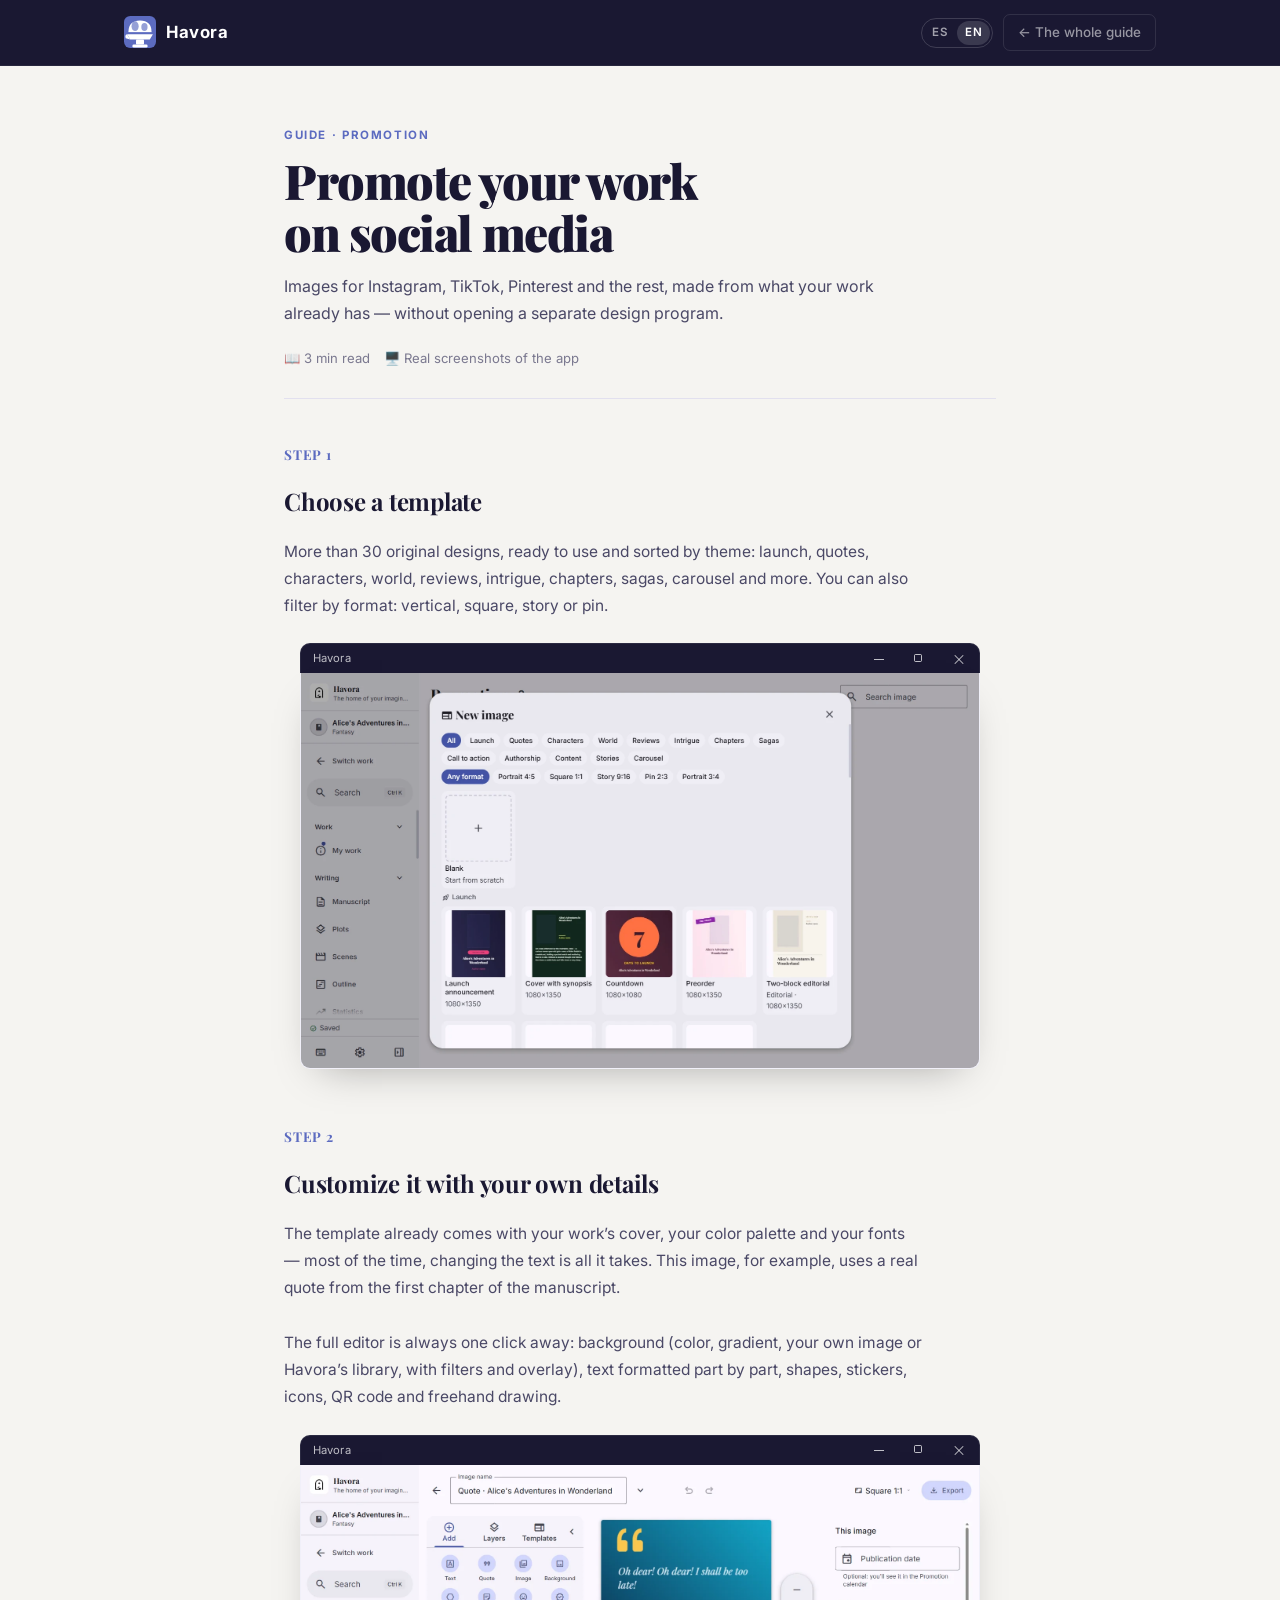
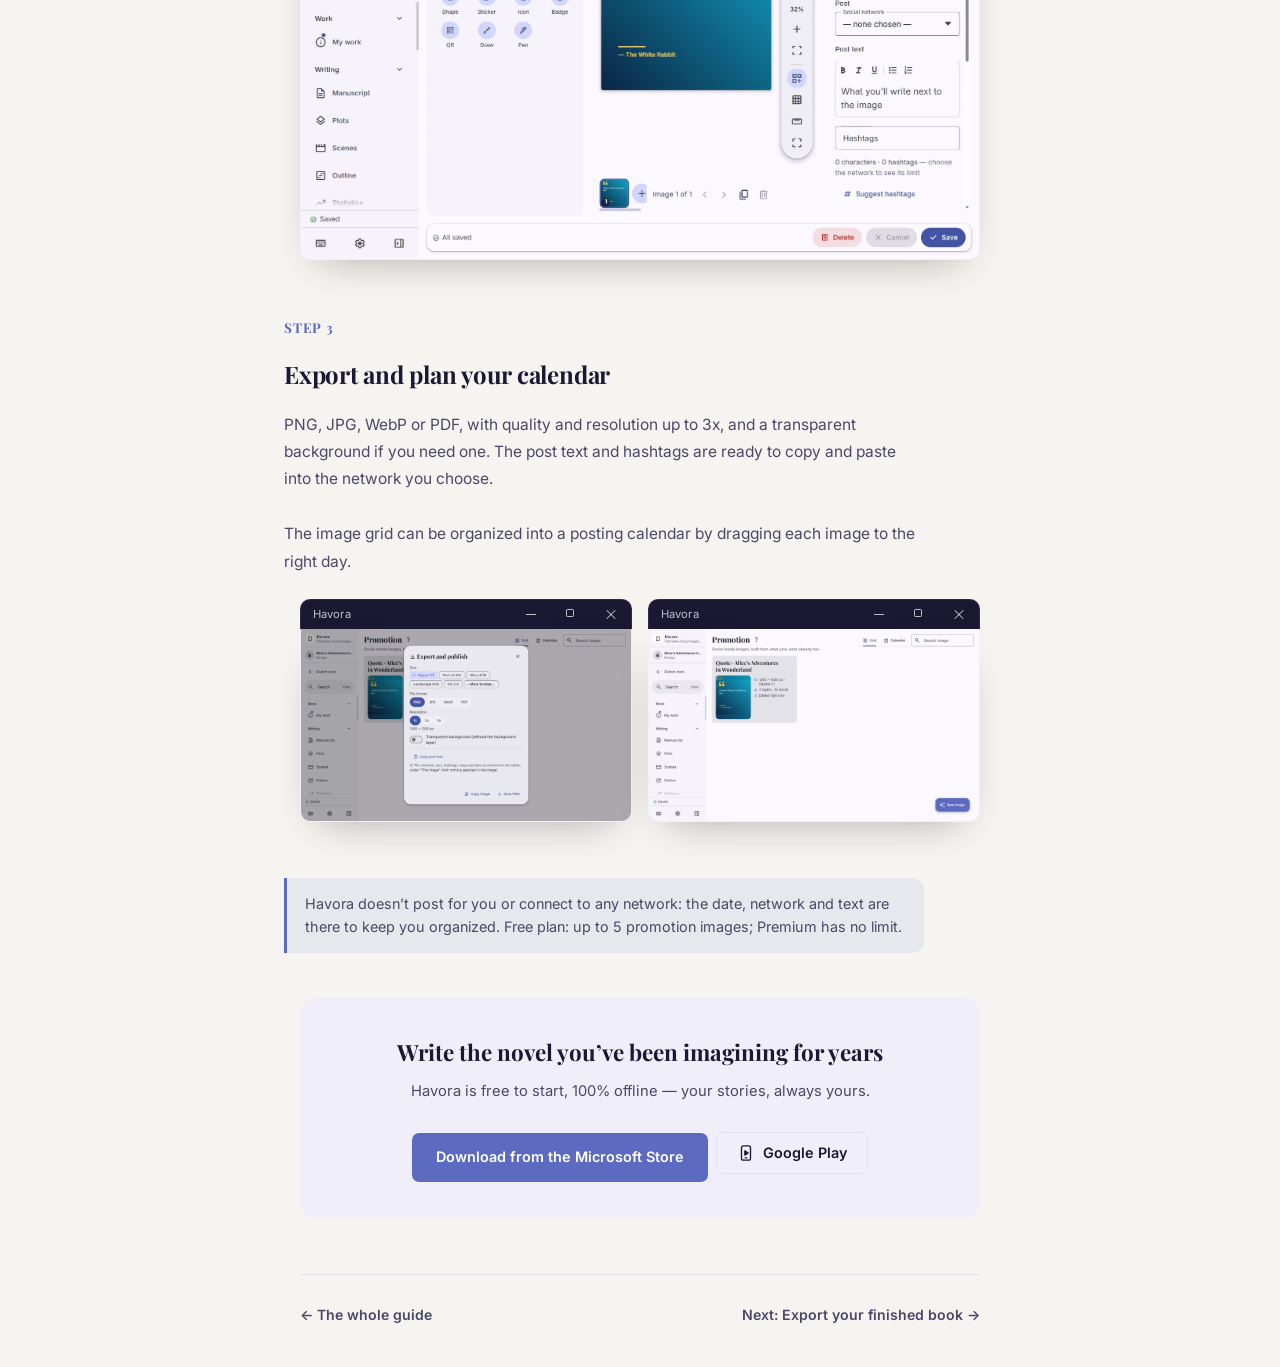
<file: guia/promociona-tu-obra.html>
<!DOCTYPE html>
<html lang="es">
<head>
<meta charset="UTF-8">
<meta name="viewport" content="width=device-width, initial-scale=1.0">
<title>Promociona tu obra en redes — Guía de Havora</title>
<meta name="description" content="Imágenes para Instagram, TikTok, Pinterest y el resto, armadas con lo que ya tiene tu obra — sin abrir ningún programa de diseño aparte.">
<link rel="icon" type="image/png" href="../assets/logo.png">
<link rel="preconnect" href="https://fonts.googleapis.com">
<link rel="preconnect" href="https://fonts.gstatic.com" crossorigin>
<link href="https://fonts.googleapis.com/css2?family=Playfair+Display:wght@700;900&family=Inter:wght@400;500;600;700&display=swap" rel="stylesheet">
<style>
:root{--bg:#f5f4f1;--bg2:#ffffff;--bg3:#f0eff9;--accent:#5c6bc0;--accent-h:#7e57c2;--text:#1a1832;--text2:#4a4866;--muted:#7a788f;--border:#e2e0ef;--sidebar:#1a1832;--r:12px;--serif:'Playfair Display',Georgia,serif;--sans:'Inter',system-ui,sans-serif}
@media(prefers-color-scheme:dark){:root:not([data-theme=light]){--bg:#0f0e1a;--bg2:#1a1832;--bg3:#221f38;--accent:#7c88d4;--accent-h:#9b83da;--text:#eceaf8;--text2:#b0adc8;--muted:#8c89a8;--border:#2d2a4a}}
:root[data-theme=dark]{--bg:#0f0e1a;--bg2:#1a1832;--bg3:#221f38;--accent:#7c88d4;--accent-h:#9b83da;--text:#eceaf8;--text2:#b0adc8;--muted:#8c89a8;--border:#2d2a4a}
:root[data-theme=light]{--bg:#f5f4f1;--bg2:#ffffff;--bg3:#f0eff9;--accent:#5c6bc0;--text:#1a1832;--text2:#4a4866;--muted:#7a788f;--border:#e2e0ef}
*,*::before,*::after{box-sizing:border-box;margin:0;padding:0}
html{scroll-behavior:smooth}
body{font-family:var(--sans);background:var(--bg);color:var(--text);line-height:1.7;font-size:1rem}
img{max-width:100%;display:block}
a{color:var(--accent);text-decoration:none}
a:hover{color:var(--accent-h)}

nav{background:var(--sidebar);border-bottom:1px solid rgba(255,255,255,.06);padding:14px 0;position:sticky;top:0;z-index:100}
.nav-inner{display:flex;align-items:center;justify-content:space-between;max-width:1080px;margin:0 auto;padding:0 24px;gap:16px}
.nav-logo{display:flex;align-items:center;gap:10px;color:#fff;font-family:var(--sans);font-size:1.05rem;font-weight:700;letter-spacing:.03em;text-decoration:none}
.wf-icon{width:32px;height:32px;flex-shrink:0;display:block}
.btn-nav-back{color:rgba(255,255,255,.55);font-size:.84rem;font-weight:500;padding:6px 14px;border-radius:7px;border:1px solid rgba(255,255,255,.1);transition:all .15s;text-decoration:none;display:inline-flex;align-items:center;gap:6px}
.btn-nav-back:hover{color:#fff;border-color:rgba(255,255,255,.25)}

.doc{max-width:760px;margin:0 auto;padding:60px 24px 40px}
.doc-eyebrow{font-size:.72rem;font-weight:700;letter-spacing:.14em;text-transform:uppercase;color:var(--accent);margin-bottom:10px}
.doc-title{font-family:var(--serif);font-size:clamp(2rem,4.5vw,3rem);font-weight:900;letter-spacing:-.03em;line-height:1.08;margin-bottom:14px;color:var(--text);text-wrap:balance}
.doc-sub{font-size:1rem;color:var(--text2);margin-bottom:8px;line-height:1.7;max-width:620px}
.doc-meta{display:flex;gap:14px;flex-wrap:wrap;font-size:.82rem;color:var(--muted);margin:20px 0 44px;padding-bottom:28px;border-bottom:1px solid var(--border)}
.doc-meta span{display:inline-flex;align-items:center;gap:6px}

.g-step{display:flex;flex-direction:column;gap:18px;margin-bottom:56px}
.g-step-num{font-family:var(--serif);font-size:.85rem;font-weight:700;color:var(--accent);letter-spacing:.06em}
.g-step h2{font-family:var(--serif);font-size:1.5rem;font-weight:700;letter-spacing:-.01em;color:var(--text);margin:2px 0 4px;line-height:1.25}
.g-step p{font-size:.97rem;color:var(--text2);line-height:1.75;max-width:640px}
.g-step p+p{margin-top:10px}
.g-shot{margin:6px auto 0;max-width:680px;width:100%}
/* barra de ventana estilo Windows (Havora solo existe para Windows y Android): título a la izquierda, minimizar/maximizar/cerrar a la derecha */
.g-chrome{background:var(--sidebar);border-radius:10px 10px 0 0;height:30px;padding-left:12px;display:flex;align-items:center;justify-content:space-between;border:1px solid rgba(255,255,255,.08);border-bottom:none;color:rgba(255,255,255,.72)}
.g-title{font-size:.7rem;letter-spacing:.01em}
.g-win{display:flex;height:100%}
.g-win i{position:relative;display:block;width:40px;height:100%}
.g-min::before{content:"";position:absolute;left:15px;top:50%;width:10px;height:1px;background:currentColor}
.g-max::before{content:"";position:absolute;left:15px;top:50%;width:8px;height:8px;margin-top:-5px;border:1px solid currentColor;border-radius:1.5px}
.g-close::before,.g-close::after{content:"";position:absolute;left:14px;top:50%;width:12px;height:1px;background:currentColor;transform:rotate(45deg)}
.g-close::after{transform:rotate(-45deg)}

.g-imgwrap{border:1px solid rgba(255,255,255,.08);border-top:none;border-radius:0 0 10px 10px;overflow:hidden;background:var(--bg3);box-shadow:0 16px 40px -20px rgba(0,0,0,.35)}
.g-imgwrap img{width:100%;height:auto;display:block}
.g-shots-pair{display:flex;gap:16px;flex-wrap:wrap;max-width:680px;margin:6px auto 0}
.g-shots-pair .g-shot{flex:1 1 300px;max-width:none;margin:0}

.g-tip{background:color-mix(in srgb,var(--accent) 9%,transparent);border-left:3px solid var(--accent);padding:14px 18px;border-radius:0 var(--r) var(--r) 0;margin:0 0 44px;font-size:.9rem;color:var(--text2);line-height:1.65;max-width:640px}
.g-tip b{color:var(--text)}

.g-cta{max-width:680px;margin:8px auto 0;padding:36px 32px;border-radius:16px;background:var(--bg3);text-align:center}
.g-cta h3{font-family:var(--serif);font-size:1.4rem;font-weight:700;color:var(--text);margin-bottom:8px}
.g-cta p{font-size:.92rem;color:var(--text2);margin-bottom:20px}
.btn-primary{background:var(--accent);color:#fff!important;font-weight:600;font-size:.9rem;padding:12px 24px;border-radius:7px;border:none;cursor:pointer;transition:background .15s,transform .15s;display:inline-block}
.btn-primary:hover{background:var(--accent-h);transform:translateY(-1px)}

.g-more{max-width:680px;margin:56px auto 0;padding-top:28px;border-top:1px solid var(--border);display:flex;justify-content:space-between;flex-wrap:wrap;gap:14px;font-size:.88rem}
.g-more a{color:var(--text2);font-weight:600}
.g-more a:hover{color:var(--accent)}

@media(max-width:640px){.doc{padding:40px 18px 30px}.g-cta{padding:28px 20px}}
</style>
<link rel="stylesheet" href="../css/stores.css">
</head>
<body>
<nav>
  <div class="nav-inner">
    <a href="../index.html" class="nav-logo">
      <svg class="wf-icon logo-svg" viewBox="0 0 36 36" xmlns="http://www.w3.org/2000/svg">
        <rect width="36" height="36" rx="7" fill="#5c6bc0"/>
        <path d="M5,18 Q5,5 18,5 Q31,5 31,18 Z" fill="white"/>
        <ellipse cx="12.5" cy="11.5" rx="4" ry="5.5" fill="#5c6bc0" opacity="0.65"/>
        <ellipse cx="23" cy="12.5" rx="3.5" ry="4.5" fill="#5c6bc0" opacity="0.65"/>
        <line x1="5" y1="18" x2="31" y2="18" stroke="rgba(255,255,255,.35)" stroke-width="0.8"/>
        <path d="M3.5,20.5 L32.5,20.5 L29,26.5 L7,26.5 Z" fill="white"/>
        <path d="M3.5,20.5 Q0.5,21.5 2,25 L7,26.5 Z" fill="white"/>
        <rect x="13.5" y="26.5" width="9" height="5.5" rx="1" fill="white"/>
        <rect x="9.5" y="32" width="17" height="3.5" rx="1.5" fill="white"/>
      </svg>
      <img class="wf-icon logo-png" src="../assets/logo.png" alt="" style="display:none;border-radius:7px">
      Havora
    </a>
    <div style="display:flex;align-items:center;gap:10px"><span data-lang-switch></span><a href="index.html" class="btn-nav-back">← Toda la guía</a></div>
  </div>
</nav>
<div class="doc">
  <div class="doc-eyebrow">GUÍA · PROMOCIÓN</div>
  <h1 class="doc-title">Promociona tu obra en redes</h1>
  <p class="doc-sub">Imágenes para Instagram, TikTok, Pinterest y el resto, armadas con lo que ya tiene tu obra — sin abrir ningún programa de diseño aparte.</p>
  <div class="doc-meta"><span>📖 3 min de lectura</span><span>🖥️ Capturas reales de la app</span></div>
  <div class="g-step"><div class="g-step-num">PASO 1</div><h2>Elige una plantilla</h2><p>Más de 30 diseños propios, listos para usar y ordenados por tema: lanzamiento, citas, personajes, mundo, reseñas, intriga, capítulos, sagas, carrusel y más. Filtra también por formato: vertical, cuadrado, historia o pin.</p><div class="g-shot"><div class="g-chrome"><span class="g-title">Havora</span><span class="g-win" aria-hidden="true"><i class="g-min"></i><i class="g-max"></i><i class="g-close"></i></span></div><div class="g-imgwrap"><img src="../assets/guia/promo-templates.webp" data-src-en="../assets/guia/promo-templates-en.webp" alt="Galería de plantillas de Promoción en Havora" loading="lazy"></div></div></div>
<div class="g-step"><div class="g-step-num">PASO 2</div><h2>Personaliza con tus propios datos</h2><p>La plantilla ya trae la portada de tu obra, tu paleta de colores y tus tipografías — casi siempre alcanza con cambiar el texto. Esta imagen, por ejemplo, usa una cita real del primer capítulo del manuscrito.</p><p>El editor completo está siempre a un clic: fondo (color, degradé, tu propia imagen o el banco de Havora, con filtros y velo), texto con formato por partes, formas, stickers, íconos, código QR y dibujo a mano alzada.</p><div class="g-shot"><div class="g-chrome"><span class="g-title">Havora</span><span class="g-win" aria-hidden="true"><i class="g-min"></i><i class="g-max"></i><i class="g-close"></i></span></div><div class="g-imgwrap"><img src="../assets/guia/promo-editor.webp" data-src-en="../assets/guia/promo-editor-en.webp" alt="Editor de Promoción de Havora con una cita del manuscrito" loading="lazy"></div></div></div>
<div class="g-step"><div class="g-step-num">PASO 3</div><h2>Exporta y organiza tu calendario</h2><p>PNG, JPG, WebP o PDF, con calidad y resolución hasta 3x, y fondo transparente si lo necesitas. El texto de la publicación y los hashtags quedan listos para copiar y pegar en la red que elijas.</p><p>La grilla de imágenes se puede organizar en un calendario de publicación, arrastrando cada una al día que corresponda.</p><div class="g-shots-pair"><div class="g-shot"><div class="g-chrome"><span class="g-title">Havora</span><span class="g-win" aria-hidden="true"><i class="g-min"></i><i class="g-max"></i><i class="g-close"></i></span></div><div class="g-imgwrap"><img src="../assets/guia/promo-export.webp" data-src-en="../assets/guia/promo-export-en.webp" alt="Panel de exportar y publicar de Promoción" loading="lazy"></div></div><div class="g-shot"><div class="g-chrome"><span class="g-title">Havora</span><span class="g-win" aria-hidden="true"><i class="g-min"></i><i class="g-max"></i><i class="g-close"></i></span></div><div class="g-imgwrap"><img src="../assets/guia/promo-grid.webp" data-src-en="../assets/guia/promo-grid-en.webp" alt="Grilla de imágenes de Promoción con estadísticas" loading="lazy"></div></div></div></div>
  <div class="g-tip">Havora no publica por ti ni se conecta a ninguna red: la fecha, la red y el texto son para organizarte. Plan gratis: hasta 5 imágenes de promoción; Premium sin límite.</div>
  <div class="g-cta"><h3>Escribe la novela que llevas años imaginando</h3><p>Havora es gratis para empezar, 100% offline — tus historias, siempre tuyas.</p><a href="https://apps.microsoft.com/detail/9NND2741FJHK" class="btn-primary" target="_blank" rel="noopener">Consíguelo en Microsoft Store</a> <a href="https://play.google.com/store/apps/details?id=com.havora.wb" class="play-btn" target="_blank" rel="noopener"><svg viewBox="0 0 24 24" fill="none" stroke="currentColor" stroke-width="1.8" stroke-linecap="round" stroke-linejoin="round" aria-hidden="true"><rect x="6" y="2.5" width="12" height="19" rx="2.5"/><path d="M10.5 9.2v5.6l4.4-2.8z" fill="currentColor"/><line x1="11" y1="18.5" x2="13" y2="18.5"/></svg> Google Play</a></div>
  <div class="g-more">
    <a href="index.html">← Toda la guía</a>
    <a href="exporta-tu-libro.html">Siguiente: Exporta tu libro terminado →</a>
  </div>
</div>
<!-- Idioma (español / inglés): ver js/i18n.js -->
<script src="../js/i18n-en.js"></script>
<script src="../js/i18n.js"></script>
</body>
</html>
</file>
<file: css/stores.css>
/* Botones de las tiendas (Google Play) — compartido por el inicio y la guía.
   No usa el logo oficial de Google Play: ícono propio de celular + el nombre de la tienda en texto.
   .play-badge: mismo tamaño y colores que la insignia de Microsoft Store (216 × 59, fondo #202020 en
   tema claro y #FDFDFD en tema oscuro), para que las dos se lean como un par.
   .play-btn: botón de contorno, para donde el botón de Microsoft Store es un .btn-primary. */
.play-badge{display:inline-flex;align-items:center;gap:12px;width:216px;height:59px;padding:0 18px;border-radius:7px;background:#202020;color:#fff!important;text-decoration:none;font-family:var(--sans,system-ui,sans-serif);border:1px solid rgba(0,0,0,.1);transition:transform .15s,box-shadow .15s;box-sizing:border-box}
.play-badge:hover{transform:translateY(-1px);box-shadow:0 6px 16px color-mix(in srgb,var(--accent,#5c6bc0) 35%,transparent)}
.play-badge svg{width:26px;height:26px;flex-shrink:0}
.play-badge-text{display:flex;flex-direction:column;line-height:1.1;text-align:left}
.play-badge-text small{font-size:.66rem;font-weight:500;letter-spacing:.02em;opacity:.85}
.play-badge-text b{font-size:1.18rem;font-weight:600;letter-spacing:-.01em}
@media(prefers-color-scheme:dark){:root:not([data-theme=light]) .play-badge{background:#fdfdfd;color:#000!important;border-color:rgba(0,0,0,.06)}}
:root[data-theme=dark] .play-badge{background:#fdfdfd;color:#000!important;border-color:rgba(0,0,0,.06)}
@media(prefers-reduced-motion:reduce){.play-badge{transition:none}.play-badge:hover{transform:none}}

.play-btn{display:inline-flex;align-items:center;justify-content:center;gap:8px;font-family:var(--sans,system-ui,sans-serif);font-weight:600;font-size:.9rem;line-height:1;padding:12px 22px;border-radius:7px;border:1px solid var(--border,#e2e0ef);color:var(--text,#1a1832)!important;text-decoration:none;transition:border-color .15s,color .15s}
.play-btn:hover{border-color:var(--muted,#7a788f)}
.play-btn svg{width:18px;height:18px;flex-shrink:0}
.cta-final .play-btn{color:#fff!important;border-color:rgba(255,255,255,.25);font-size:1rem;padding:13px 28px}
.cta-final .play-btn:hover{border-color:rgba(255,255,255,.55)}
.g-cta .play-btn{margin:8px 0 0 4px;padding:11px 20px}
</file>
